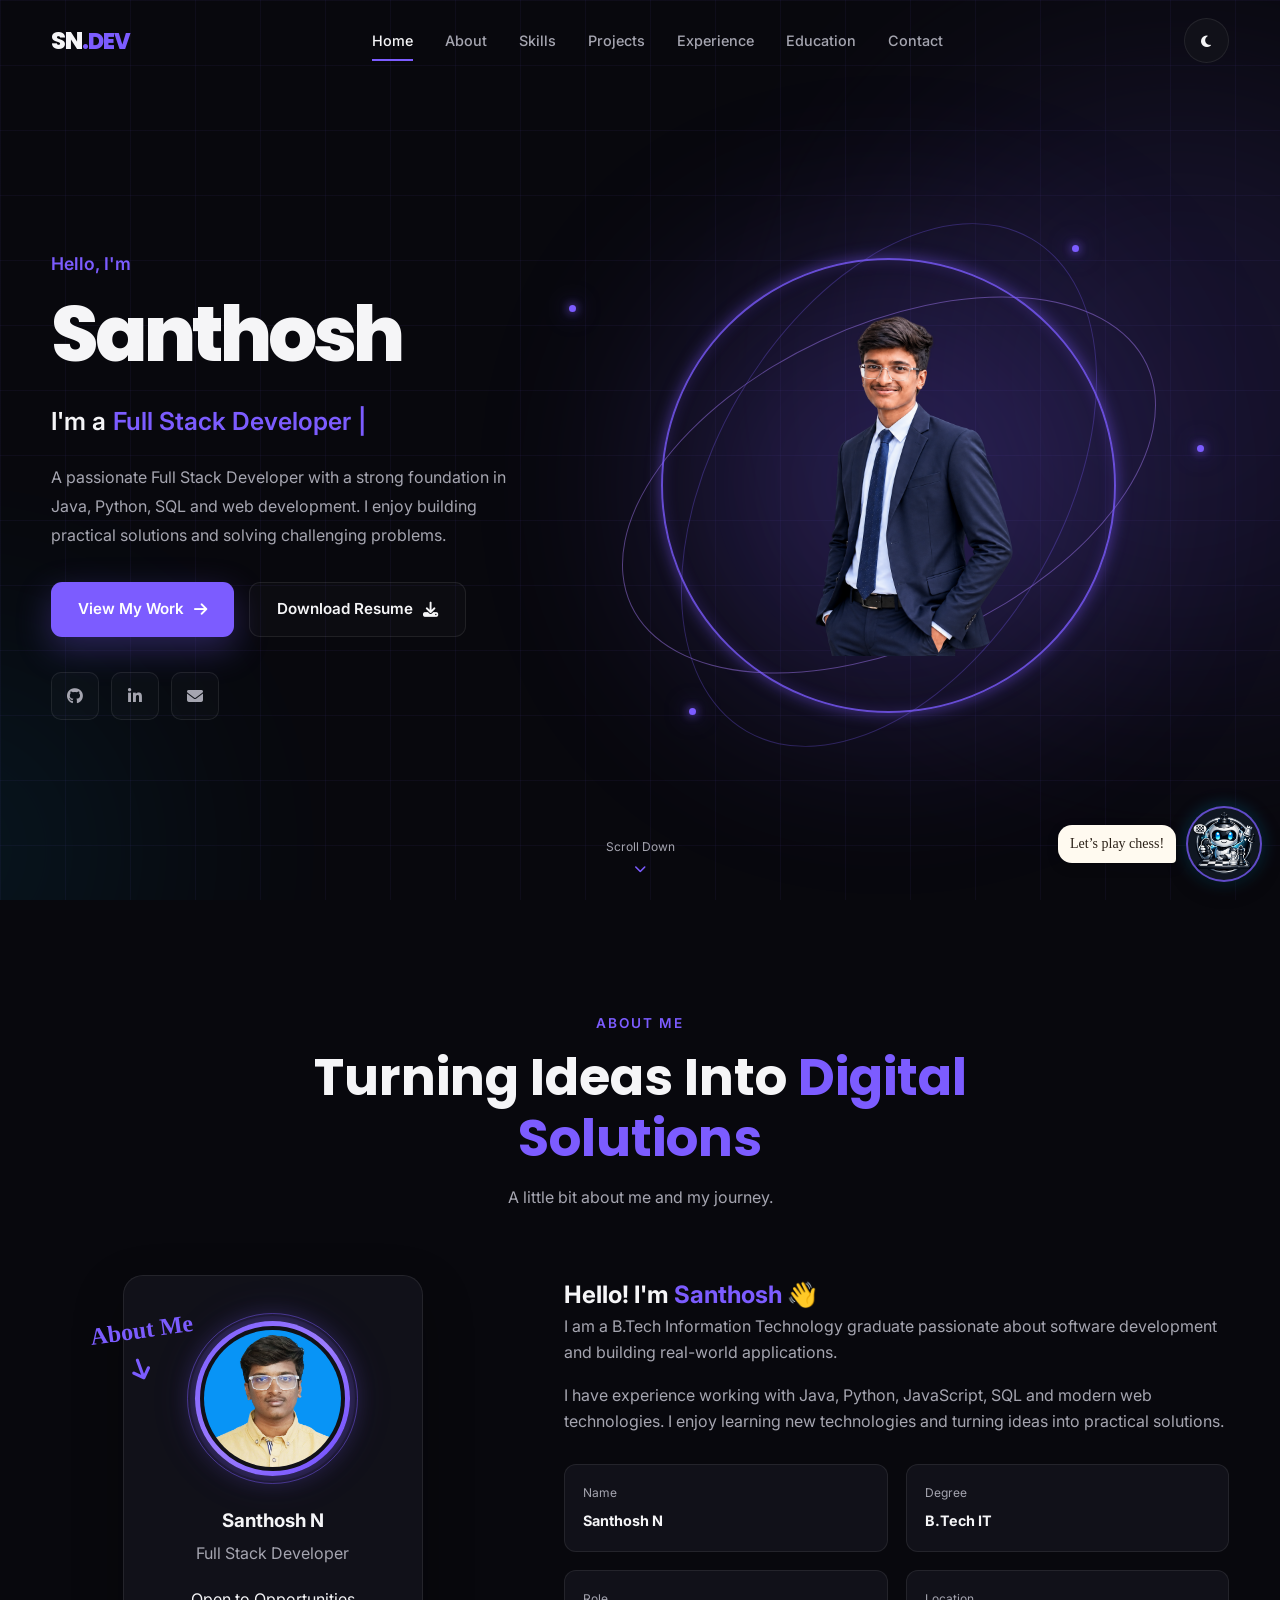
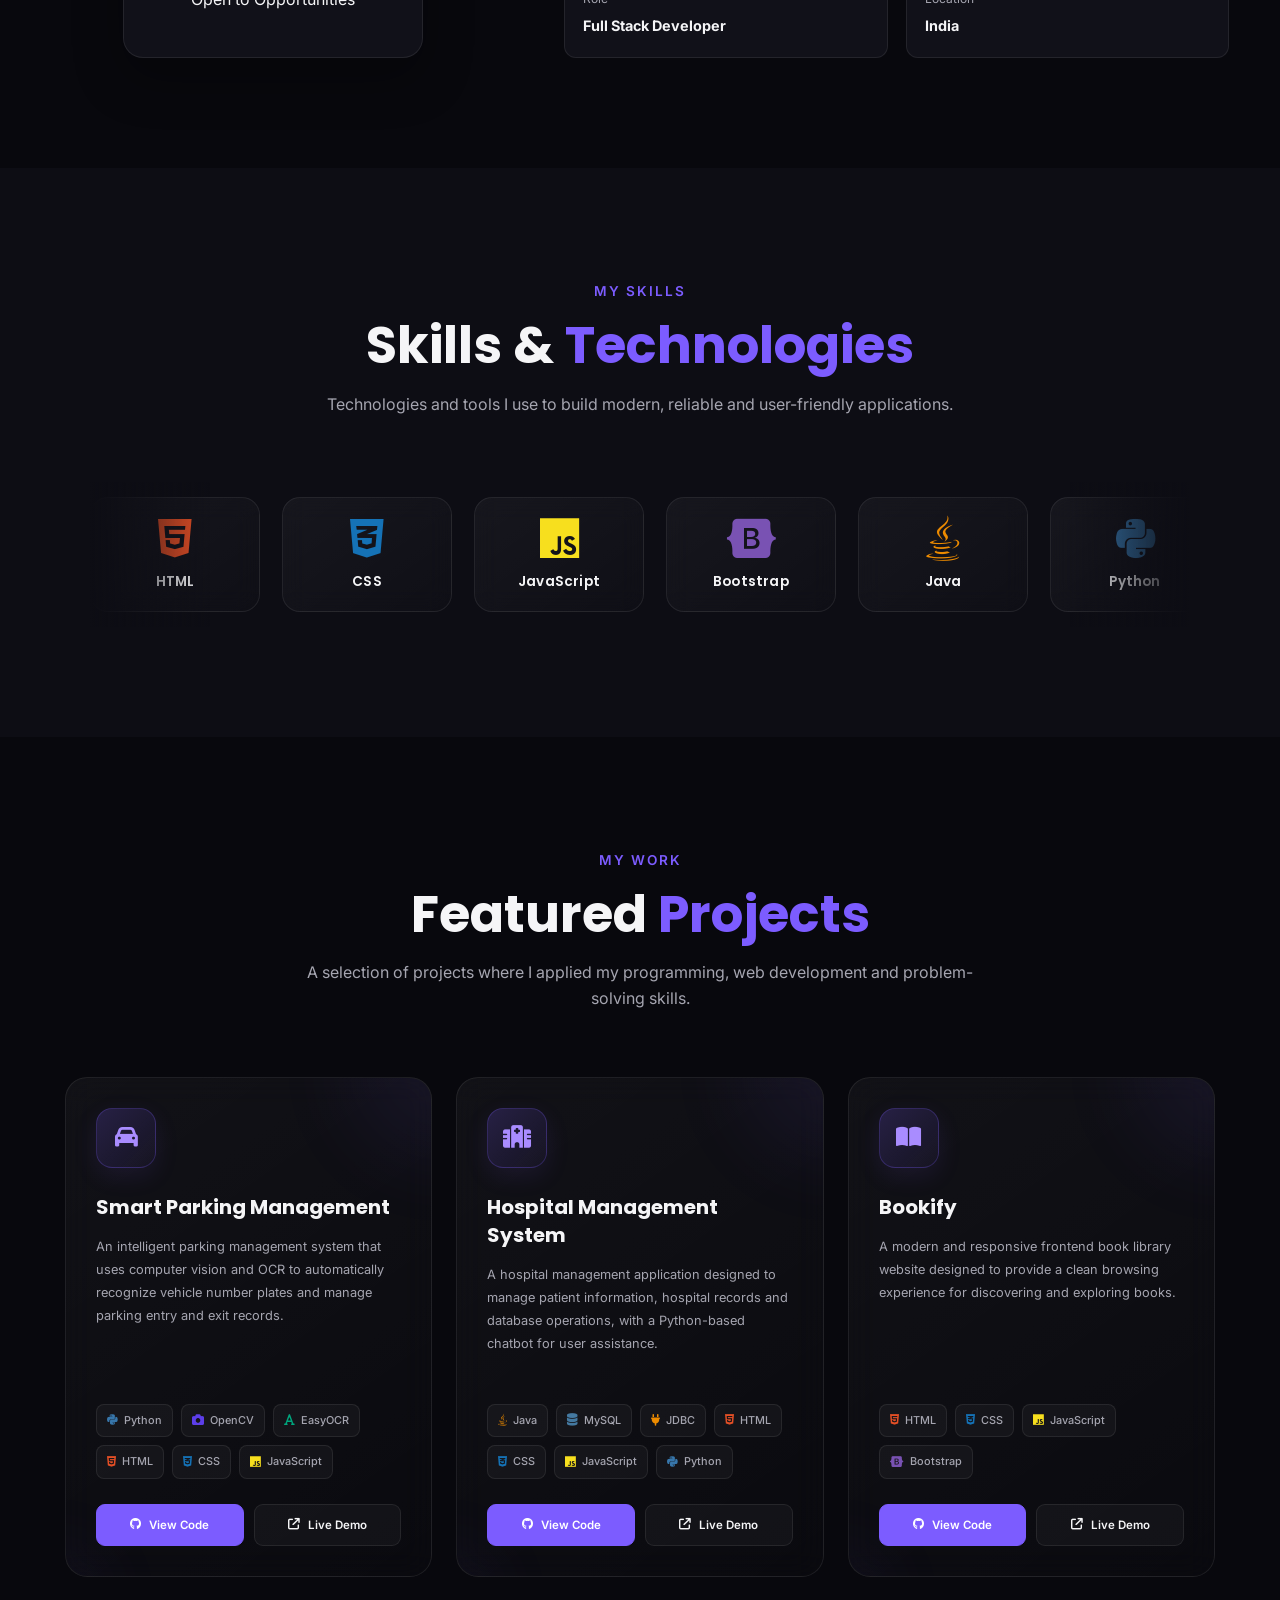
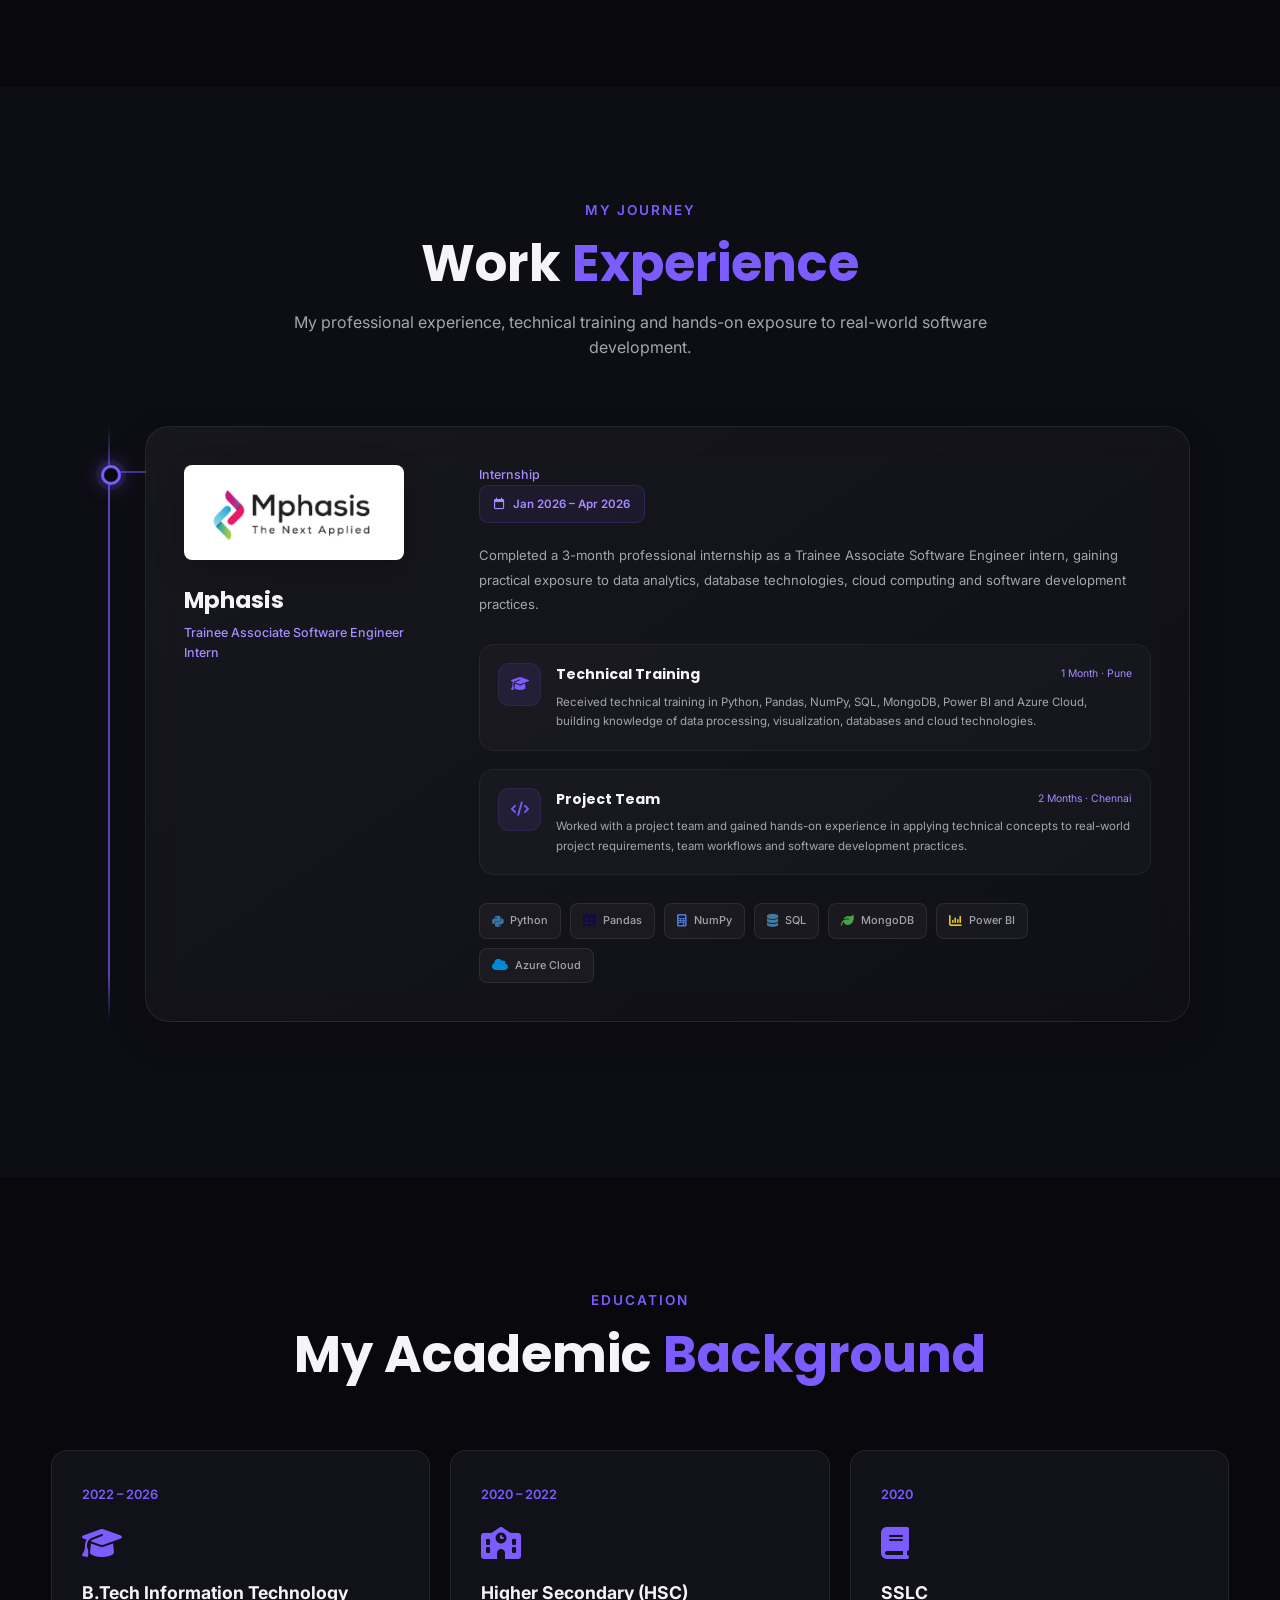
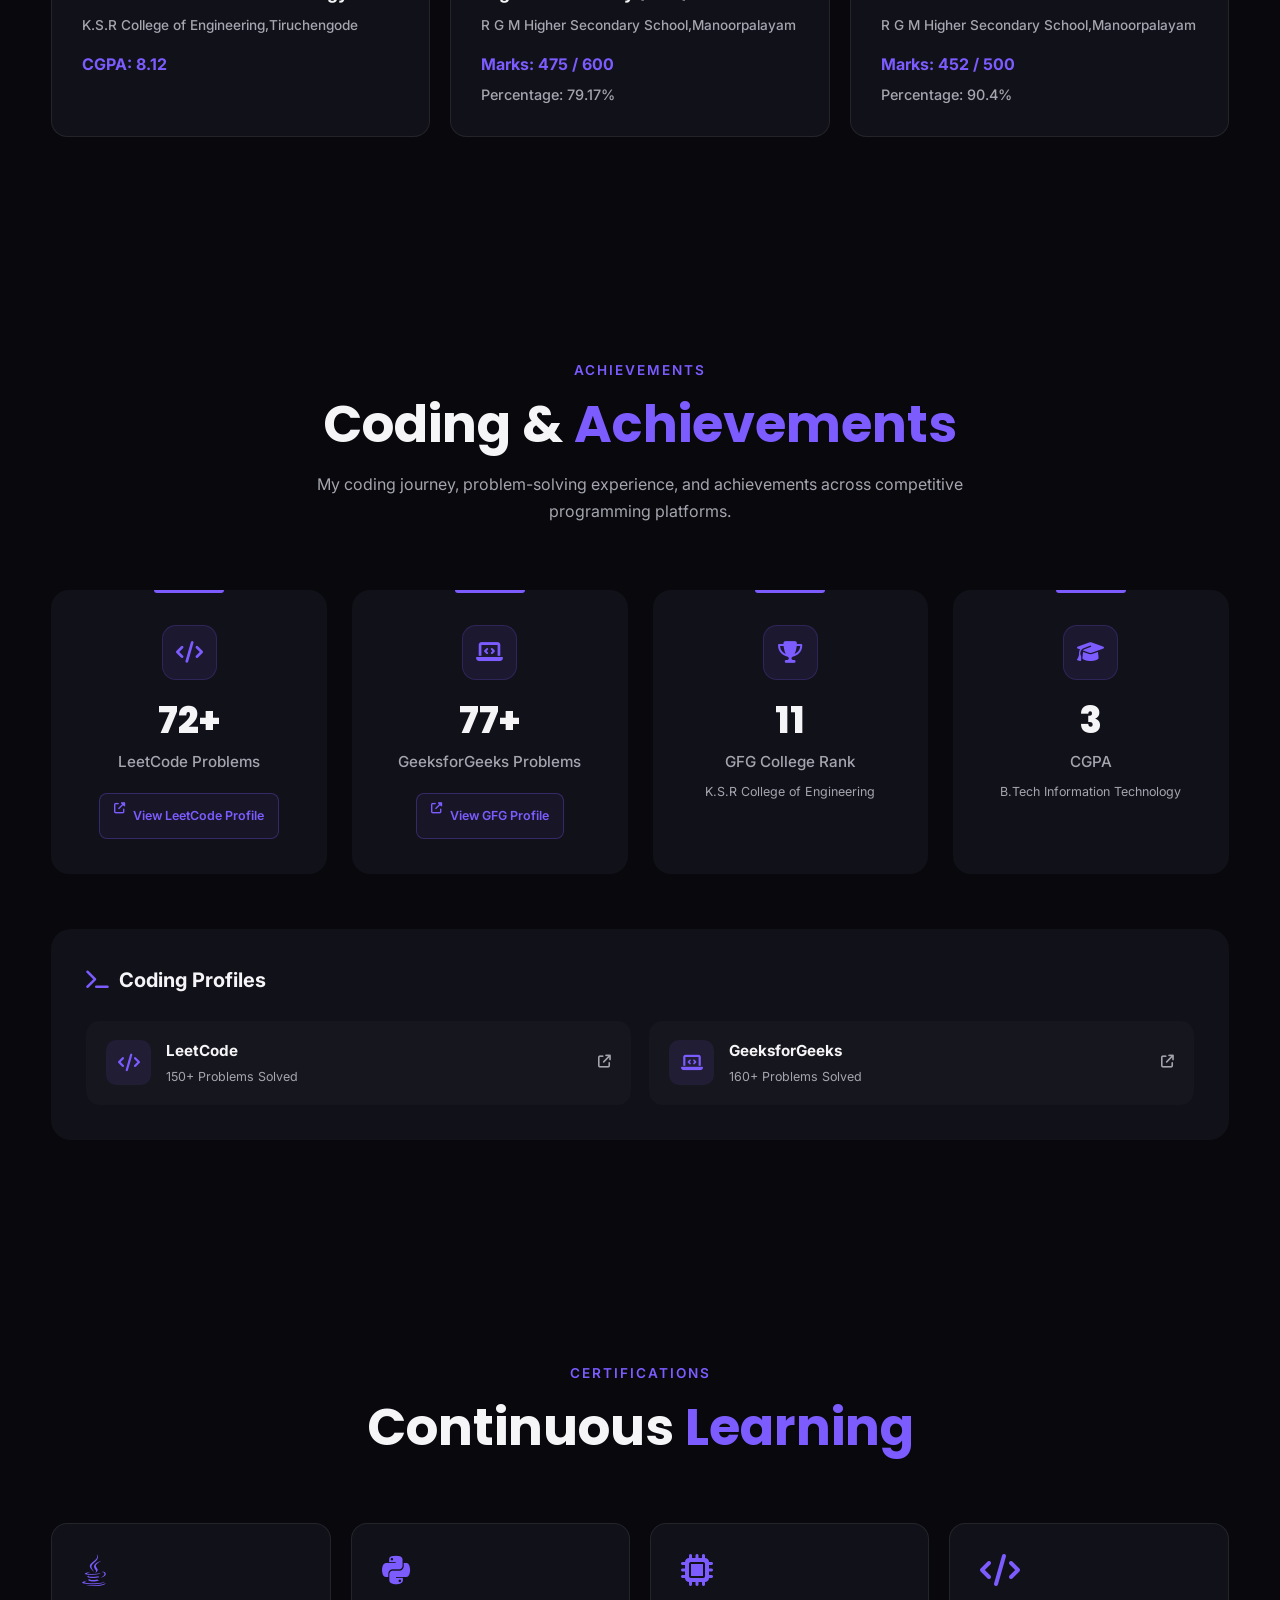
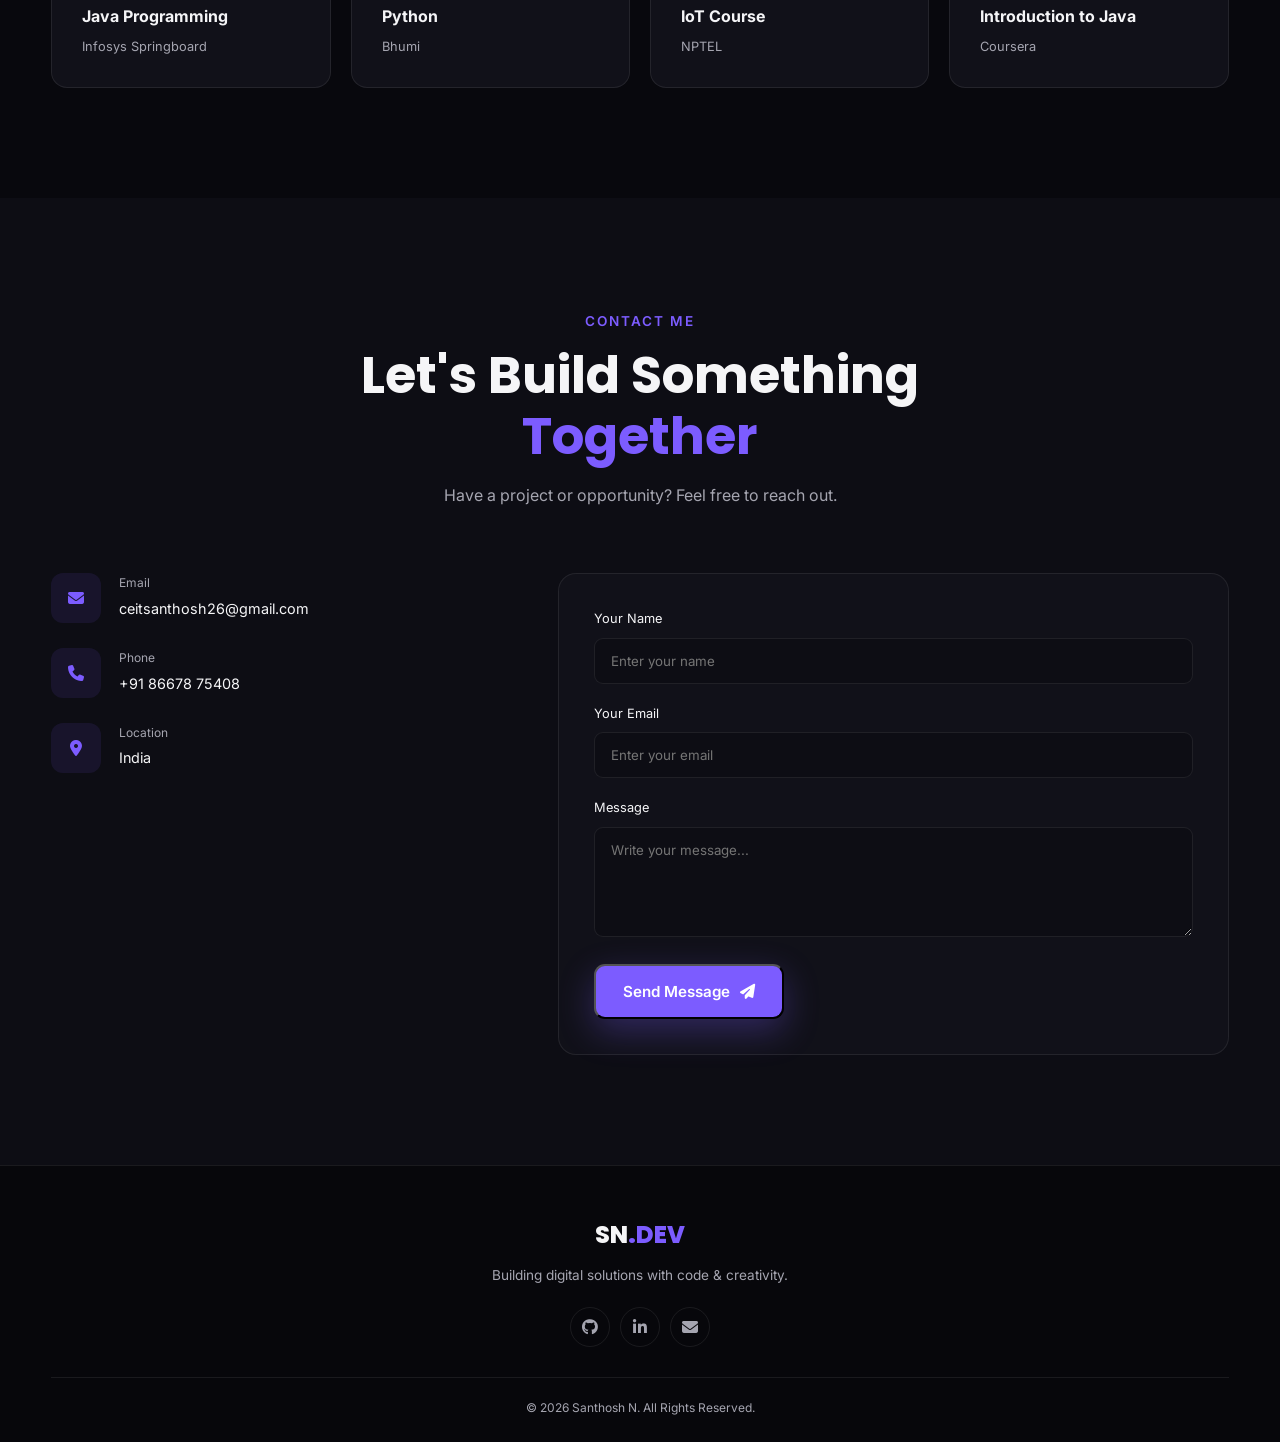
<file: index.html>
<!DOCTYPE html>
<html lang="en">

<head>
    <meta charset="UTF-8">
    
    <meta name="viewport"
          content="width=device-width, initial-scale=1.0">

    <!-- ================= SEO ================= -->

<title>Santhosh Dev | Full Stack Developer | Portfolio</title>

<meta name="description"
      content="Santhosh Dev (Santhosh N) is a Full Stack Developer from India specializing in Java, Python, JavaScript, SQL and modern web development. Explore his portfolio, projects, skills and experience.">

<meta name="keywords"
      content="Santhosh Dev, Santhosh N, Santhosh N developer, Santhosh Dev portfolio, Santhosh Full Stack Developer, Santhosh software developer, Full Stack Developer, Java Developer, Python Developer, Web Developer">

<meta name="author"
      content="Santhosh Dev">

<meta name="robots"
      content="index, follow">

<link rel="canonical"
      href="https://sn.is-a.dev/">

<!-- ================= OPEN GRAPH ================= -->

<meta property="og:type"
      content="website">

<meta property="og:title"
      content="Santhosh Dev | Full Stack Developer">

<meta property="og:description"
      content="Official portfolio of Santhosh Dev (Santhosh N), Full Stack Developer specializing in Java, Python, JavaScript, SQL and web development.">

<meta property="og:url"
      content="https://sn.is-a.dev/">

<meta property="og:site_name"
      content="Santhosh Dev Portfolio">

<!-- ================= TWITTER ================= -->

<meta name="twitter:card"
      content="summary_large_image">

<meta name="twitter:title"
      content="Santhosh Dev | Full Stack Developer">

<meta name="twitter:description"
      content="Official portfolio of Santhosh Dev (Santhosh N), Full Stack Developer from India.">

<!-- ================= END SEO ================= -->
 <!-- ================= PERSON STRUCTURED DATA ================= -->

<script type="application/ld+json">
{
  "@context": "https://schema.org",
  "@type": "Person",
  "name": "Santhosh Dev",
  "alternateName": "Santhosh N",
  "url": "https://sn.is-a.dev/",
  "jobTitle": "Full Stack Developer",
  "description": "Full Stack Developer specializing in Java, Python, JavaScript, SQL and modern web development.",
  "sameAs": [
    "https://github.com/N-SANTHOSH-Dev",
    "https://www.linkedin.com/in/santhosh-n-474422269/",
    "https://leetcode.com/u/santhosh_192004/",
    "https://www.geeksforgeeks.org/profile/ceitsanti77c"
  ],
  "knowsAbout": [
    "Full Stack Development",
    "Java",
    "Python",
    "JavaScript",
    "SQL",
    "Web Development",
    "Database Development",
    "Power BI",
    "Azure"
  ]
}
</script>

<!-- ================= END STRUCTURED DATA ================= -->
 <meta name="google-site-verification" content="x_hC-AsUGVdplAzcW-EBVG7EeS2JRo3RvLSJDAO2GO0" />

    <!-- Google Fonts -->
    <link rel="preconnect" href="https://fonts.googleapis.com">

    <link rel="preconnect"
          href="https://fonts.gstatic.com"
          crossorigin>

    <link href="https://fonts.googleapis.com/css2?family=Inter:wght@400;500;600;700;800&family=Poppins:wght@400;500;600;700;800&display=swap"
          rel="stylesheet">

    <!-- Font Awesome -->
    <link rel="stylesheet"
          href="https://cdnjs.cloudflare.com/ajax/libs/font-awesome/6.5.2/css/all.min.css">

    <!-- CSS -->
    <link rel="stylesheet" href="style.css">
</head>


<body>

    <!-- ================= PRELOADER ================= -->

    <div class="preloader" id="preloader">
        <div class="loader-logo">SN<span>.DEV</span></div>
        <div class="loader-line"></div>
    </div>


    <!-- ================= NAVBAR ================= -->
     <a href="chess.html" id="sandy-bot" aria-label="Play chess with Sandy">
  <span class="sb-bubble">Let’s play chess!</span>
  <span class="sb-icon"><img src="assets/chess bot icon.png" alt="Chess-playing bot mascot"></span>
</a>

    <header class="header" id="header">

        <div class="container nav-container">

            <!-- Logo -->
            <a href="#home" class="logo">
                <span>SN</span><em>.DEV</em>
            </a>


            <!-- Navigation -->
            <nav class="navbar" id="navbar">

                <a href="#home" class="nav-link active">
                    Home
                </a>

                <a href="#about" class="nav-link">
                    About
                </a>

                <a href="#skills" class="nav-link">
                    Skills
                </a>

                <a href="#projects" class="nav-link">
                    Projects
                </a>

                <a href="#experience" class="nav-link">
                    Experience
                </a>

                <a href="#education" class="nav-link">
                    Education
                </a>

                <a href="#contact" class="nav-link">
                    Contact
                </a>

            </nav>


            <!-- Theme Toggle -->
            <button class="theme-toggle"
                    id="theme-toggle"
                    aria-label="Toggle theme">

                <i class="fas fa-moon"></i>

            </button>


            <!-- Mobile Menu -->
            <button class="menu-toggle"
                    id="menu-toggle"
                    aria-label="Open menu">

                <span></span>
                <span></span>
                <span></span>

            </button>

        </div>

    </header>



    <!-- ================= HERO ================= -->

    <section id="home" class="hero">

        <div class="hero-bg">

            <div class="hero-grid"></div>

            <div class="hero-glow hero-glow-left"></div>

            <div class="hero-glow hero-glow-right"></div>

        </div>


        <div class="container hero-container">


            <!-- LEFT SIDE -->

            <div class="hero-content reveal">

                <div class="hero-greeting">
                    Hello, I'm
                </div>


                <h1>
                    Santhosh
                    <span></span>
                </h1>


                <div class="hero-role">

                    <span>I'm a</span>

                    <span id="typing-text">
                        Full Stack Developer
                    </span>

                    <span class="typing-cursor">|</span>

                </div>


                <p class="hero-description">

                    A passionate Full Stack Developer with a strong
                    foundation in Java, Python, SQL and web development.
                    I enjoy building practical solutions and solving
                    challenging problems.

                </p>


                <div class="hero-buttons">

                    <a href="#projects"
                       class="btn btn-primary">

                        View My Work

                        <i class="fas fa-arrow-right"></i>

                    </a>


                    <a href="assets/resume.pdf"
                       class="btn btn-outline"
                       download>

                        Download Resume

                        <i class="fas fa-download"></i>

                    </a>

                </div>


                <!-- Social -->

                <div class="hero-social">

                    <a href="https://github.com/N-SANTHOSN-Dev"
                       target="_blank"
                       rel="noopener noreferrer"
                       aria-label="GitHub">

                        <i class="fab fa-github"></i>

                    </a>


                    <a href="https://www.linkedin.com/in/santhosh-n-474422269/"
                       target="_blank"
                       rel="noopener noreferrer"
                       aria-label="LinkedIn">

                        <i class="fab fa-linkedin-in"></i>

                    </a>


                    <a href="mailto:ceitsanthosh26@gmail.com"
                       aria-label="Email">

                        <i class="fas fa-envelope"></i>

                    </a>

                </div>

            </div>



           <!-- ================= RIGHT SIDE PHOTO ================= -->

<div class="hero-visual reveal">

    <div class="photo-wrapper">

        <!-- Background Glow -->
        <div class="photo-glow"></div>


        <!-- Animated Purple Rings -->
        <div class="photo-orbit orbit-one"></div>
        <div class="photo-orbit orbit-two"></div>
        <div class="photo-orbit orbit-three"></div>


        <!-- Profile Photo -->
        <div class="profile-image-container">

            <img
                src="assets/photo.png"
                alt="Santhosh N - Full Stack Developer"
                class="profile-image"
            >

        </div>


        <!-- Floating Particles -->
        <span class="particle particle-one"></span>
        <span class="particle particle-two"></span>
        <span class="particle particle-three"></span>
        <span class="particle particle-four"></span>

    </div>

</div>

        </div>


        <!-- Scroll -->

        <a href="#about" class="scroll-down">

            <span>Scroll Down</span>

            <i class="fas fa-chevron-down"></i>

        </a>

    </section>



    <!-- ================= ABOUT ================= -->

    <section id="about" class="section">

        <div class="container">

            <div class="section-heading reveal">

                <span class="section-tag">
                    About Me
                </span>

                <h2>
                    Turning Ideas Into
                    <span>Digital Solutions</span>
                </h2>

                <p>
                    A little bit about me and my journey.
                </p>

            </div>


            <div class="about-grid">


                <div class="about-image reveal">

                    <div class="about-card">

    <div class="about-avatar">
        <img src="assets/image.jpeg" alt="Santhosh N">

        <div class="about-me-label">
            <span>About Me</span>
            <i class="fas fa-arrow-down"></i>
        </div>
    </div>

    <h3>Santhosh N</h3>

    <p>Full Stack Developer</p>

    <div class="availability">
        <span></span>
        Open to Opportunities
    </div>

</div>

                </div>



                <div class="about-content reveal">

                    <h2 class="hello-animation">
    Hello! I'm <span>Santhosh</span> <span class="wave">👋</span>
</h2>

                    <p>
                        I am a B.Tech Information Technology graduate
                        passionate about software development and
                        building real-world applications.
                    </p>

                    <p>
                        I have experience working with Java, Python,
                        JavaScript, SQL and modern web technologies.
                        I enjoy learning new technologies and turning
                        ideas into practical solutions.
                    </p>


                    <div class="about-info">

                        <div>
                            <span>Name</span>
                            <strong>Santhosh N</strong>
                        </div>

                        <div>
                            <span>Degree</span>
                            <strong>B.Tech IT</strong>
                        </div>

                        <div>
                            <span>Role</span>
                            <strong>Full Stack Developer</strong>
                        </div>

                        <div>
                            <span>Location</span>
                            <strong>India</strong>
                        </div>

                    </div>

                </div>

            </div>

        </div>

    </section>



    <!-- =========================
     SKILLS SECTION
========================= -->
<section class="section section-alt" id="skills">

    <div class="container">

        <div class="section-heading reveal">
            <span class="section-tag">My Skills</span>

            <h2>
                Skills & <span>Technologies</span>
            </h2>

            <p>
                Technologies and tools I use to build modern,
                reliable and user-friendly applications.
            </p>
        </div>


        <div class="skills-slider reveal">

            <div class="skills-track">

                <!-- HTML -->
                <div class="skill-slide">
                    <i class="fab fa-html5 html-icon"></i>
                    <span>HTML</span>
                </div>

                <!-- CSS -->
                <div class="skill-slide">
                    <i class="fab fa-css3-alt css-icon"></i>
                    <span>CSS</span>
                </div>

                <!-- JAVASCRIPT -->
                <div class="skill-slide">
                    <i class="fab fa-js js-icon"></i>
                    <span>JavaScript</span>
                </div>

                <!-- BOOTSTRAP -->
                <div class="skill-slide">
                    <i class="fab fa-bootstrap bootstrap-icon"></i>
                    <span>Bootstrap</span>
                </div>

                <!-- JAVA -->
                <div class="skill-slide">
                    <i class="fab fa-java java-icon"></i>
                    <span>Java</span>
                </div>

                <!-- PYTHON -->
                <div class="skill-slide">
                    <i class="fab fa-python python-icon"></i>
                    <span>Python</span>
                </div>

                <!-- SQL -->
                <div class="skill-slide">
                    <i class="fas fa-database sql-icon"></i>
                    <span>SQL</span>
                </div>

                <!-- POWER BI -->
                <div class="skill-slide">
                    <i class="fas fa-chart-column powerbi-icon"></i>
                    <span>Power BI</span>
                </div>

                <!-- POSTMAN -->
                <div class="skill-slide">
                    <i class="fas fa-paper-plane postman-icon"></i>
                    <span>Postman</span>
                </div>

                <!-- GIT -->
                <div class="skill-slide">
                    <i class="fab fa-git-alt git-icon"></i>
                    <span>Git</span>
                </div>

                <!-- GITHUB -->
                <div class="skill-slide">
                    <i class="fab fa-github github-icon"></i>
                    <span>GitHub</span>
                </div>

                <!-- VS CODE -->
                <div class="skill-slide">
                    <i class="fas fa-code vscode-icon"></i>
                    <span>VS Code</span>
                </div>


                <!-- DUPLICATE SET FOR SEAMLESS LOOP -->

                <div class="skill-slide">
                    <i class="fab fa-html5 html-icon"></i>
                    <span>HTML</span>
                </div>

                <div class="skill-slide">
                    <i class="fab fa-css3-alt css-icon"></i>
                    <span>CSS</span>
                </div>

                <div class="skill-slide">
                    <i class="fab fa-js js-icon"></i>
                    <span>JavaScript</span>
                </div>

                <div class="skill-slide">
                    <i class="fab fa-bootstrap bootstrap-icon"></i>
                    <span>Bootstrap</span>
                </div>

                <div class="skill-slide">
                    <i class="fab fa-java java-icon"></i>
                    <span>Java</span>
                </div>

                <div class="skill-slide">
                    <i class="fab fa-python python-icon"></i>
                    <span>Python</span>
                </div>

                <div class="skill-slide">
                    <i class="fas fa-database sql-icon"></i>
                    <span>SQL</span>
                </div>

                <div class="skill-slide">
                    <i class="fas fa-chart-column powerbi-icon"></i>
                    <span>Power BI</span>
                </div>

                <div class="skill-slide">
                    <i class="fas fa-paper-plane postman-icon"></i>
                    <span>Postman</span>
                </div>

                <div class="skill-slide">
                    <i class="fab fa-git-alt git-icon"></i>
                    <span>Git</span>
                </div>

                <div class="skill-slide">
                    <i class="fab fa-github github-icon"></i>
                    <span>GitHub</span>
                </div>

                <div class="skill-slide">
                    <i class="fas fa-code vscode-icon"></i>
                    <span>VS Code</span>
                </div>

            </div>

        </div>

    </div>

</section> 

<!-- =========================
     PROJECTS SECTION
========================= -->

<section class="section" id="projects">

    <div class="container">

        <!-- SECTION HEADING -->
        <div class="section-heading reveal">

            <span class="section-tag">
                My Work
            </span>

            <h2>
                Featured <span>Projects</span>
            </h2>

            <p>
                A selection of projects where I applied my
                programming, web development and problem-solving skills.
            </p>

        </div>


        <!-- =========================
             PROJECTS GRID
        ========================= -->

        <div class="projects-grid">


            <!-- =================================================
                 PROJECT 01
            ================================================== -->

            <article class="project-card reveal">

                <div class="project-icon">
                    <i class="fas fa-car"></i>
                </div>


                <div class="project-content">

                    <h3>
                        Smart Parking Management
                    </h3>


                    <p>
                        An intelligent parking management system that
                        uses computer vision and OCR to automatically
                        recognize vehicle number plates and manage
                        parking entry and exit records.
                    </p>


                    <!-- TECH STACK -->

                    <div class="project-tech">

                        <span class="tech-btn python">
                            <i class="fab fa-python"></i>
                            Python
                        </span>

                        <span class="tech-btn opencv">
                            <i class="fas fa-camera"></i>
                            OpenCV
                        </span>

                        <span class="tech-btn easyocr">
                            <i class="fas fa-font"></i>
                            EasyOCR
                        </span>

                        <span class="tech-btn html">
                            <i class="fab fa-html5"></i>
                            HTML
                        </span>

                        <span class="tech-btn css">
                            <i class="fab fa-css3-alt"></i>
                            CSS
                        </span>

                        <span class="tech-btn javascript">
                            <i class="fab fa-js"></i>
                            JavaScript
                        </span>

                    </div>


                    <!-- PROJECT ACTIONS -->

                    <div class="project-actions">

                        <!-- View Code -->

                        <button
                            type="button"
                            class="project-btn primary"
                            onclick="showProjectMessage('Smart Parking Management', 'code')">

                            <i class="fab fa-github"></i>

                            View Code

                        </button>


                        <!-- Live Demo -->

                        <button
                            type="button"
                            class="project-btn secondary"
                            onclick="showProjectMessage('Smart Parking Management', 'demo')">

                            <i class="fas fa-arrow-up-right-from-square"></i>

                            Live Demo

                        </button>

                    </div>

                </div>

            </article>



            <!-- =================================================
                 PROJECT 02
            ================================================== -->

            <article class="project-card reveal">

                <div class="project-icon">
                    <i class="fas fa-hospital"></i>
                </div>


                <div class="project-content">

                    <h3>
                        Hospital Management System
                    </h3>


                    <p>
                        A hospital management application designed
                        to manage patient information, hospital records
                        and database operations, with a Python-based
                        chatbot for user assistance.
                    </p>


                    <!-- TECH STACK -->

                    <div class="project-tech">

                        <span class="tech-btn java">
                            <i class="fab fa-java"></i>
                            Java
                        </span>

                        <span class="tech-btn mysql">
                            <i class="fas fa-database"></i>
                            MySQL
                        </span>

                        <span class="tech-btn jdbc">
                            <i class="fas fa-plug"></i>
                            JDBC
                        </span>

                        <span class="tech-btn html">
                            <i class="fab fa-html5"></i>
                            HTML
                        </span>

                        <span class="tech-btn css">
                            <i class="fab fa-css3-alt"></i>
                            CSS
                        </span>

                        <span class="tech-btn javascript">
                            <i class="fab fa-js"></i>
                            JavaScript
                        </span>

                        <span class="tech-btn python">
                            <i class="fab fa-python"></i>
                            Python
                        </span>

                    </div>


                    <!-- PROJECT ACTIONS -->

                    <div class="project-actions">

                        <!-- View Code -->

                        <button
                            type="button"
                            class="project-btn primary"
                            onclick="showProjectMessage('Hospital Management System', 'code')">

                            <i class="fab fa-github"></i>

                            View Code

                        </button>


                        <!-- Live Demo -->

                        <button
                            type="button"
                            class="project-btn secondary"
                            onclick="showProjectMessage('Hospital Management System', 'demo')">

                            <i class="fas fa-arrow-up-right-from-square"></i>

                            Live Demo

                        </button>

                    </div>

                </div>

            </article>



            <!-- =================================================
                 PROJECT 03
            ================================================== -->

            <article class="project-card reveal">

                <div class="project-icon">
                    <i class="fas fa-book-open"></i>
                </div>


                <div class="project-content">

                    <h3>
                        Bookify
                    </h3>


                    <p>
                        A modern and responsive frontend book library
                        website designed to provide a clean browsing
                        experience for discovering and exploring books.
                    </p>


                    <!-- TECH STACK -->

                    <div class="project-tech">

                        <span class="tech-btn html">
                            <i class="fab fa-html5"></i>
                            HTML
                        </span>

                        <span class="tech-btn css">
                            <i class="fab fa-css3-alt"></i>
                            CSS
                        </span>

                        <span class="tech-btn javascript">
                            <i class="fab fa-js"></i>
                            JavaScript
                        </span>

                        <span class="tech-btn bootstrap">
                            <i class="fab fa-bootstrap"></i>
                            Bootstrap
                        </span>

                    </div>


                    <!-- PROJECT ACTIONS -->

                    <div class="project-actions">

                        <!-- View Code -->

                        <button
                            type="button"
                            class="project-btn primary"
                            onclick="showProjectMessage('Bookify', 'code')">

                            <i class="fab fa-github"></i>

                            View Code

                        </button>


                        <!-- Live Demo -->

                        <button
                            type="button"
                            class="project-btn secondary"
                            onclick="showProjectMessage('Bookify', 'demo')">

                            <i class="fas fa-arrow-up-right-from-square"></i>

                            Live Demo

                        </button>

                    </div>

                </div>

            </article>


        </div>

    </div>


    <!-- =====================================================
         UNDER DEVELOPMENT MODAL
    ====================================================== -->

    <div
        class="project-modal"
        id="project-modal"
        aria-hidden="true">

        <div class="project-modal-overlay"
             onclick="closeProjectMessage()">
        </div>


        <div class="project-modal-box">

            <!-- Close -->

            <button
                type="button"
                class="project-modal-close"
                onclick="closeProjectMessage()"
                aria-label="Close">

                <i class="fas fa-xmark"></i>

            </button>


            <!-- Icon -->

            <div class="project-modal-icon">

                <i class="fas fa-code"></i>

            </div>


            <!-- Title -->

            <h3 id="project-modal-title">
                Project Under Development
            </h3>


            <!-- Message -->

            <p id="project-modal-message">

                This project is currently under development.
                Please try again later.

            </p>


            <!-- Button -->

            <button
                type="button"
                class="project-modal-button"
                onclick="closeProjectMessage()">

                <i class="fas fa-check"></i>

                Okay

            </button>

        </div>

    </div>

</section>

    <!-- =========================
     EXPERIENCE SECTION
========================= -->
<section class="section section-alt" id="experience">

    <div class="container">

        <!-- SECTION HEADING -->
        <div class="section-heading reveal">

            <span class="section-tag">My Journey</span>

            <h2>
                Work <span>Experience</span>
            </h2>

            <p>
                My professional experience, technical training and
                hands-on exposure to real-world software development.
            </p>

        </div>


        <!-- EXPERIENCE -->
        <div class="experience-wrapper reveal">

            <div class="experience-card">

                <!-- =========================================
                     LEFT SIDE
                ========================================== -->
                <div class="experience-left">

                    <div class="company-logo">
    <img src="assets/Screenshot 2026-09-04 214704.png" alt="Mphasis Logo">
</div>

                    <div class="experience-company">

                        <h3>Mphasis</h3>

                        <span>
                            Trainee Associate Software Engineer Intern
                        </span>

                    </div>

                </div>


                <!-- =========================================
                     RIGHT SIDE
                ========================================== -->
                <div class="experience-right">
                    <div class="experience-company">


                        <span>
                            Internship
                        </span>

                    </div>
                    <!-- DATE -->
                    <div class="experience-date">

                        <i class="far fa-calendar"></i>

                        Jan 2026 – Apr 2026

                    </div>


                    <!-- DESCRIPTION -->
                    <p class="experience-description">

                        Completed a 3-month professional internship as
                        a Trainee Associate Software Engineer intern, gaining
                        practical exposure to data analytics, database
                        technologies, cloud computing and software
                        development practices.

                    </p>


                    <!-- =====================================
                         EXPERIENCE PHASES
                    ====================================== -->
                    <div class="experience-phases">


                        <!-- TRAINING -->
                        <div class="experience-phase">

                            <div class="phase-icon">

                                <i class="fas fa-graduation-cap"></i>

                            </div>


                            <div class="phase-content">

                                <div class="phase-heading">

                                    <h4>
                                        Technical Training
                                    </h4>

                                    <span>
                                        1 Month · Pune
                                    </span>

                                </div>


                                <p>

                                    Received technical training in
                                    Python, Pandas, NumPy, SQL, MongoDB,
                                    Power BI and Azure Cloud, building
                                    knowledge of data processing,
                                    visualization, databases and cloud
                                    technologies.

                                </p>

                            </div>

                        </div>


                        <!-- PROJECT TEAM -->
                        <div class="experience-phase">

                            <div class="phase-icon">

                                <i class="fas fa-code"></i>

                            </div>


                            <div class="phase-content">

                                <div class="phase-heading">

                                    <h4>
                                        Project Team
                                    </h4>

                                    <span>
                                        2 Months · Chennai
                                    </span>

                                </div>


                                <p>

                                    Worked with a project team and
                                    gained hands-on experience in
                                    applying technical concepts to
                                    real-world project requirements,
                                    team workflows and software
                                    development practices.

                                </p>

                            </div>

                        </div>

                    </div>


                    <!-- =====================================
                         TECHNOLOGIES
                    ====================================== -->
                    <div class="experience-tech">

                        <!-- Python -->
                        <span>
                            <i class="fab fa-python"></i>
                            Python
                        </span>


                        <!-- Pandas -->
                        <span>
                            <i class="fas fa-table"></i>
                            Pandas
                        </span>


                        <!-- NumPy -->
                        <span>
                            <i class="fas fa-calculator"></i>
                            NumPy
                        </span>


                        <!-- SQL -->
                        <span>
                            <i class="fas fa-database"></i>
                            SQL
                        </span>


                        <!-- MongoDB -->
                        <span>
                            <i class="fas fa-leaf"></i>
                            MongoDB
                        </span>


                        <!-- Power BI -->
                        <span>
                            <i class="fas fa-chart-column"></i>
                            Power BI
                        </span>


                        <!-- Azure -->
                        <span>
                            <i class="fas fa-cloud"></i>
                            Azure Cloud
                        </span>

                    </div>

                </div>

            </div>

        </div>

    </div>

</section>


   <!-- ================= EDUCATION ================= -->

<section id="education" class="section">

    <div class="container">

        <!-- Section Heading -->
        <div class="section-heading reveal">

            <span class="section-tag">
                Education
            </span>

            <h2>
                My Academic
                <span>Background</span>
            </h2>

        </div>


        <!-- Education Cards -->
        <div class="education-grid">


            <!-- B.Tech -->
            <div class="education-card reveal">

                <span class="education-year">
                    2022 – 2026
                </span>

                <i class="fas fa-graduation-cap"></i>

                <h3>
                    B.Tech Information Technology
                </h3>

                <h4>
                    K.S.R College of Engineering,Tiruchengode
                </h4>

                <strong>
                    CGPA: 8.12
                </strong>

            </div>


            <!-- HSC -->
            <div class="education-card reveal">

                <span class="education-year">
                    2020 – 2022
                </span>

                <i class="fas fa-school"></i>

                <h3>
                    Higher Secondary (HSC)
                </h3>

                <h4>
                    R G M Higher Secondary School,Manoorpalayam
                </h4>

                <strong>
                    Marks: 475 / 600
                </strong>

                <p class="education-percentage">
                    Percentage: 79.17%
                </p>

            </div>


            <!-- SSLC -->
            <div class="education-card reveal">

                <span class="education-year">
                    2020
                </span>

                <i class="fas fa-book"></i>

                <h3>
                    SSLC
                </h3>

                <h4>
                    R G M Higher Secondary School,Manoorpalayam
                </h4>

                <strong>
                    Marks: 452 / 500
                </strong>

                <p class="education-percentage">
                    Percentage: 90.4%
                </p>

            </div>


        </div>

    </div>

</section>


<!-- ================= ACHIEVEMENTS ================= -->

<section id="achievements" class="section">

    <div class="container">

        <!-- Section Heading -->
        <div class="section-heading reveal">

            <span class="section-tag">
                Achievements
            </span>

            <h2>
                Coding & <span>Achievements</span>
            </h2>

            <p>
                My coding journey, problem-solving experience,
                and achievements across competitive programming platforms.
            </p>

        </div>


        <!-- Achievement Stats -->
        <div class="stats-grid">


            <!-- ================= LEETCODE ================= -->

            <div class="stat-card reveal">

                <i class="fas fa-code"></i>

                <h3>
                    <span class="counter"
                          data-target="150">
                        0
                    </span>+
                </h3>

                <p>
                    LeetCode Problems
                </p>

                <a href="https://leetcode.com/u/santhosh_192004/"
                   target="_blank"
                   rel="noopener noreferrer"
                   class="achievement-link">

                    <i class="fas fa-external-link-alt"></i>

                    View LeetCode Profile

                </a>

            </div>


            <!-- ================= GEEKSFORGEEKS ================= -->

            <div class="stat-card reveal">

                <i class="fas fa-laptop-code"></i>

                <h3>
                    <span class="counter"
                          data-target="160">
                        0
                    </span>+
                </h3>

                <p>
                    GeeksforGeeks Problems
                </p>

                <a href="https://www.geeksforgeeks.org/profile/ceitsanti77c"
                   target="_blank"
                   rel="noopener noreferrer"
                   class="achievement-link">

                    <i class="fas fa-external-link-alt"></i>

                    View GFG Profile

                </a>

            </div>


            <!-- ================= GFG COLLEGE RANK ================= -->

            <div class="stat-card reveal">

                <i class="fas fa-trophy"></i>

                <h3>
                    <span class="counter"
                          data-target="23">
                        0
                    </span>
                </h3>

                <p>
                    GFG College Rank
                </p>

                <span class="achievement-subtext">
                    K.S.R College of Engineering
                </span>

            </div>


            <!-- ================= CGPA ================= -->

            <div class="stat-card reveal">

                <i class="fas fa-graduation-cap"></i>

                <h3>
                    <span class="counter"
                          data-target="8.12">
                        0
                    </span>
                </h3>

                <p>
                    CGPA
                </p>

                <span class="achievement-subtext">
                    B.Tech Information Technology
                </span>

            </div>


        </div>


        <!-- ================= CODING PROFILES ================= -->

        <div class="coding-profiles reveal">

            <h3>
                <i class="fas fa-terminal"></i>
                Coding Profiles
            </h3>

            <div class="profile-links">


                <!-- LeetCode -->
                <a href="https://leetcode.com/u/santhosh_192004/"
                   target="_blank"
                   rel="noopener noreferrer"
                   class="coding-profile">

                    <i class="fas fa-code"></i>

                    <span>
                        <strong>LeetCode</strong>
                        <small>150+ Problems Solved</small>
                    </span>

                    <i class="fas fa-arrow-up-right-from-square profile-arrow"></i>

                </a>


                <!-- GeeksforGeeks -->
                <a href="https://www.geeksforgeeks.org/profile/ceitsanti77c"
                   target="_blank"
                   rel="noopener noreferrer"
                   class="coding-profile">

                    <i class="fas fa-laptop-code"></i>

                    <span>
                        <strong>GeeksforGeeks</strong>
                        <small>160+ Problems Solved</small>
                    </span>

                    <i class="fas fa-arrow-up-right-from-square profile-arrow"></i>

                </a>


            </div>

        </div>

    </div>

</section>



    <!-- ================= CERTIFICATIONS ================= -->

    <section id="certifications" class="section">

        <div class="container">

            <div class="section-heading reveal">

                <span class="section-tag">
                    Certifications
                </span>

                <h2>
                    Continuous
                    <span>Learning</span>
                </h2>

            </div>


            <div class="certifications-grid">


                <div class="cert-card reveal">

                    <i class="fab fa-java"></i>

                    <h3>
                        Java Programming
                    </h3>

                    <p>
                        Infosys Springboard
                    </p>

                </div>


                <div class="cert-card reveal">

                    <i class="fab fa-python"></i>

                    <h3>
                        Python
                    </h3>

                    <p>
                        Bhumi
                    </p>

                </div>


                <div class="cert-card reveal">

                    <i class="fas fa-microchip"></i>

                    <h3>
                        IoT Course
                    </h3>

                    <p>
                        NPTEL
                    </p>

                </div>


                <div class="cert-card reveal">

                    <i class="fas fa-code"></i>

                    <h3>
                        Introduction to Java
                    </h3>

                    <p>
                        Coursera
                    </p>

                </div>

            </div>

        </div>

    </section>



    <!-- ================= CONTACT ================= -->

    <section id="contact" class="section section-alt">

        <div class="container">

            <div class="section-heading reveal">

                <span class="section-tag">
                    Contact Me
                </span>

                <h2>
                    Let's Build Something
                    <span>Together</span>
                </h2>

                <p>
                    Have a project or opportunity?
                    Feel free to reach out.
                </p>

            </div>


            <div class="contact-grid">


                <div class="contact-info reveal">

                    <div class="contact-item">

                        <div class="contact-icon">
                            <i class="fas fa-envelope"></i>
                        </div>

                        <div>
                            <span>Email</span>

                            <a href="mailto:ceitsanthosh26@gmail.com">
                                ceitsanthosh26@gmail.com
                            </a>
                        </div>

                    </div>


                    <div class="contact-item">

                        <div class="contact-icon">
                            <i class="fas fa-phone"></i>
                        </div>

                        <div>
                            <span>Phone</span>

                            <a href="tel:+918667875408">
                                +91 86678 75408
                            </a>
                        </div>

                    </div>


                    <div class="contact-item">

                        <div class="contact-icon">
                            <i class="fas fa-location-dot"></i>
                        </div>

                        <div>
                            <span>Location</span>

                            <p>India</p>
                        </div>

                    </div>

                </div>



                <!-- Contact Form -->
<form class="contact-form reveal"
      id="contact-form">

    <!-- Web3Forms Access Key -->
    <input type="hidden"
           name="access_key"
           value="0b2ddd9b-011a-4832-90ac-89ed7f7a860b">

    <!-- Subject of email you receive -->
    <input type="hidden"
           name="subject"
           value="New Portfolio Contact Message">

    <!-- From name -->
    <input type="hidden"
           name="from_name"
           value="Santhosh N Portfolio">


    <!-- Name -->
    <div class="form-group">

        <label for="name">
            Your Name
        </label>

        <input
            type="text"
            id="name"
            name="name"
            placeholder="Enter your name"
            required
        >

    </div>


    <!-- Email -->
    <div class="form-group">

        <label for="email">
            Your Email
        </label>

        <input
            type="email"
            id="email"
            name="email"
            placeholder="Enter your email"
            required
        >

    </div>


    <!-- Message -->
    <div class="form-group">

        <label for="message">
            Message
        </label>

        <textarea
            id="message"
            name="message"
            rows="5"
            placeholder="Write your message..."
            required
        ></textarea>

    </div>


    <!-- Success/Error Message -->
    <div id="form-status"
         class="form-status"
         aria-live="polite">
    </div>


    <!-- Submit -->
    <button type="submit"
            class="btn btn-primary"
            id="submit-btn">

        <span id="submit-text">
            Send Message
        </span>

        <i class="fas fa-paper-plane"
           id="submit-icon"></i>

    </button>

</form>

            </div>

        </div>

    </section>



    <!-- ================= FOOTER ================= -->

    <footer class="footer">

        <div class="container footer-container">

            <div class="footer-logo">
                SN<span>.DEV</span>
            </div>

            <p>
                Building digital solutions with code & creativity.
            </p>

            <div class="footer-social">

                <a href="https://github.com/N-SANTHOSH-Dev"
                   target="_blank"
                   rel="noopener noreferrer">

                    <i class="fab fa-github"></i>

                </a>

                <a href="https://www.linkedin.com/in/santhosh-n-474422269/"
                   target="_blank"
                   rel="noopener noreferrer">

                    <i class="fab fa-linkedin-in"></i>

                </a>

                <a href="mailto:ceitsanthosh26@gmail.com">

                    <i class="fas fa-envelope"></i>

                </a>

            </div>

            <div class="footer-bottom">

                <p>
                    © <span id="current-year"></span>
                    Santhosh N. All Rights Reserved.
                </p>

            </div>

        </div>

    </footer>



    <!-- Scroll To Top -->

    <button class="scroll-top"
            id="scroll-top"
            aria-label="Scroll to top">

        <i class="fas fa-arrow-up"></i>

    </button>


    <!-- JavaScript -->
    <script src="script.js"></script>

</body>

</html>
</file>
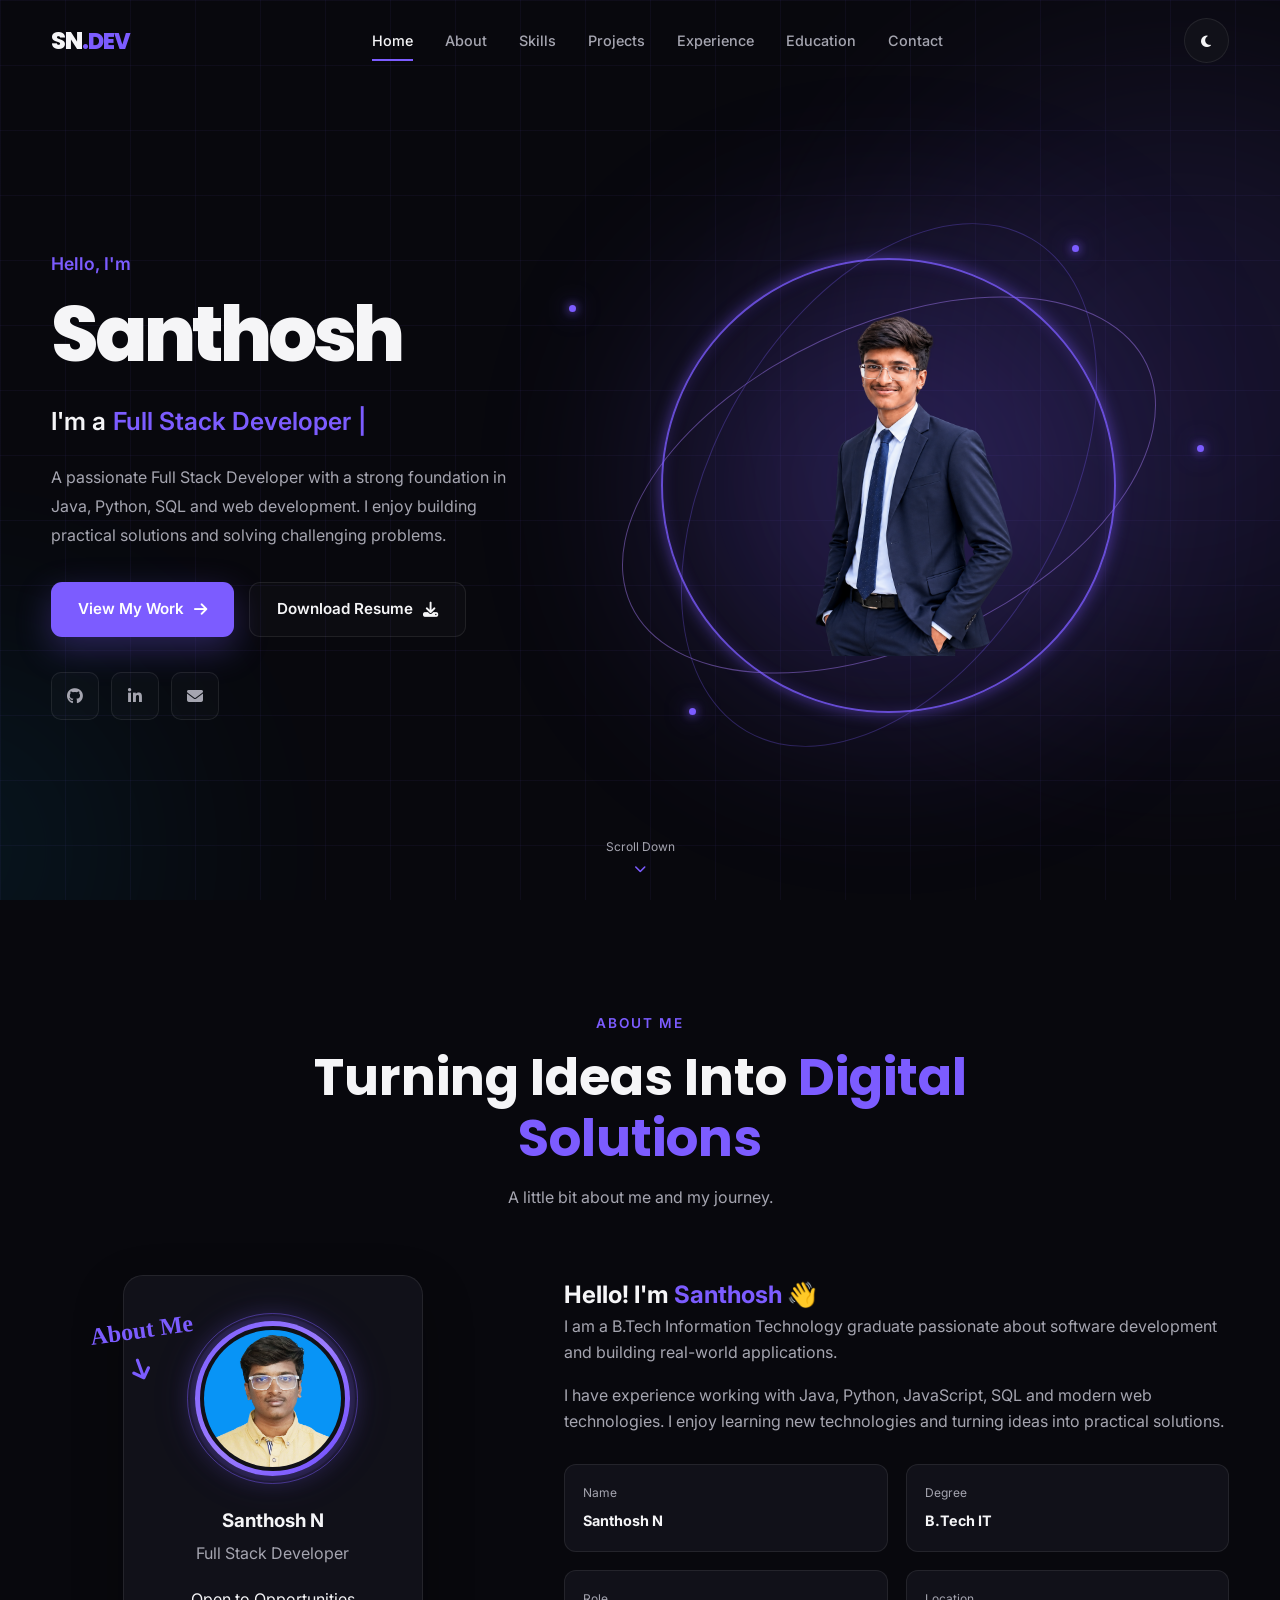
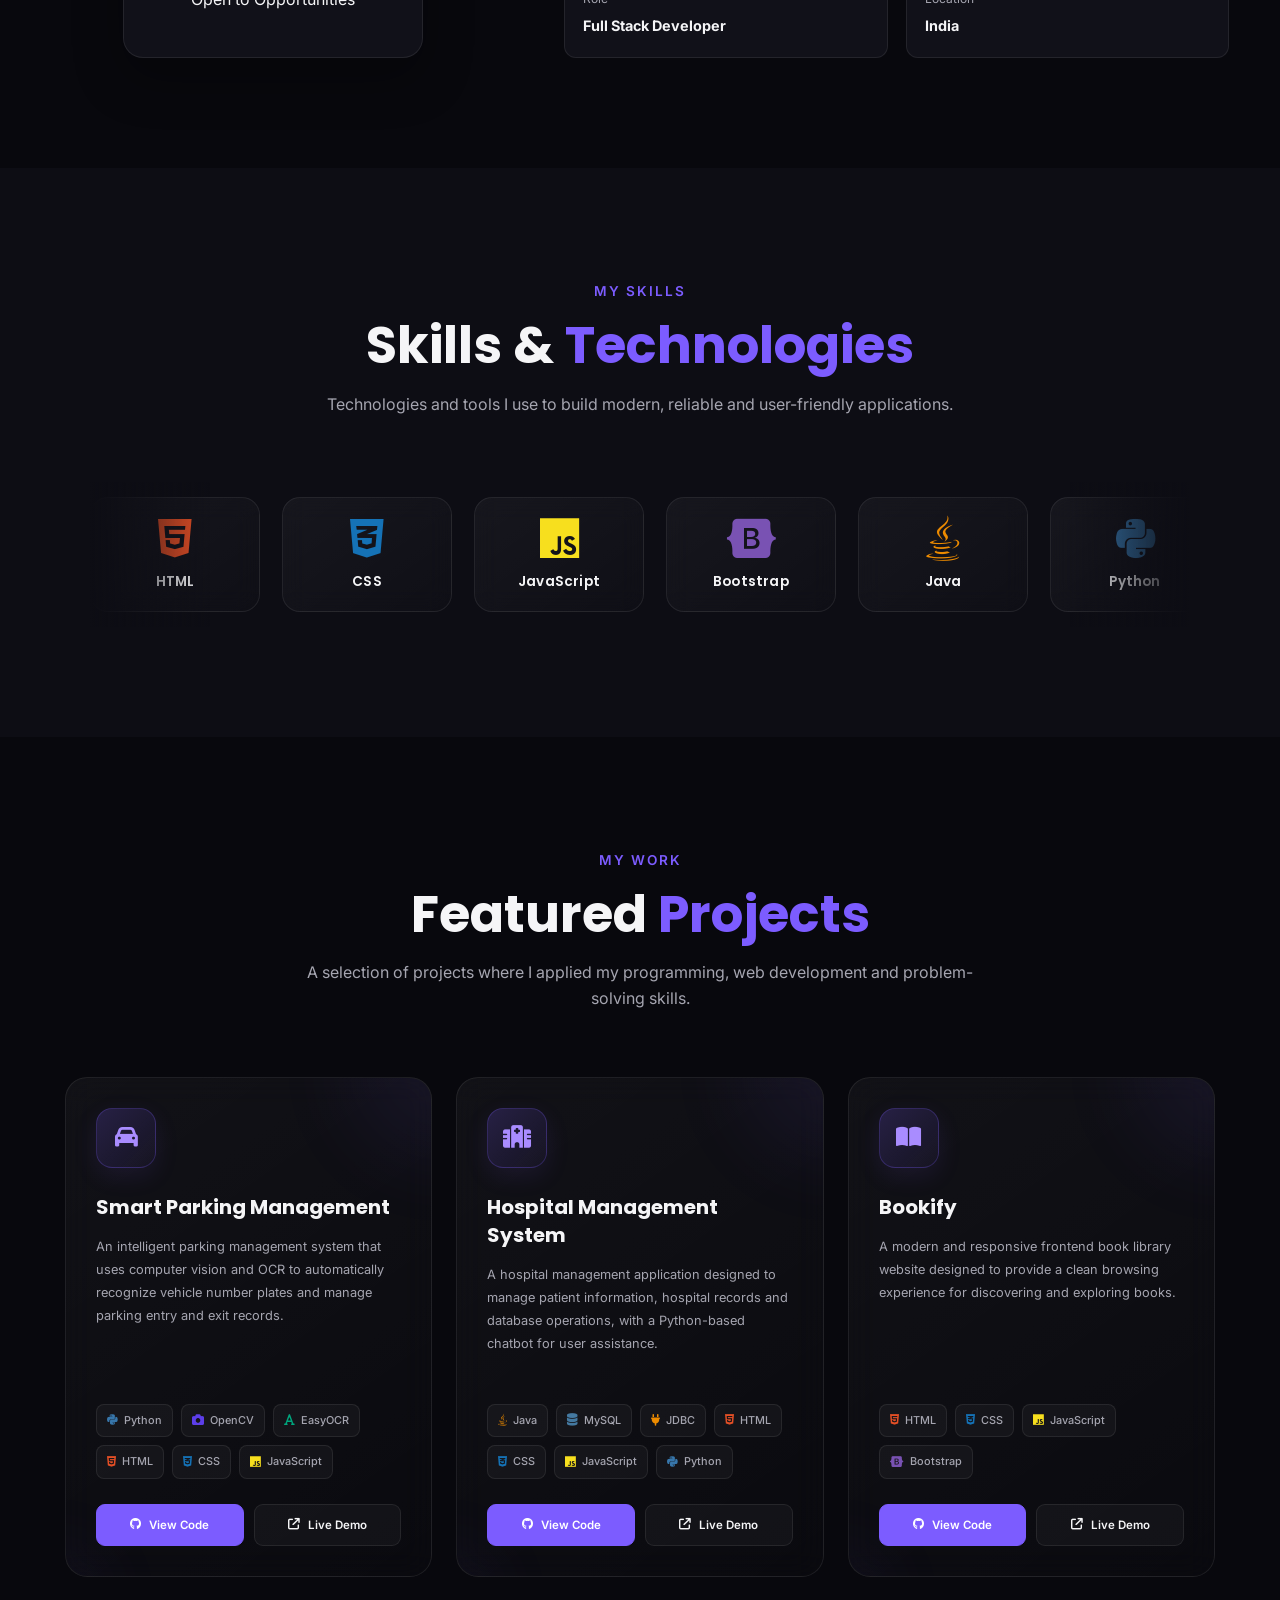
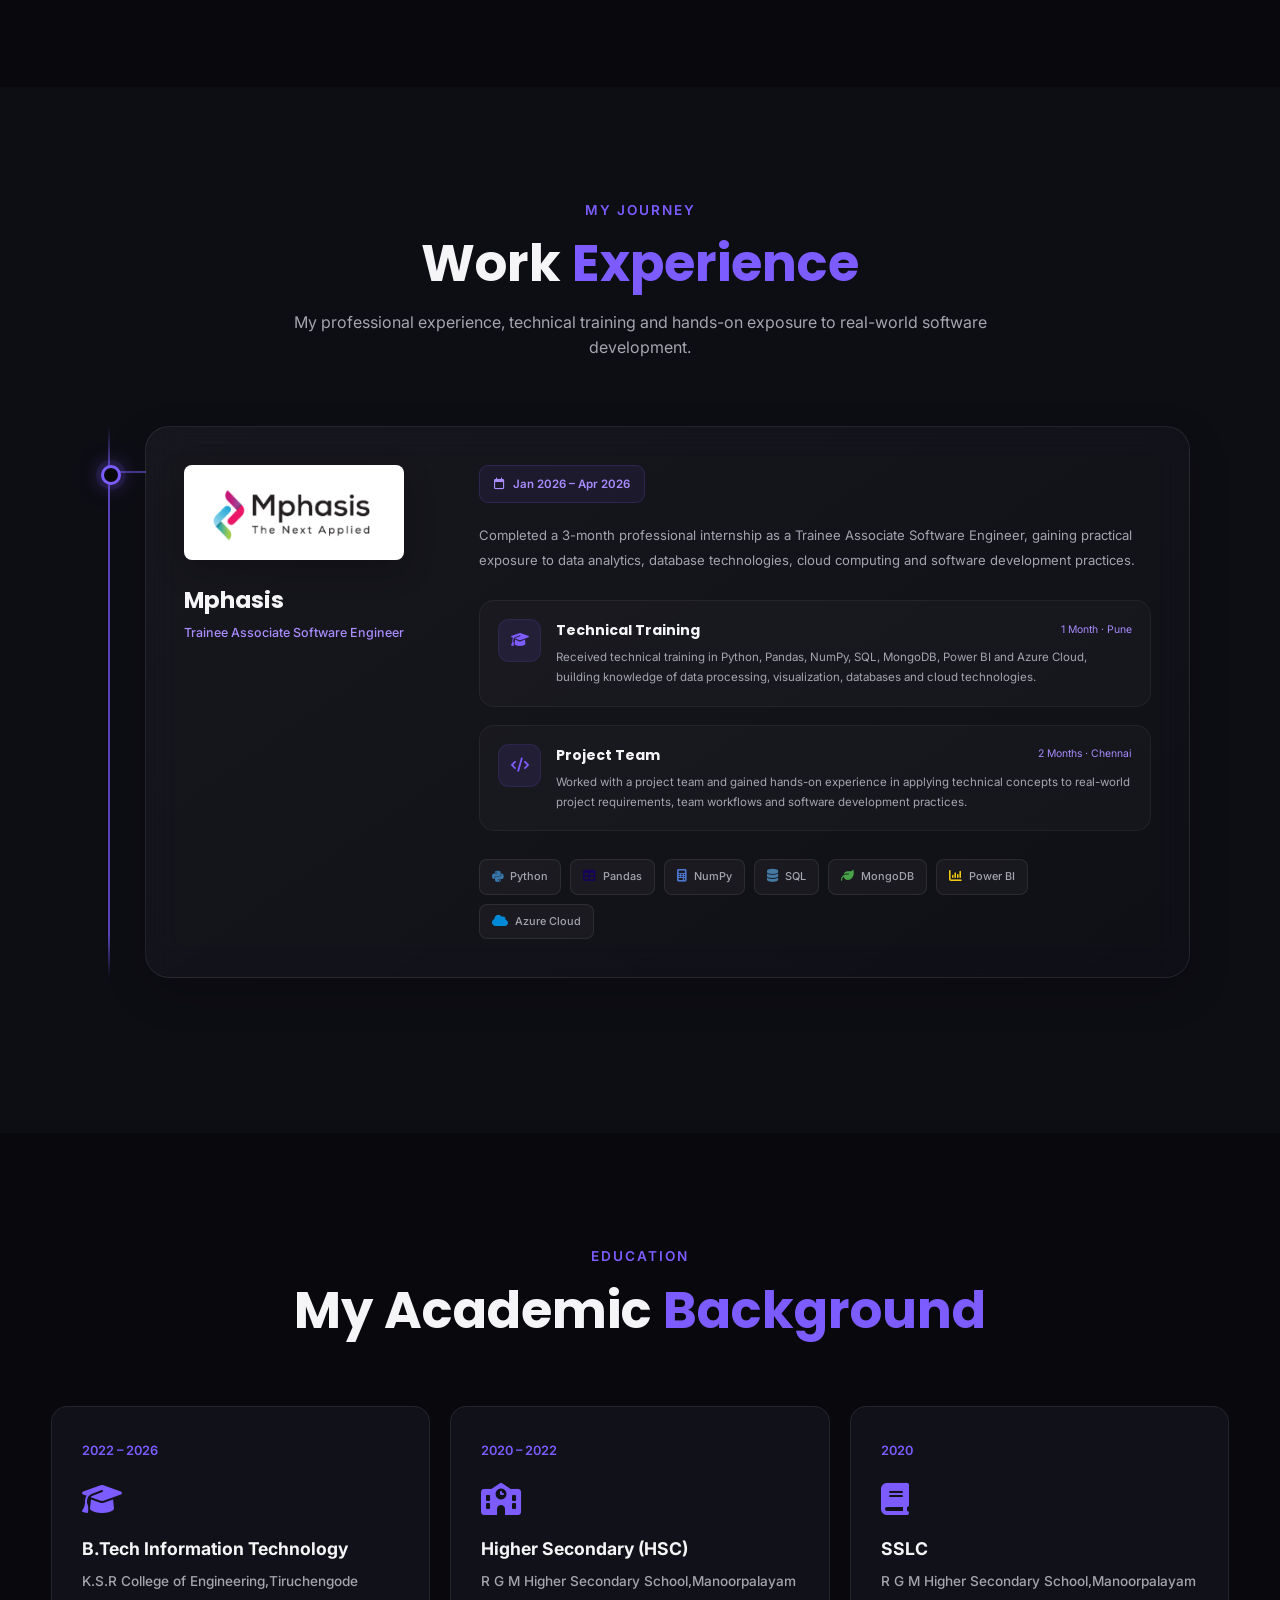
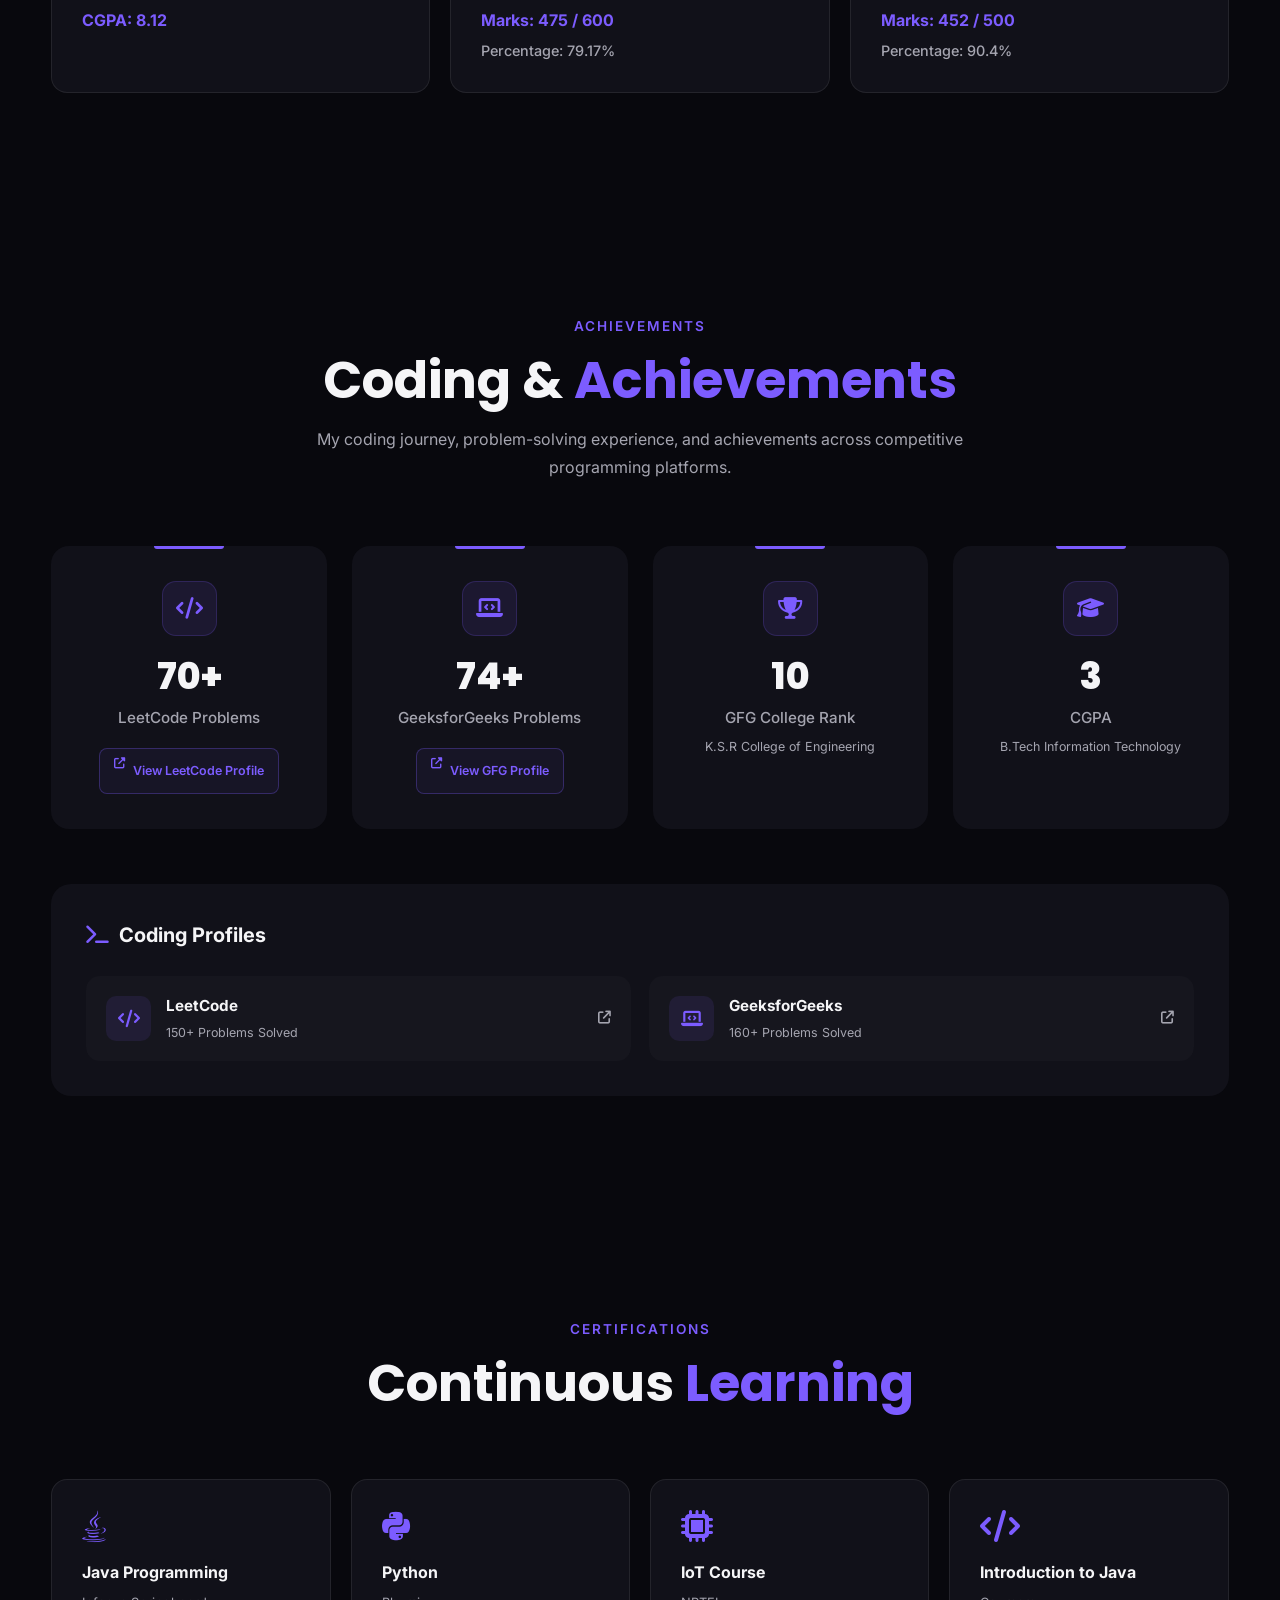
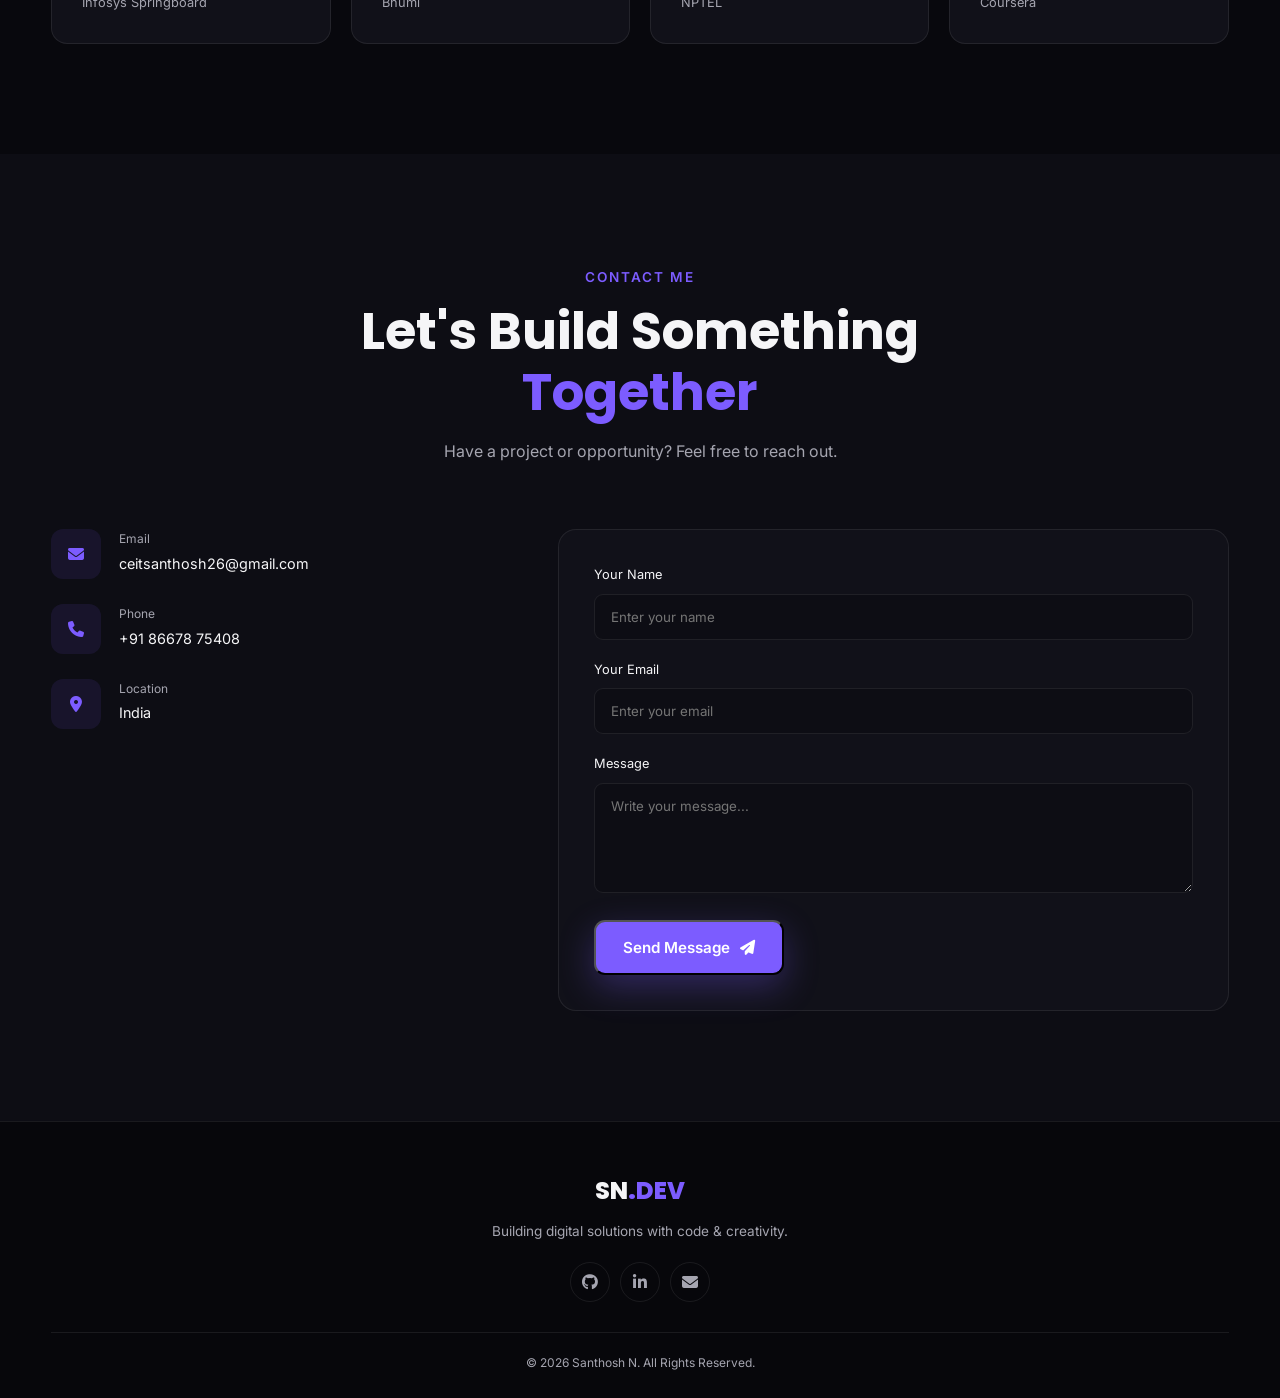
<file: portfolio/index.html>
<!DOCTYPE html>
<html lang="en">

<head>
    <meta charset="UTF-8">
    
    <meta name="viewport"
          content="width=device-width, initial-scale=1.0">

    <meta name="description"
          content="Santhosh N - Full Stack Developer Portfolio">

    <meta name="keywords"
          content="Santhosh N, Full Stack Developer, Web Developer, Java Developer, Software Developer">

    <meta name="author"
          content="Santhosh N">

    <title>Santhosh N | Portfolio</title>

    <!-- Google Fonts -->
    <link rel="preconnect" href="https://fonts.googleapis.com">

    <link rel="preconnect"
          href="https://fonts.gstatic.com"
          crossorigin>

    <link href="https://fonts.googleapis.com/css2?family=Inter:wght@400;500;600;700;800&family=Poppins:wght@400;500;600;700;800&display=swap"
          rel="stylesheet">

    <!-- Font Awesome -->
    <link rel="stylesheet"
          href="https://cdnjs.cloudflare.com/ajax/libs/font-awesome/6.5.2/css/all.min.css">

    <!-- CSS -->
    <link rel="stylesheet" href="style.css">
</head>


<body>

    <!-- ================= PRELOADER ================= -->

    <div class="preloader" id="preloader">
        <div class="loader-logo">SN<span>.DEV</span></div>
        <div class="loader-line"></div>
    </div>


    <!-- ================= NAVBAR ================= -->

    <header class="header" id="header">

        <div class="container nav-container">

            <!-- Logo -->
            <a href="#home" class="logo">
                <span>SN</span><em>.DEV</em>
            </a>


            <!-- Navigation -->
            <nav class="navbar" id="navbar">

                <a href="#home" class="nav-link active">
                    Home
                </a>

                <a href="#about" class="nav-link">
                    About
                </a>

                <a href="#skills" class="nav-link">
                    Skills
                </a>

                <a href="#projects" class="nav-link">
                    Projects
                </a>

                <a href="#experience" class="nav-link">
                    Experience
                </a>

                <a href="#education" class="nav-link">
                    Education
                </a>

                <a href="#contact" class="nav-link">
                    Contact
                </a>

            </nav>


            <!-- Theme Toggle -->
            <button class="theme-toggle"
                    id="theme-toggle"
                    aria-label="Toggle theme">

                <i class="fas fa-moon"></i>

            </button>


            <!-- Mobile Menu -->
            <button class="menu-toggle"
                    id="menu-toggle"
                    aria-label="Open menu">

                <span></span>
                <span></span>
                <span></span>

            </button>

        </div>

    </header>



    <!-- ================= HERO ================= -->

    <section id="home" class="hero">

        <div class="hero-bg">

            <div class="hero-grid"></div>

            <div class="hero-glow hero-glow-left"></div>

            <div class="hero-glow hero-glow-right"></div>

        </div>


        <div class="container hero-container">


            <!-- LEFT SIDE -->

            <div class="hero-content reveal">

                <div class="hero-greeting">
                    Hello, I'm
                </div>


                <h1>
                    Santhosh
                    <span></span>
                </h1>


                <div class="hero-role">

                    <span>I'm a</span>

                    <span id="typing-text">
                        Full Stack Developer
                    </span>

                    <span class="typing-cursor">|</span>

                </div>


                <p class="hero-description">

                    A passionate Full Stack Developer with a strong
                    foundation in Java, Python, SQL and web development.
                    I enjoy building practical solutions and solving
                    challenging problems.

                </p>


                <div class="hero-buttons">

                    <a href="#projects"
                       class="btn btn-primary">

                        View My Work

                        <i class="fas fa-arrow-right"></i>

                    </a>


                    <a href="assets/resume.pdf"
                       class="btn btn-outline"
                       download>

                        Download Resume

                        <i class="fas fa-download"></i>

                    </a>

                </div>


                <!-- Social -->

                <div class="hero-social">

                    <a href="https://github.com/N-SANTHOSN-Dev"
                       target="_blank"
                       rel="noopener noreferrer"
                       aria-label="GitHub">

                        <i class="fab fa-github"></i>

                    </a>


                    <a href="https://www.linkedin.com/in/santhosh-n-474422269/"
                       target="_blank"
                       rel="noopener noreferrer"
                       aria-label="LinkedIn">

                        <i class="fab fa-linkedin-in"></i>

                    </a>


                    <a href="mailto:ceitsanthosh26@gmail.com"
                       aria-label="Email">

                        <i class="fas fa-envelope"></i>

                    </a>

                </div>

            </div>



           <!-- ================= RIGHT SIDE PHOTO ================= -->

<div class="hero-visual reveal">

    <div class="photo-wrapper">

        <!-- Background Glow -->
        <div class="photo-glow"></div>


        <!-- Animated Purple Rings -->
        <div class="photo-orbit orbit-one"></div>
        <div class="photo-orbit orbit-two"></div>
        <div class="photo-orbit orbit-three"></div>


        <!-- Profile Photo -->
        <div class="profile-image-container">

            <img
                src="assets/photo.png"
                alt="Santhosh N - Full Stack Developer"
                class="profile-image"
            >

        </div>


        <!-- Floating Particles -->
        <span class="particle particle-one"></span>
        <span class="particle particle-two"></span>
        <span class="particle particle-three"></span>
        <span class="particle particle-four"></span>

    </div>

</div>

        </div>


        <!-- Scroll -->

        <a href="#about" class="scroll-down">

            <span>Scroll Down</span>

            <i class="fas fa-chevron-down"></i>

        </a>

    </section>



    <!-- ================= ABOUT ================= -->

    <section id="about" class="section">

        <div class="container">

            <div class="section-heading reveal">

                <span class="section-tag">
                    About Me
                </span>

                <h2>
                    Turning Ideas Into
                    <span>Digital Solutions</span>
                </h2>

                <p>
                    A little bit about me and my journey.
                </p>

            </div>


            <div class="about-grid">


                <div class="about-image reveal">

                    <div class="about-card">

    <div class="about-avatar">
        <img src="assets/image.jpeg" alt="Santhosh N">

        <div class="about-me-label">
            <span>About Me</span>
            <i class="fas fa-arrow-down"></i>
        </div>
    </div>

    <h3>Santhosh N</h3>

    <p>Full Stack Developer</p>

    <div class="availability">
        <span></span>
        Open to Opportunities
    </div>

</div>

                </div>



                <div class="about-content reveal">

                    <h2 class="hello-animation">
    Hello! I'm <span>Santhosh</span> <span class="wave">👋</span>
</h2>

                    <p>
                        I am a B.Tech Information Technology graduate
                        passionate about software development and
                        building real-world applications.
                    </p>

                    <p>
                        I have experience working with Java, Python,
                        JavaScript, SQL and modern web technologies.
                        I enjoy learning new technologies and turning
                        ideas into practical solutions.
                    </p>


                    <div class="about-info">

                        <div>
                            <span>Name</span>
                            <strong>Santhosh N</strong>
                        </div>

                        <div>
                            <span>Degree</span>
                            <strong>B.Tech IT</strong>
                        </div>

                        <div>
                            <span>Role</span>
                            <strong>Full Stack Developer</strong>
                        </div>

                        <div>
                            <span>Location</span>
                            <strong>India</strong>
                        </div>

                    </div>

                </div>

            </div>

        </div>

    </section>



    <!-- =========================
     SKILLS SECTION
========================= -->
<section class="section section-alt" id="skills">

    <div class="container">

        <div class="section-heading reveal">
            <span class="section-tag">My Skills</span>

            <h2>
                Skills & <span>Technologies</span>
            </h2>

            <p>
                Technologies and tools I use to build modern,
                reliable and user-friendly applications.
            </p>
        </div>


        <div class="skills-slider reveal">

            <div class="skills-track">

                <!-- HTML -->
                <div class="skill-slide">
                    <i class="fab fa-html5 html-icon"></i>
                    <span>HTML</span>
                </div>

                <!-- CSS -->
                <div class="skill-slide">
                    <i class="fab fa-css3-alt css-icon"></i>
                    <span>CSS</span>
                </div>

                <!-- JAVASCRIPT -->
                <div class="skill-slide">
                    <i class="fab fa-js js-icon"></i>
                    <span>JavaScript</span>
                </div>

                <!-- BOOTSTRAP -->
                <div class="skill-slide">
                    <i class="fab fa-bootstrap bootstrap-icon"></i>
                    <span>Bootstrap</span>
                </div>

                <!-- JAVA -->
                <div class="skill-slide">
                    <i class="fab fa-java java-icon"></i>
                    <span>Java</span>
                </div>

                <!-- PYTHON -->
                <div class="skill-slide">
                    <i class="fab fa-python python-icon"></i>
                    <span>Python</span>
                </div>

                <!-- SQL -->
                <div class="skill-slide">
                    <i class="fas fa-database sql-icon"></i>
                    <span>SQL</span>
                </div>

                <!-- POWER BI -->
                <div class="skill-slide">
                    <i class="fas fa-chart-column powerbi-icon"></i>
                    <span>Power BI</span>
                </div>

                <!-- POSTMAN -->
                <div class="skill-slide">
                    <i class="fas fa-paper-plane postman-icon"></i>
                    <span>Postman</span>
                </div>

                <!-- GIT -->
                <div class="skill-slide">
                    <i class="fab fa-git-alt git-icon"></i>
                    <span>Git</span>
                </div>

                <!-- GITHUB -->
                <div class="skill-slide">
                    <i class="fab fa-github github-icon"></i>
                    <span>GitHub</span>
                </div>

                <!-- VS CODE -->
                <div class="skill-slide">
                    <i class="fas fa-code vscode-icon"></i>
                    <span>VS Code</span>
                </div>


                <!-- DUPLICATE SET FOR SEAMLESS LOOP -->

                <div class="skill-slide">
                    <i class="fab fa-html5 html-icon"></i>
                    <span>HTML</span>
                </div>

                <div class="skill-slide">
                    <i class="fab fa-css3-alt css-icon"></i>
                    <span>CSS</span>
                </div>

                <div class="skill-slide">
                    <i class="fab fa-js js-icon"></i>
                    <span>JavaScript</span>
                </div>

                <div class="skill-slide">
                    <i class="fab fa-bootstrap bootstrap-icon"></i>
                    <span>Bootstrap</span>
                </div>

                <div class="skill-slide">
                    <i class="fab fa-java java-icon"></i>
                    <span>Java</span>
                </div>

                <div class="skill-slide">
                    <i class="fab fa-python python-icon"></i>
                    <span>Python</span>
                </div>

                <div class="skill-slide">
                    <i class="fas fa-database sql-icon"></i>
                    <span>SQL</span>
                </div>

                <div class="skill-slide">
                    <i class="fas fa-chart-column powerbi-icon"></i>
                    <span>Power BI</span>
                </div>

                <div class="skill-slide">
                    <i class="fas fa-paper-plane postman-icon"></i>
                    <span>Postman</span>
                </div>

                <div class="skill-slide">
                    <i class="fab fa-git-alt git-icon"></i>
                    <span>Git</span>
                </div>

                <div class="skill-slide">
                    <i class="fab fa-github github-icon"></i>
                    <span>GitHub</span>
                </div>

                <div class="skill-slide">
                    <i class="fas fa-code vscode-icon"></i>
                    <span>VS Code</span>
                </div>

            </div>

        </div>

    </div>

</section> 

<!-- =========================
     PROJECTS SECTION
========================= -->

<section class="section" id="projects">

    <div class="container">

        <!-- SECTION HEADING -->
        <div class="section-heading reveal">

            <span class="section-tag">
                My Work
            </span>

            <h2>
                Featured <span>Projects</span>
            </h2>

            <p>
                A selection of projects where I applied my
                programming, web development and problem-solving skills.
            </p>

        </div>


        <!-- =========================
             PROJECTS GRID
        ========================= -->

        <div class="projects-grid">


            <!-- =================================================
                 PROJECT 01
            ================================================== -->

            <article class="project-card reveal">

                <div class="project-icon">
                    <i class="fas fa-car"></i>
                </div>


                <div class="project-content">

                    <h3>
                        Smart Parking Management
                    </h3>


                    <p>
                        An intelligent parking management system that
                        uses computer vision and OCR to automatically
                        recognize vehicle number plates and manage
                        parking entry and exit records.
                    </p>


                    <!-- TECH STACK -->

                    <div class="project-tech">

                        <span class="tech-btn python">
                            <i class="fab fa-python"></i>
                            Python
                        </span>

                        <span class="tech-btn opencv">
                            <i class="fas fa-camera"></i>
                            OpenCV
                        </span>

                        <span class="tech-btn easyocr">
                            <i class="fas fa-font"></i>
                            EasyOCR
                        </span>

                        <span class="tech-btn html">
                            <i class="fab fa-html5"></i>
                            HTML
                        </span>

                        <span class="tech-btn css">
                            <i class="fab fa-css3-alt"></i>
                            CSS
                        </span>

                        <span class="tech-btn javascript">
                            <i class="fab fa-js"></i>
                            JavaScript
                        </span>

                    </div>


                    <!-- PROJECT ACTIONS -->

                    <div class="project-actions">

                        <!-- View Code -->

                        <button
                            type="button"
                            class="project-btn primary"
                            onclick="showProjectMessage('Smart Parking Management', 'code')">

                            <i class="fab fa-github"></i>

                            View Code

                        </button>


                        <!-- Live Demo -->

                        <button
                            type="button"
                            class="project-btn secondary"
                            onclick="showProjectMessage('Smart Parking Management', 'demo')">

                            <i class="fas fa-arrow-up-right-from-square"></i>

                            Live Demo

                        </button>

                    </div>

                </div>

            </article>



            <!-- =================================================
                 PROJECT 02
            ================================================== -->

            <article class="project-card reveal">

                <div class="project-icon">
                    <i class="fas fa-hospital"></i>
                </div>


                <div class="project-content">

                    <h3>
                        Hospital Management System
                    </h3>


                    <p>
                        A hospital management application designed
                        to manage patient information, hospital records
                        and database operations, with a Python-based
                        chatbot for user assistance.
                    </p>


                    <!-- TECH STACK -->

                    <div class="project-tech">

                        <span class="tech-btn java">
                            <i class="fab fa-java"></i>
                            Java
                        </span>

                        <span class="tech-btn mysql">
                            <i class="fas fa-database"></i>
                            MySQL
                        </span>

                        <span class="tech-btn jdbc">
                            <i class="fas fa-plug"></i>
                            JDBC
                        </span>

                        <span class="tech-btn html">
                            <i class="fab fa-html5"></i>
                            HTML
                        </span>

                        <span class="tech-btn css">
                            <i class="fab fa-css3-alt"></i>
                            CSS
                        </span>

                        <span class="tech-btn javascript">
                            <i class="fab fa-js"></i>
                            JavaScript
                        </span>

                        <span class="tech-btn python">
                            <i class="fab fa-python"></i>
                            Python
                        </span>

                    </div>


                    <!-- PROJECT ACTIONS -->

                    <div class="project-actions">

                        <!-- View Code -->

                        <button
                            type="button"
                            class="project-btn primary"
                            onclick="showProjectMessage('Hospital Management System', 'code')">

                            <i class="fab fa-github"></i>

                            View Code

                        </button>


                        <!-- Live Demo -->

                        <button
                            type="button"
                            class="project-btn secondary"
                            onclick="showProjectMessage('Hospital Management System', 'demo')">

                            <i class="fas fa-arrow-up-right-from-square"></i>

                            Live Demo

                        </button>

                    </div>

                </div>

            </article>



            <!-- =================================================
                 PROJECT 03
            ================================================== -->

            <article class="project-card reveal">

                <div class="project-icon">
                    <i class="fas fa-book-open"></i>
                </div>


                <div class="project-content">

                    <h3>
                        Bookify
                    </h3>


                    <p>
                        A modern and responsive frontend book library
                        website designed to provide a clean browsing
                        experience for discovering and exploring books.
                    </p>


                    <!-- TECH STACK -->

                    <div class="project-tech">

                        <span class="tech-btn html">
                            <i class="fab fa-html5"></i>
                            HTML
                        </span>

                        <span class="tech-btn css">
                            <i class="fab fa-css3-alt"></i>
                            CSS
                        </span>

                        <span class="tech-btn javascript">
                            <i class="fab fa-js"></i>
                            JavaScript
                        </span>

                        <span class="tech-btn bootstrap">
                            <i class="fab fa-bootstrap"></i>
                            Bootstrap
                        </span>

                    </div>


                    <!-- PROJECT ACTIONS -->

                    <div class="project-actions">

                        <!-- View Code -->

                        <button
                            type="button"
                            class="project-btn primary"
                            onclick="showProjectMessage('Bookify', 'code')">

                            <i class="fab fa-github"></i>

                            View Code

                        </button>


                        <!-- Live Demo -->

                        <button
                            type="button"
                            class="project-btn secondary"
                            onclick="showProjectMessage('Bookify', 'demo')">

                            <i class="fas fa-arrow-up-right-from-square"></i>

                            Live Demo

                        </button>

                    </div>

                </div>

            </article>


        </div>

    </div>


    <!-- =====================================================
         UNDER DEVELOPMENT MODAL
    ====================================================== -->

    <div
        class="project-modal"
        id="project-modal"
        aria-hidden="true">

        <div class="project-modal-overlay"
             onclick="closeProjectMessage()">
        </div>


        <div class="project-modal-box">

            <!-- Close -->

            <button
                type="button"
                class="project-modal-close"
                onclick="closeProjectMessage()"
                aria-label="Close">

                <i class="fas fa-xmark"></i>

            </button>


            <!-- Icon -->

            <div class="project-modal-icon">

                <i class="fas fa-code"></i>

            </div>


            <!-- Title -->

            <h3 id="project-modal-title">
                Project Under Development
            </h3>


            <!-- Message -->

            <p id="project-modal-message">

                This project is currently under development.
                Please try again later.

            </p>


            <!-- Button -->

            <button
                type="button"
                class="project-modal-button"
                onclick="closeProjectMessage()">

                <i class="fas fa-check"></i>

                Okay

            </button>

        </div>

    </div>

</section>

    <!-- =========================
     EXPERIENCE SECTION
========================= -->
<section class="section section-alt" id="experience">

    <div class="container">

        <!-- SECTION HEADING -->
        <div class="section-heading reveal">

            <span class="section-tag">My Journey</span>

            <h2>
                Work <span>Experience</span>
            </h2>

            <p>
                My professional experience, technical training and
                hands-on exposure to real-world software development.
            </p>

        </div>


        <!-- EXPERIENCE -->
        <div class="experience-wrapper reveal">

            <div class="experience-card">

                <!-- =========================================
                     LEFT SIDE
                ========================================== -->
                <div class="experience-left">

                    <div class="company-logo">
    <img src="assets/Screenshot 2026-09-04 214704.png" alt="Mphasis Logo">
</div>

                    <div class="experience-company">

                        <h3>Mphasis</h3>

                        <span>
                            Trainee Associate Software Engineer
                        </span>

                    </div>

                </div>


                <!-- =========================================
                     RIGHT SIDE
                ========================================== -->
                <div class="experience-right">

                    <!-- DATE -->
                    <div class="experience-date">

                        <i class="far fa-calendar"></i>

                        Jan 2026 – Apr 2026

                    </div>


                    <!-- DESCRIPTION -->
                    <p class="experience-description">

                        Completed a 3-month professional internship as
                        a Trainee Associate Software Engineer, gaining
                        practical exposure to data analytics, database
                        technologies, cloud computing and software
                        development practices.

                    </p>


                    <!-- =====================================
                         EXPERIENCE PHASES
                    ====================================== -->
                    <div class="experience-phases">


                        <!-- TRAINING -->
                        <div class="experience-phase">

                            <div class="phase-icon">

                                <i class="fas fa-graduation-cap"></i>

                            </div>


                            <div class="phase-content">

                                <div class="phase-heading">

                                    <h4>
                                        Technical Training
                                    </h4>

                                    <span>
                                        1 Month · Pune
                                    </span>

                                </div>


                                <p>

                                    Received technical training in
                                    Python, Pandas, NumPy, SQL, MongoDB,
                                    Power BI and Azure Cloud, building
                                    knowledge of data processing,
                                    visualization, databases and cloud
                                    technologies.

                                </p>

                            </div>

                        </div>


                        <!-- PROJECT TEAM -->
                        <div class="experience-phase">

                            <div class="phase-icon">

                                <i class="fas fa-code"></i>

                            </div>


                            <div class="phase-content">

                                <div class="phase-heading">

                                    <h4>
                                        Project Team
                                    </h4>

                                    <span>
                                        2 Months · Chennai
                                    </span>

                                </div>


                                <p>

                                    Worked with a project team and
                                    gained hands-on experience in
                                    applying technical concepts to
                                    real-world project requirements,
                                    team workflows and software
                                    development practices.

                                </p>

                            </div>

                        </div>

                    </div>


                    <!-- =====================================
                         TECHNOLOGIES
                    ====================================== -->
                    <div class="experience-tech">

                        <!-- Python -->
                        <span>
                            <i class="fab fa-python"></i>
                            Python
                        </span>


                        <!-- Pandas -->
                        <span>
                            <i class="fas fa-table"></i>
                            Pandas
                        </span>


                        <!-- NumPy -->
                        <span>
                            <i class="fas fa-calculator"></i>
                            NumPy
                        </span>


                        <!-- SQL -->
                        <span>
                            <i class="fas fa-database"></i>
                            SQL
                        </span>


                        <!-- MongoDB -->
                        <span>
                            <i class="fas fa-leaf"></i>
                            MongoDB
                        </span>


                        <!-- Power BI -->
                        <span>
                            <i class="fas fa-chart-column"></i>
                            Power BI
                        </span>


                        <!-- Azure -->
                        <span>
                            <i class="fas fa-cloud"></i>
                            Azure Cloud
                        </span>

                    </div>

                </div>

            </div>

        </div>

    </div>

</section>


   <!-- ================= EDUCATION ================= -->

<section id="education" class="section">

    <div class="container">

        <!-- Section Heading -->
        <div class="section-heading reveal">

            <span class="section-tag">
                Education
            </span>

            <h2>
                My Academic
                <span>Background</span>
            </h2>

        </div>


        <!-- Education Cards -->
        <div class="education-grid">


            <!-- B.Tech -->
            <div class="education-card reveal">

                <span class="education-year">
                    2022 – 2026
                </span>

                <i class="fas fa-graduation-cap"></i>

                <h3>
                    B.Tech Information Technology
                </h3>

                <h4>
                    K.S.R College of Engineering,Tiruchengode
                </h4>

                <strong>
                    CGPA: 8.12
                </strong>

            </div>


            <!-- HSC -->
            <div class="education-card reveal">

                <span class="education-year">
                    2020 – 2022
                </span>

                <i class="fas fa-school"></i>

                <h3>
                    Higher Secondary (HSC)
                </h3>

                <h4>
                    R G M Higher Secondary School,Manoorpalayam
                </h4>

                <strong>
                    Marks: 475 / 600
                </strong>

                <p class="education-percentage">
                    Percentage: 79.17%
                </p>

            </div>


            <!-- SSLC -->
            <div class="education-card reveal">

                <span class="education-year">
                    2020
                </span>

                <i class="fas fa-book"></i>

                <h3>
                    SSLC
                </h3>

                <h4>
                    R G M Higher Secondary School,Manoorpalayam
                </h4>

                <strong>
                    Marks: 452 / 500
                </strong>

                <p class="education-percentage">
                    Percentage: 90.4%
                </p>

            </div>


        </div>

    </div>

</section>


<!-- ================= ACHIEVEMENTS ================= -->

<section id="achievements" class="section">

    <div class="container">

        <!-- Section Heading -->
        <div class="section-heading reveal">

            <span class="section-tag">
                Achievements
            </span>

            <h2>
                Coding & <span>Achievements</span>
            </h2>

            <p>
                My coding journey, problem-solving experience,
                and achievements across competitive programming platforms.
            </p>

        </div>


        <!-- Achievement Stats -->
        <div class="stats-grid">


            <!-- ================= LEETCODE ================= -->

            <div class="stat-card reveal">

                <i class="fas fa-code"></i>

                <h3>
                    <span class="counter"
                          data-target="150">
                        0
                    </span>+
                </h3>

                <p>
                    LeetCode Problems
                </p>

                <a href="https://leetcode.com/u/santhosh_192004/"
                   target="_blank"
                   rel="noopener noreferrer"
                   class="achievement-link">

                    <i class="fas fa-external-link-alt"></i>

                    View LeetCode Profile

                </a>

            </div>


            <!-- ================= GEEKSFORGEEKS ================= -->

            <div class="stat-card reveal">

                <i class="fas fa-laptop-code"></i>

                <h3>
                    <span class="counter"
                          data-target="160">
                        0
                    </span>+
                </h3>

                <p>
                    GeeksforGeeks Problems
                </p>

                <a href="https://www.geeksforgeeks.org/profile/ceitsanti77c"
                   target="_blank"
                   rel="noopener noreferrer"
                   class="achievement-link">

                    <i class="fas fa-external-link-alt"></i>

                    View GFG Profile

                </a>

            </div>


            <!-- ================= GFG COLLEGE RANK ================= -->

            <div class="stat-card reveal">

                <i class="fas fa-trophy"></i>

                <h3>
                    <span class="counter"
                          data-target="23">
                        0
                    </span>
                </h3>

                <p>
                    GFG College Rank
                </p>

                <span class="achievement-subtext">
                    K.S.R College of Engineering
                </span>

            </div>


            <!-- ================= CGPA ================= -->

            <div class="stat-card reveal">

                <i class="fas fa-graduation-cap"></i>

                <h3>
                    <span class="counter"
                          data-target="8.12">
                        0
                    </span>
                </h3>

                <p>
                    CGPA
                </p>

                <span class="achievement-subtext">
                    B.Tech Information Technology
                </span>

            </div>


        </div>


        <!-- ================= CODING PROFILES ================= -->

        <div class="coding-profiles reveal">

            <h3>
                <i class="fas fa-terminal"></i>
                Coding Profiles
            </h3>

            <div class="profile-links">


                <!-- LeetCode -->
                <a href="https://leetcode.com/u/santhosh_192004/"
                   target="_blank"
                   rel="noopener noreferrer"
                   class="coding-profile">

                    <i class="fas fa-code"></i>

                    <span>
                        <strong>LeetCode</strong>
                        <small>150+ Problems Solved</small>
                    </span>

                    <i class="fas fa-arrow-up-right-from-square profile-arrow"></i>

                </a>


                <!-- GeeksforGeeks -->
                <a href="https://www.geeksforgeeks.org/profile/ceitsanti77c"
                   target="_blank"
                   rel="noopener noreferrer"
                   class="coding-profile">

                    <i class="fas fa-laptop-code"></i>

                    <span>
                        <strong>GeeksforGeeks</strong>
                        <small>160+ Problems Solved</small>
                    </span>

                    <i class="fas fa-arrow-up-right-from-square profile-arrow"></i>

                </a>


            </div>

        </div>

    </div>

</section>



    <!-- ================= CERTIFICATIONS ================= -->

    <section id="certifications" class="section">

        <div class="container">

            <div class="section-heading reveal">

                <span class="section-tag">
                    Certifications
                </span>

                <h2>
                    Continuous
                    <span>Learning</span>
                </h2>

            </div>


            <div class="certifications-grid">


                <div class="cert-card reveal">

                    <i class="fab fa-java"></i>

                    <h3>
                        Java Programming
                    </h3>

                    <p>
                        Infosys Springboard
                    </p>

                </div>


                <div class="cert-card reveal">

                    <i class="fab fa-python"></i>

                    <h3>
                        Python
                    </h3>

                    <p>
                        Bhumi
                    </p>

                </div>


                <div class="cert-card reveal">

                    <i class="fas fa-microchip"></i>

                    <h3>
                        IoT Course
                    </h3>

                    <p>
                        NPTEL
                    </p>

                </div>


                <div class="cert-card reveal">

                    <i class="fas fa-code"></i>

                    <h3>
                        Introduction to Java
                    </h3>

                    <p>
                        Coursera
                    </p>

                </div>

            </div>

        </div>

    </section>



    <!-- ================= CONTACT ================= -->

    <section id="contact" class="section section-alt">

        <div class="container">

            <div class="section-heading reveal">

                <span class="section-tag">
                    Contact Me
                </span>

                <h2>
                    Let's Build Something
                    <span>Together</span>
                </h2>

                <p>
                    Have a project or opportunity?
                    Feel free to reach out.
                </p>

            </div>


            <div class="contact-grid">


                <div class="contact-info reveal">

                    <div class="contact-item">

                        <div class="contact-icon">
                            <i class="fas fa-envelope"></i>
                        </div>

                        <div>
                            <span>Email</span>

                            <a href="mailto:ceitsanthosh26@gmail.com">
                                ceitsanthosh26@gmail.com
                            </a>
                        </div>

                    </div>


                    <div class="contact-item">

                        <div class="contact-icon">
                            <i class="fas fa-phone"></i>
                        </div>

                        <div>
                            <span>Phone</span>

                            <a href="tel:+918667875408">
                                +91 86678 75408
                            </a>
                        </div>

                    </div>


                    <div class="contact-item">

                        <div class="contact-icon">
                            <i class="fas fa-location-dot"></i>
                        </div>

                        <div>
                            <span>Location</span>

                            <p>India</p>
                        </div>

                    </div>

                </div>



                <!-- Contact Form -->
<form class="contact-form reveal"
      id="contact-form">

    <!-- Web3Forms Access Key -->
    <input type="hidden"
           name="access_key"
           value="0b2ddd9b-011a-4832-90ac-89ed7f7a860b">

    <!-- Subject of email you receive -->
    <input type="hidden"
           name="subject"
           value="New Portfolio Contact Message">

    <!-- From name -->
    <input type="hidden"
           name="from_name"
           value="Santhosh N Portfolio">


    <!-- Name -->
    <div class="form-group">

        <label for="name">
            Your Name
        </label>

        <input
            type="text"
            id="name"
            name="name"
            placeholder="Enter your name"
            required
        >

    </div>


    <!-- Email -->
    <div class="form-group">

        <label for="email">
            Your Email
        </label>

        <input
            type="email"
            id="email"
            name="email"
            placeholder="Enter your email"
            required
        >

    </div>


    <!-- Message -->
    <div class="form-group">

        <label for="message">
            Message
        </label>

        <textarea
            id="message"
            name="message"
            rows="5"
            placeholder="Write your message..."
            required
        ></textarea>

    </div>


    <!-- Success/Error Message -->
    <div id="form-status"
         class="form-status"
         aria-live="polite">
    </div>


    <!-- Submit -->
    <button type="submit"
            class="btn btn-primary"
            id="submit-btn">

        <span id="submit-text">
            Send Message
        </span>

        <i class="fas fa-paper-plane"
           id="submit-icon"></i>

    </button>

</form>

            </div>

        </div>

    </section>



    <!-- ================= FOOTER ================= -->

    <footer class="footer">

        <div class="container footer-container">

            <div class="footer-logo">
                SN<span>.DEV</span>
            </div>

            <p>
                Building digital solutions with code & creativity.
            </p>

            <div class="footer-social">

                <a href="https://github.com/N-SANTHOSH-Dev"
                   target="_blank"
                   rel="noopener noreferrer">

                    <i class="fab fa-github"></i>

                </a>

                <a href="https://www.linkedin.com/in/santhosh-n-474422269/"
                   target="_blank"
                   rel="noopener noreferrer">

                    <i class="fab fa-linkedin-in"></i>

                </a>

                <a href="mailto:ceitsanthosh26@gmail.com">

                    <i class="fas fa-envelope"></i>

                </a>

            </div>

            <div class="footer-bottom">

                <p>
                    © <span id="current-year"></span>
                    Santhosh N. All Rights Reserved.
                </p>

            </div>

        </div>

    </footer>



    <!-- Scroll To Top -->

    <button class="scroll-top"
            id="scroll-top"
            aria-label="Scroll to top">

        <i class="fas fa-arrow-up"></i>

    </button>


    <!-- JavaScript -->
    <script src="script.js"></script>

</body>

</html>
</file>
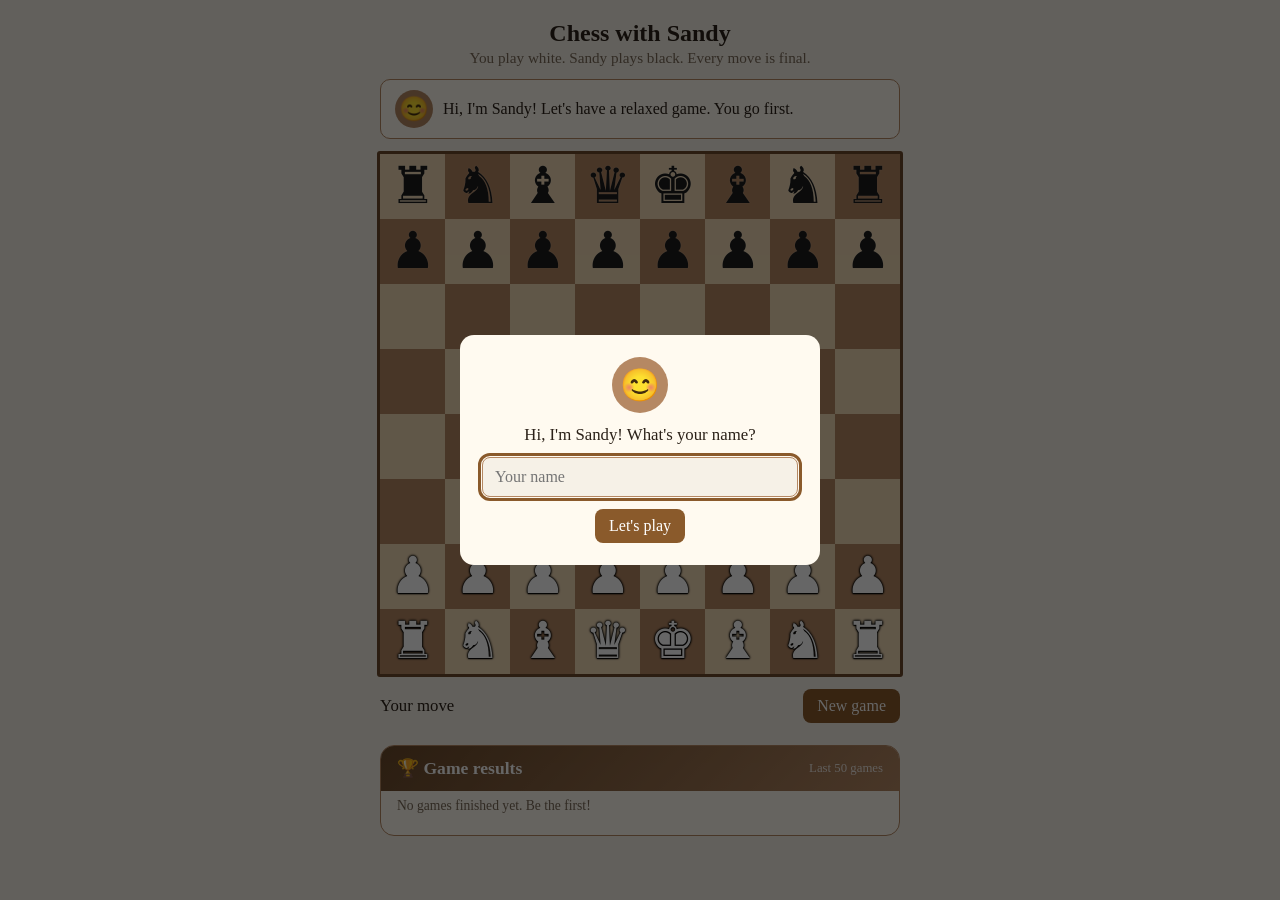
<file: chess.html>
<!DOCTYPE html>
<html lang="en">
<head>
<meta charset="utf-8">
<meta name="viewport" content="width=device-width, initial-scale=1, viewport-fit=cover">
<title>Chess with Sandy</title>
<style>
:root{
    --bg:#f6f1e7;
    --fg:#2b2118;
    --card:#fffaf0;
    --muted:#7a6a58;
    --accent:#8a5a2b;
    --light:#f0d9b5;--dark:#b58863;
box-sizing:border-box;padding-top:env(safe-area-inset-top,0px);padding-bottom:env(safe-area-inset-bottom,0px)}
@media (prefers-color-scheme:dark){:root:not([data-theme="light"]){--bg:#1e1a16;--fg:#f1e8da;--card:#2a241e;--muted:#b3a38f;--accent:#e0b072}}
:root[data-theme="dark"]{--bg:#1e1a16;--fg:#f1e8da;--card:#2a241e;--muted:#b3a38f;--accent:#e0b072}
html{scroll-padding-top:env(safe-area-inset-top,0px)}
*{box-sizing:border-box}
body{margin:0;background:var(--bg);color:var(--fg);font-family:Georgia,"Times New Roman",serif;display:flex;flex-direction:column;align-items:center;padding:16px 8px 28px}
h1{font-size:1.5rem;margin:4px 0 2px}
.sub{color:var(--muted);margin:0 0 12px;font-size:.95rem;text-align:center}
.chat{width:min(92vw,520px);background:var(--card);border-radius:10px;padding:10px 14px;margin-bottom:12px;display:flex;gap:10px;align-items:center;border:1px solid var(--dark)}
.av{flex:none;width:38px;height:38px;border-radius:50%;background:var(--dark);color:#fff;display:grid;place-items:center;font-size:1.2rem}
#say{font-size:1rem;line-height:1.35}
.wrap{--sq:calc(min(92vw,520px)/8);display:flex}
.files{display:flex;width:calc(var(--sq)*8);margin-left:0}
#board{display:grid;grid-template-columns:repeat(8,var(--sq));grid-template-rows:repeat(8,var(--sq));border:3px solid #6b4a2b;border-radius:3px;touch-action:manipulation}
.s{width:var(--sq);height:var(--sq);display:grid;place-items:center;position:relative;font-size:calc(var(--sq)*.78);line-height:1;cursor:pointer;user-select:none}
.s.l{background:var(--light)}.s.d{background:var(--dark)}
.s.last{box-shadow:inset 0 0 0 100px rgba(255,215,0,.35)}
.s.sel{box-shadow:inset 0 0 0 100px rgba(80,170,90,.5)}
.s.chk{box-shadow:inset 0 0 0 100px rgba(220,50,50,.55)}
.s.mv::after{content:"";width:28%;height:28%;border-radius:50%;background:rgba(40,100,50,.55);position:absolute}
.s.cap::after{content:"";position:absolute;inset:6%;border-radius:50%;border:4px solid rgba(40,100,50,.6)}
.s:focus-visible{outline:3px solid var(--accent);outline-offset:-3px}
.w{color:#fff;text-shadow:0 0 2px #000,0 0 2px #000,0 0 3px #000,0 1px 1px #000}
.k{color:#1c1c1c;text-shadow:0 0 1px rgba(255,255,255,.4)}
.bar{width:min(92vw,520px);display:flex;justify-content:space-between;align-items:center;margin-top:12px;gap:10px}
#status{font-size:1.05rem}
button{font:inherit;background:var(--accent);color:#fff;border:0;border-radius:8px;padding:8px 14px;cursor:pointer}
:root[data-theme="dark"] button{color:#1e1a16}
button:focus-visible{outline:3px solid var(--fg);outline-offset:2px}

.wrap{position:relative}
#fx{position:absolute;inset:0;pointer-events:none;z-index:5}
.s span{display:inline-block}
.gh{position:absolute;width:var(--sq);height:var(--sq);display:grid;place-items:center;font-size:calc(var(--sq)*.78);animation:fly .9s ease-in forwards}
@keyframes fly{0%{transform:none;opacity:1}30%{transform:translateY(-30px) rotate(20deg) scale(1.3)}100%{transform:translate(var(--dx),var(--dy)) rotate(var(--rot)) scale(.3);opacity:0}}
.pop{position:absolute;width:var(--sq);text-align:center;font-size:calc(var(--sq)*.7);animation:pop 1s ease-out forwards}
@keyframes pop{0%{transform:scale(0);opacity:0}25%{transform:scale(1.5) translateY(-10px);opacity:1}100%{transform:scale(1) translateY(-55px);opacity:0}}
.land{animation:land .5s}
@keyframes land{0%{transform:translateY(-16px) scale(1.25)}50%{transform:scale(.85,1.15)}75%{transform:scale(1.08,.94)}100%{transform:none}}
.shake{animation:shake .7s 2}
@keyframes shake{0%,100%{transform:none}15%{transform:translateX(-6px) rotate(-10deg)}30%{transform:translateX(6px) rotate(10deg)}45%{transform:translateX(-5px) rotate(-7deg)}60%{transform:translateX(5px) rotate(7deg)}}
.fall{animation:fall 1.1s forwards}
@keyframes fall{0%{transform:none}30%{transform:rotate(-25deg) scale(1.25)}100%{transform:rotate(90deg) translateY(14%);opacity:.8}}
#board.quake{animation:quake .4s}
@keyframes quake{25%{transform:translate(-5px,3px)}50%{transform:translate(5px,-3px)}75%{transform:translate(-3px,2px)}}
.s.chk{animation:pulse .7s 3}
@keyframes pulse{50%{filter:brightness(1.35)}}
.banner{position:absolute;left:50%;top:50%;font-weight:bold;font-size:calc(var(--sq)*1);white-space:nowrap;text-shadow:3px 3px 0 #000,-2px -2px 0 #000,2px -2px 0 #000,-2px 2px 0 #000;animation:ban 1.5s forwards}
@keyframes ban{0%{transform:translate(-50%,-50%) scale(0) rotate(-15deg);opacity:0}18%{transform:translate(-50%,-50%) scale(1.3) rotate(6deg);opacity:1}32%{transform:translate(-50%,-50%) scale(1) rotate(-3deg)}85%{transform:translate(-50%,-50%) scale(1) rotate(0);opacity:1}100%{transform:translate(-50%,-50%) scale(1.1);opacity:0}}
.cf{position:fixed;top:-40px;font-size:28px;pointer-events:none;z-index:9;animation:cf linear forwards}
@keyframes cf{to{transform:translateY(115vh) rotate(720deg)}}
.av{font-size:1.5rem}
.av.talk{animation:wig .6s}
@keyframes wig{25%{transform:rotate(-14deg) scale(1.2)}50%{transform:rotate(14deg) scale(1.2)}75%{transform:rotate(-6deg)}}
@media (prefers-reduced-motion:reduce){*{animation-duration:.01ms!important;animation-iteration-count:1!important}}

.ask{position:fixed;inset:0;background:rgba(0,0,0,.6);display:grid;place-items:center;z-index:20;padding:16px}
.box{background:var(--card);border-radius:14px;padding:22px;width:min(92vw,360px);display:flex;flex-direction:column;gap:12px;text-align:center;align-items:center}
.box .av{width:56px;height:56px;font-size:2rem}
.box p{margin:0;font-size:1.05rem}
input{font:inherit;padding:10px 12px;border-radius:8px;border:1px solid var(--dark);background:var(--bg);color:var(--fg);width:100%}
input:focus-visible{outline:3px solid var(--accent);outline-offset:1px}
:root{--win:#2e7d32;--loss:#b83a2a;--draw:#7a6a58;--winbg:#e4f1e2;--lossbg:#f8e3df;--drawbg:#efe6d6}
@media (prefers-color-scheme:dark){:root:not([data-theme="light"]){--win:#8fe0a0;--loss:#ff9a8a;--draw:#c9b9a3;--winbg:#23402a;--lossbg:#4a2823;--drawbg:#3a3228}}
:root[data-theme="dark"]{--win:#8fe0a0;--loss:#ff9a8a;--draw:#c9b9a3;--winbg:#23402a;--lossbg:#4a2823;--drawbg:#3a3228}
.log{width:min(92vw,520px);margin-top:22px;background:var(--card);border:1px solid var(--dark);border-radius:14px;overflow:hidden}
.log header{display:flex;justify-content:space-between;align-items:center;padding:12px 16px;background:linear-gradient(135deg,#6b4a2b,#b58863);color:#fff}
.log h2{font-size:1.1rem;margin:0}
.log header span{font-size:.8rem;opacity:.85}
#logNote{color:var(--muted);font-size:.85rem;margin:6px 16px 8px;line-height:1.35}
#log{list-style:none;margin:0;padding:0 12px 12px;max-height:340px;overflow-y:auto;display:flex;flex-direction:column;gap:8px}
#log li{display:flex;align-items:center;gap:12px;padding:10px 12px;border-radius:10px;background:var(--bg);border-left:5px solid var(--draw)}
#log li.win{border-left-color:var(--win)}#log li.loss{border-left-color:var(--loss)}
#log .ic{flex:none;width:38px;height:38px;border-radius:50%;display:grid;place-items:center;font-size:1.2rem;background:var(--drawbg)}
#log .win .ic{background:var(--winbg)}#log .loss .ic{background:var(--lossbg)}
#log .who{flex:1;min-width:0}
#log .who b{display:block;overflow:hidden;text-overflow:ellipsis;white-space:nowrap}
#log .who small{font-size:.85rem;color:var(--draw)}
#log .win small{color:var(--win)}#log .loss small{color:var(--loss)}
#log .t{flex:none;color:var(--muted);font-size:.78rem;text-align:right;line-height:1.35}
</style>
</head>
<body>
<div class="ask" id="ask"><div class="box"><div class="av" aria-hidden="true">😊</div><p>Hi, I'm Sandy! What's your name?</p><input id="nm" maxlength="20" autocomplete="name" aria-label="Your name" placeholder="Your name"><button id="go">Let's play</button></div></div>
<h1>Chess with Sandy</h1>
<p class="sub">You play white. Sandy plays black. Every move is final.</p>
<div class="chat"><div class="av" id="av" aria-hidden="true">😊</div><div id="say" aria-live="polite">Hi, I'm Sandy! Let's have a relaxed game. You go first.</div></div>
<div class="wrap"><div id="board" role="grid" aria-label="Chess board"></div><div id="fx"></div></div>
<div class="bar"><div id="status">Your move</div><button id="new">New game</button></div>
<section class="log"><header><h2>🏆 Game results</h2><span>Last 50 games</span></header><p id="logNote"></p><ol id="log"></ol></section>

<script>
const GL={k:'♚',q:'♛',r:'♜',b:'♝',n:'♞',p:'♟\uFE0E'},VAL={p:100,n:320,b:330,r:500,q:900,k:0};
const isW=p=>p===p.toUpperCase();
const KN=[[1,2],[2,1],[-1,2],[-2,1],[1,-2],[2,-1],[-1,-2],[-2,-1]];
const KG=[[1,0],[-1,0],[0,1],[0,-1],[1,1],[1,-1],[-1,1],[-1,-1]];
const RD=KG.slice(0,4),BD=KG.slice(4);
const ok=(r,c)=>r>=0&&r<8&&c>=0&&c<8;

function newState(){
  const a=[];'rnbqkbnr'.split('').forEach(x=>a.push(x));for(let i=0;i<8;i++)a.push('p');
  for(let i=0;i<32;i++)a.push('');for(let i=0;i<8;i++)a.push('P');'RNBQKBNR'.split('').forEach(x=>a.push(x));
  return{b:a,turn:'w',cr:{K:1,Q:1,k:1,q:1},ep:-1};
}
function attacked(b,s,byW){
  const r=s>>3,c=s&7,at=(rr,cc)=>ok(rr,cc)?b[rr*8+cc]:'';
  const pr=byW?r+1:r-1,P=byW?'P':'p';
  if(at(pr,c-1)===P||at(pr,c+1)===P)return true;
  for(const[d,e]of KN)if(at(r+d,c+e)===(byW?'N':'n'))return true;
  for(const[d,e]of KG)if(at(r+d,c+e)===(byW?'K':'k'))return true;
  const sl=(dirs,x,y)=>{for(const[d,e]of dirs){let rr=r+d,cc=c+e;while(ok(rr,cc)){const p=b[rr*8+cc];if(p){if(p===x||p===y)return true;break}rr+=d;cc+=e}}return false};
  return sl(RD,byW?'R':'r',byW?'Q':'q')||sl(BD,byW?'B':'b',byW?'Q':'q');
}
function gen(st){
  const{b,turn,cr,ep}=st,w=turn==='w',ms=[];
  for(let s=0;s<64;s++){
    const p=b[s];if(!p||isW(p)!==w)continue;
    const t=p.toLowerCase(),r=s>>3,c=s&7;
    if(t==='p'){
      const d=w?-1:1,st0=w?6:1,pr=w?0:7;
      const add=(to,x={})=>ms.push({from:s,to,promo:(to>>3)===pr,...x});
      if(ok(r+d,c)&&!b[(r+d)*8+c]){add((r+d)*8+c);if(r===st0&&!b[(r+2*d)*8+c])ms.push({from:s,to:(r+2*d)*8+c,dbl:1})}
      for(const e of[-1,1])if(ok(r+d,c+e)){const to=(r+d)*8+c+e,q=b[to];
        if(q&&isW(q)!==w)add(to);else if(to===ep)ms.push({from:s,to,ep:1})}
    }else if(t==='n'||t==='k'){
      for(const[d,e]of(t==='n'?KN:KG))if(ok(r+d,c+e)){const to=(r+d)*8+c+e,q=b[to];if(!q||isW(q)!==w)ms.push({from:s,to})}
      if(t==='k'){
        const row=w?56:0,K=w?'K':'k',Q=w?'Q':'q';
        if(s===row+4&&!attacked(b,s,!w)){
          if(cr[K]&&!b[row+5]&&!b[row+6]&&!attacked(b,row+5,!w))ms.push({from:s,to:row+6,castle:1});
          if(cr[Q]&&!b[row+3]&&!b[row+2]&&!b[row+1]&&!attacked(b,row+3,!w))ms.push({from:s,to:row+2,castle:1});
        }
      }
    }else{
      for(const[d,e]of(t==='r'?RD:t==='b'?BD:KG)){let rr=r+d,cc=c+e;
        while(ok(rr,cc)){const to=rr*8+cc,q=b[to];if(!q)ms.push({from:s,to});else{if(isW(q)!==w)ms.push({from:s,to});break}rr+=d;cc+=e}}
    }
  }
  return ms;
}
function apply(st,m){
  const b=st.b.slice(),p=b[m.from],w=isW(p),cr={...st.cr};
  b[m.to]=m.promo?(w?'Q':'q'):p;b[m.from]='';
  if(m.ep)b[m.to+(w?8:-8)]='';
  if(m.castle){const row=w?56:0;if(m.to===row+6){b[row+5]=b[row+7];b[row+7]=''}else{b[row+3]=b[row];b[row]=''}}
  if(p==='K'){cr.K=cr.Q=0}if(p==='k'){cr.k=cr.q=0}
  for(const x of[m.from,m.to]){if(x===63)cr.K=0;if(x===56)cr.Q=0;if(x===7)cr.k=0;if(x===0)cr.q=0}
  return{b,turn:w?'b':'w',cr,ep:m.dbl?(m.from+m.to)/2:-1};
}
const kingAt=(b,w)=>b.indexOf(w?'K':'k');
function legal(st){const w=st.turn==='w';return gen(st).filter(m=>{const n=apply(st,m);return!attacked(n.b,kingAt(n.b,w),!w)})}
const inCheck=st=>{const w=st.turn==='w';return attacked(st.b,kingAt(st.b,w),!w)};

function ev(b){let v=0;for(let s=0;s<64;s++){const p=b[s];if(!p)continue;const t=p.toLowerCase(),r=s>>3,c=s&7;
  let x=VAL[t];if(t==='n'||t==='b'||t==='p')x+=(3.5-Math.abs(c-3.5)+3.5-Math.abs(r-3.5))*5;
  if(t==='p')x+=(isW(p)?6-r:r-1)*6;v+=isW(p)?x:-x}return v}
function search(st,d,a,b){
  let ms=legal(st);
  if(!ms.length)return inCheck(st)?(st.turn==='w'?-1e5-d:1e5+d):0;
  if(!d)return ev(st.b);
  ms.sort((x,y)=>(st.b[y.to]?1:0)-(st.b[x.to]?1:0));
  const w=st.turn==='w';let best=w?-Infinity:Infinity;
  for(const m of ms){const v=search(apply(st,m),d-1,a,b);
    if(w){best=Math.max(best,v);a=Math.max(a,v)}else{best=Math.min(best,v);b=Math.min(b,v)}
    if(a>=b)break}
  return best;
}
function sandyMove(st){
  const ms=legal(st);let best=null,bv=Infinity;
  for(const m of ms){const v=search(apply(st,m),2,-Infinity,Infinity)+Math.random()*12;if(v<bv){bv=v;best=m}}
  return best;
}

/* UI */
let st,sel=-1,last=null,over=false,busy=false;
const $=id=>document.getElementById(id),board=$('board');
const pick=a=>a[Math.floor(Math.random()*a.length)];
const say=(t,e)=>{$('say').textContent=t;const a=$('av');if(e)a.textContent=e;a.classList.remove('talk');void a.offsetWidth;a.classList.add('talk')};
const add=(el,ms)=>{$('fx').appendChild(el);setTimeout(()=>el.remove(),ms)};
const pos=i=>{const w=board.parentElement.getBoundingClientRect(),r=board.children[i].getBoundingClientRect();return{x:r.left-w.left,y:r.top-w.top}};
function pop(sq,t){const{x,y}=pos(sq),e=document.createElement('div');e.className='pop';e.textContent=t;e.style.left=x+'px';e.style.top=y+'px';add(e,1000)}
function banner(t,ms,col){const e=document.createElement('div');e.className='banner';e.textContent=t;e.style.color=col;e.style.animationDuration=ms+'ms';add(e,ms)}
function quake(){board.classList.remove('quake');void board.offsetWidth;board.classList.add('quake')}
function confetti(list){for(let i=0;i<40;i++){const e=document.createElement('span');e.className='cf';e.textContent=pick(list);e.style.left=Math.random()*96+'vw';e.style.animationDuration=(2+Math.random()*2)+'s';e.style.animationDelay=Math.random()+'s';document.body.appendChild(e);setTimeout(()=>e.remove(),5200)}}
function fxMove(prev,m){
  const w=isW(prev.b[m.from]),cs=m.ep?m.to+(w?8:-8):m.to,cp=prev.b[cs];
  const sp=board.children[m.to].firstChild;if(sp)sp.classList.add('land');
  if(cp){const{x,y}=pos(cs),g=document.createElement('div');g.className='gh '+(isW(cp)?'w':'k');g.textContent=GL[cp.toLowerCase()];
    g.style.cssText=`left:${x}px;top:${y}px;--dx:${(Math.random()*2-1)*180}px;--dy:${-120-Math.random()*120}px;--rot:${(Math.random()*2-1)*720}deg`;
    add(g,900);pop(cs,pick(['💥','🤕','😵‍💫','💫','🙈','🫠','🥴','🍌']));quake()}
  if(inCheck(st)){const k=kingAt(st.b,st.turn==='w'),ks=board.children[k].firstChild;
    if(legal(st).length){ks&&ks.classList.add('shake');banner('CHECK!',1300,'#ffb300')}}
}
const L={
 start:["Nice to meet you, NAME! Let's have a relaxed game. You go first.","Hello NAME! Ready when you are. Take your time."],
 move:["Nice move. Let me think...","Interesting! I like where you're going.","Good one. My turn.","You play thoughtfully."],
 cap:["Oh, you got one of mine. Well played!","Ouch! Nice capture.","I did not see that coming."],
 mycap:["Sorry, I had to take that one.","Got it! Don't worry, the game is long.","Thanks for the piece!"],
 chk:["Check! Keep your king safe.","Watch out, that's check."],
 ychk:["You've put me in check. Clever!","Check! Let me find a way out."],
 win:["Checkmate, I win this time. Great game, want a rematch?","That's checkmate. You played well. Shall we go again?"],
 lose:["Checkmate! You beat me. Congratulations!","You got me. Well played, rematch?"],
 draw:["A draw. Neither of us gave in. Good game!"]
};
function build(){
  board.innerHTML='';
  for(let i=0;i<64;i++){const d=document.createElement('div');d.className='s '+(((i>>3)+(i&7))%2?'d':'l');d.dataset.i=i;d.tabIndex=0;d.setAttribute('role','gridcell');
    d.onclick=()=>click(i);d.onkeydown=e=>{if(e.key==='Enter'||e.key===' '){e.preventDefault();click(i)}};board.appendChild(d)}
}
function render(){
  const lm=sel>=0?legal(st).filter(m=>m.from===sel):[];
  const ck=inCheck(st)?kingAt(st.b,st.turn==='w'):-1;
  [...board.children].forEach((d,i)=>{
    const p=st.b[i];d.textContent=p?GL[p.toLowerCase()]:'';
    let c='s '+(((i>>3)+(i&7))%2?'d':'l');
    if(p)d.innerHTML='<span class="'+(isW(p)?'w':'k')+'">'+GL[p.toLowerCase()]+'</span>';
    if(last&&(i===last.from||i===last.to))c+=' last';
    if(i===sel)c+=' sel';if(i===ck)c+=' chk';
    if(lm.some(m=>m.to===i))c+=p||lm.some(m=>m.to===i&&m.ep)?' cap':' mv';
    d.className=c;
  });
}
function finish(){
  const ms=legal(st);
  if(ms.length)return false;
  over=true;
  if(inCheck(st)){const youWin=st.turn==='b',k=kingAt(st.b,st.turn==='w'),ks=board.children[k].firstChild;
    $('status').textContent=youWin?'Checkmate. You win!':'Checkmate. Sandy wins.';
    say(pick(youWin?L.lose:L.win),youWin?'🥲':'😎');saveResult(youWin?'win':'loss');
    if(ks)ks.classList.add('fall');pop(k,'😵');quake();banner('CHECKMATE!',3200,'#ff3d3d');
    confetti(youWin?['🎉','🎊','⭐','🥳','👑']:['😎','🍰','🤪','🤡','🍌'])}
  else{$('status').textContent='Stalemate. Draw.';say(pick(L.draw),'🤝');saveResult('draw');banner('STALEMATE!',2000,'#90a4ae');confetti(['🤝','🥪','🫠'])}
  return true;
}
function click(i){
  if(!player||over||busy||st.turn!=='w')return;
  const mv=sel>=0&&legal(st).find(m=>m.from===sel&&m.to===i);
  if(mv){play(mv);return}
  const p=st.b[i];sel=(p&&isW(p)&&i!==sel)?i:-1;render();
}
function play(m){
  const cap=st.b[m.to]||m.ep,prev=st;
  st=apply(st,m);last=m;sel=-1;render();fxMove(prev,m);
  if(finish())return;
  if(st.turn==='b'){
    $('status').textContent='Sandy is thinking...';busy=true;
    say(inCheck(st)?pick(L.ychk):cap?pick(L.cap):pick(L.move),inCheck(st)?'😱':cap?'😮':'🤔');
    setTimeout(()=>{
      const sm=sandyMove(st),sc=st.b[sm.to]||sm.ep,pv=st;
      st=apply(st,sm);last=sm;busy=false;render();fxMove(pv,sm);
      if(finish())return;
      $('status').textContent='Your move';
      if(inCheck(st))say(pick(L.chk),'😏');else if(sc)say(pick(L.mycap),'😜');else say(pick(['Your turn!','Over to you.','Hmm, what will you do next?','Go on, surprise me.']),'😊');
    },500);
  }
}
function start(){st=newState();sel=-1;last=null;over=false;busy=false;$('status').textContent='Your move';say(pick(L.start).replace('NAME',player),'😊');render()}
$('new').onclick=()=>{if(busy)return;start()};

let player='',dbh=null;
const note=t=>$('logNote').textContent=t;
const TXT={win:n=>n+' won against Sandy',loss:n=>n+' lost to Sandy',draw:n=>n+' drew with Sandy'};
function renderLog(rows){
  const ol=$('log');ol.innerHTML='';
  if(!rows.length){note('No games finished yet. Be the first!');return}
  note(dbh?'Saved for everyone and cannot be changed.':'Saved on this device only.');
  const IC={win:'🏆',loss:'💔',draw:'🤝'},LB={win:'Won against Sandy',loss:'Lost to Sandy',draw:'Drew with Sandy'};
  rows.forEach(r=>{
    const k=TXT[r.result]?r.result:'draw',d=new Date(r.ts),nm=String(r.name||'Someone').slice(0,20);
    const li=document.createElement('li');li.className=k;
    const ic=document.createElement('div');ic.className='ic';ic.textContent=IC[k];
    const who=document.createElement('div');who.className='who';
    const b=document.createElement('b');b.textContent=nm;
    const sm=document.createElement('small');sm.textContent=LB[k];
    who.append(b,sm);
    const t=document.createElement('div');t.className='t';
    t.append(d.toLocaleDateString([],{day:'numeric',month:'short',year:'numeric'}),document.createElement('br'),d.toLocaleTimeString([],{hour:'numeric',minute:'2-digit'}));
    li.append(ic,who,t);ol.appendChild(li);
  });
}
const LK='sandyResults';
const localRows=()=>{try{return JSON.parse(localStorage.getItem(LK)||'[]')}catch(e){return[]}};
function saveResult(res){
  if(dbh){dbh.collection('results').add({name:player,result:res,ts:Date.now()}).catch(()=>note("Your result couldn't be saved."));return}
  const rows=localRows();rows.unshift({name:player,result:res,ts:Date.now()});
  try{localStorage.setItem(LK,JSON.stringify(rows.slice(0,50)))}catch(e){}
  renderLog(rows.slice(0,50));
}
async function initDb(){
  try{dbh=window.claude?await window.claude.use('db'):null}catch(e){dbh=null}
  if(dbh){dbh.collection('results').orderBy('ts','desc').limit(50).onSnapshot(sn=>renderLog(sn.docs.map(d=>d.data())),()=>note("Results couldn't be loaded."));return}
  renderLog(localRows());
}
function begin(){
  const v=$('nm').value.trim().slice(0,20);
  if(!v){$('nm').focus();return}
  player=v;try{localStorage.setItem('sandyName',v)}catch(e){}
  $('ask').style.display='none';start();
}
$('go').onclick=begin;
$('nm').onkeydown=e=>{if(e.key==='Enter')begin()};
try{$('nm').value=localStorage.getItem('sandyName')||''}catch(e){}
build();st=newState();render();$('nm').focus();
initDb();
</script>
</body>
</html>
</file>
<file: style.css>
/* =========================================================
   GLOBAL
========================================================= */

:root {
    --bg-primary: #08080d;
    --bg-secondary: #0d0d14;
    --bg-card: #111119;

    --text-primary: #f5f5f7;
    --text-secondary: #a5a5b0;

    --accent: #7c5cff;
    --accent-light: #a98cff;

    --border-color: rgba(255, 255, 255, 0.08);

    --shadow: 0 20px 50px rgba(0, 0, 0, 0.3);

    --container: 1200px;

    --transition: 0.3s ease;
}

* {
    margin: 0;
    padding: 0;
    box-sizing: border-box;
}

html {
    scroll-behavior: smooth;
}

body {
    font-family: "Inter", sans-serif;
    background: var(--bg-primary);
    color: var(--text-primary);
    line-height: 1.6;
    overflow-x: hidden;
}

a {
    text-decoration: none;
    color: inherit;
}

button,
input,
textarea {
    font-family: inherit;
}

.container {
    width: min(92%, var(--container));
    margin: auto;
}

.section {
    padding: 110px 0;
}

.section-alt {
    background: var(--bg-secondary);
}


/* =========================================================
   PRELOADER
========================================================= */

.preloader {
    position: fixed;
    inset: 0;

    background: #08080d;

    display: flex;
    flex-direction: column;

    align-items: center;
    justify-content: center;

    z-index: 9999;

    transition:
        opacity 0.5s ease,
        visibility 0.5s ease;
}

.preloader.hide {
    opacity: 0;
    visibility: hidden;
}

.loader-logo {
    font-family: "Poppins", sans-serif;

    font-size: 2rem;
    font-weight: 800;
}

.loader-logo span {
    color: var(--accent);
}

.loader-line {
    width: 100px;
    height: 3px;

    margin-top: 15px;

    background: var(--accent);

    animation: loader 1.2s infinite;
}

@keyframes loader {
    0% {
        transform: scaleX(0);
        transform-origin: left;
    }

    50% {
        transform: scaleX(1);
    }

    100% {
        transform: scaleX(0);
        transform-origin: right;
    }
}


/* =========================================================
   HEADER
========================================================= */

.header {
    position: fixed;

    top: 0;
    left: 0;

    width: 100%;

    z-index: 1000;

    padding: 18px 0;

    transition: var(--transition);
}

.header.scrolled {
    background: rgba(8, 8, 13, 0.9);

    backdrop-filter: blur(15px);

    border-bottom: 1px solid var(--border-color);
}


/* Logo */

.logo {
    font-family: "Poppins", sans-serif;

    font-size: 1.55rem;

    font-weight: 800;

    letter-spacing: -1px;
}

.logo span {
    color: var(--text-primary);
}

.logo em {
    color: var(--accent);

    font-style: normal;

    font-size: 0.9em;
}

.nav-container {
    display: flex;

    align-items: center;

    justify-content: space-between;
}

.navbar {
    display: flex;

    align-items: center;

    gap: 32px;
}

.nav-link {
    position: relative;

    color: var(--text-secondary);

    font-size: 0.9rem;

    font-weight: 500;

    transition: var(--transition);
}

.nav-link:hover,
.nav-link.active {
    color: var(--text-primary);
}

.nav-link::after {
    content: "";

    position: absolute;

    left: 0;
    bottom: -9px;

    width: 0;
    height: 2px;

    background: var(--accent);

    transition: var(--transition);
}

.nav-link:hover::after,
.nav-link.active::after {
    width: 100%;
}


/* Theme */

.theme-toggle {
    width: 45px;
    height: 45px;

    border-radius: 50%;

    border: 1px solid var(--border-color);

    background: var(--bg-card);

    color: var(--text-primary);

    cursor: pointer;

    transition: var(--transition);
}

.theme-toggle:hover {
    color: var(--accent);

    border-color: var(--accent);

    transform: rotate(15deg);
}


/* Mobile */

.menu-toggle {
    display: none;

    width: 42px;
    height: 42px;

    border: none;

    background: transparent;

    cursor: pointer;
}

.menu-toggle span {
    display: block;

    width: 25px;
    height: 2px;

    background: var(--text-primary);

    margin: 5px auto;

    transition: var(--transition);
}


/* =========================================================
   HERO
========================================================= */

.hero {
    position: relative;

    min-height: 100vh;

    display: flex;

    align-items: center;

    overflow: hidden;
}


/* Background */

.hero-bg {
    position: absolute;

    inset: 0;

    pointer-events: none;
}

.hero-grid {
    position: absolute;

    inset: 0;

    background-image:
        linear-gradient(
            rgba(124, 92, 255, 0.055) 1px,
            transparent 1px
        ),
        linear-gradient(
            90deg,
            rgba(124, 92, 255, 0.055) 1px,
            transparent 1px
        );

    background-size: 65px 65px;
}

.hero-glow {
    position: absolute;

    border-radius: 50%;

    filter: blur(120px);
}

.hero-glow-left {
    width: 400px;
    height: 400px;

    left: -250px;
    bottom: -150px;

    background: #00bfff;

    opacity: 0.08;
}

.hero-glow-right {
    width: 600px;
    height: 600px;

    right: -200px;
    top: 80px;

    background: var(--accent);

    opacity: 0.13;
}


/* =========================================================
   HERO LAYOUT
========================================================= */

.hero-container {
    position: relative;

    z-index: 2;

    min-height: 100vh;

    display: grid;

    grid-template-columns: 1fr 1fr;

    align-items: center;

    gap: 30px;

    padding-top: 70px;
}


/* =========================================================
   HERO LEFT
========================================================= */

.hero-content {
    position: relative;

    z-index: 10;
}

.hero-greeting {
    color: var(--accent);

    font-size: 1.1rem;

    font-weight: 600;

    margin-bottom: 20px;
}

.hero-content h1 {
    font-family: "Poppins", sans-serif;

    font-size: clamp(4rem, 6vw, 6.2rem);

    line-height: 0.95;

    letter-spacing: -4px;

    font-weight: 800;

    margin-bottom: 30px;
}

.hero-content h1 span {
    color: var(--accent);
}


/* =========================================================
   HERO ROLE
========================================================= */

.hero-role {
    display: flex;

    align-items: center;

    gap: 7px;

    min-height: 40px;

    font-size: 1.55rem;

    font-weight: 600;

    margin-bottom: 22px;
}

.hero-role #typing-text {
    color: var(--accent);
}

.typing-cursor {
    color: var(--accent);

    animation: cursorBlink 0.8s infinite;
}

@keyframes cursorBlink {
    0%,
    50% {
        opacity: 1;
    }

    51%,
    100% {
        opacity: 0;
    }
}


/* =========================================================
   HERO DESCRIPTION
========================================================= */

.hero-description {
    max-width: 650px;

    color: var(--text-secondary);

    font-size: 1rem;

    line-height: 1.8;

    margin-bottom: 32px;
}


/* =========================================================
   HERO BUTTONS
========================================================= */

.hero-buttons {
    display: flex;

    gap: 15px;

    margin-bottom: 35px;

    flex-wrap: wrap;
}

.btn {
    display: inline-flex;

    align-items: center;

    justify-content: center;

    gap: 10px;

    min-height: 55px;

    padding: 0 27px;

    border-radius: 11px;

    font-size: 0.95rem;

    font-weight: 600;

    transition: var(--transition);

    cursor: pointer;
}

.btn-primary {
    background: var(--accent);

    color: white;

    box-shadow:
        0 12px 35px rgba(124, 92, 255, 0.3);
}

.btn-primary:hover {
    transform: translateY(-4px);

    box-shadow:
        0 18px 45px rgba(124, 92, 255, 0.45);
}

.btn-outline {
    border: 1px solid var(--border-color);

    color: var(--text-primary);

    background: rgba(255, 255, 255, 0.02);
}

.btn-outline:hover {
    border-color: var(--accent);

    color: var(--accent);

    transform: translateY(-4px);
}


/* =========================================================
   HERO SOCIAL
========================================================= */

.hero-social {
    display: flex;

    gap: 12px;
}

.hero-social a {
    width: 48px;
    height: 48px;

    display: flex;

    align-items: center;
    justify-content: center;

    border-radius: 10px;

    border: 1px solid var(--border-color);

    color: var(--text-secondary);

    background: rgba(255, 255, 255, 0.02);

    transition: var(--transition);
}

.hero-social a:hover {
    color: white;

    background: var(--accent);

    border-color: var(--accent);

    transform: translateY(-5px);

    box-shadow:
        0 10px 30px rgba(124, 92, 255, 0.4);
}


/* =========================================================
   HERO PHOTO
   BIGGER VERSION
========================================================= */

.hero-visual {
    min-height: 700px;

    display: flex;

    align-items: center;

    justify-content: center;

    position: relative;
}


/* Main wrapper */

.photo-wrapper {
    position: relative;

    width: 680px;
    height: 680px;

    display: flex;

    align-items: center;

    justify-content: center;
}


/* =========================================================
   PROFILE IMAGE CONTAINER
========================================================= */

.profile-image-container {
    position: relative;

    /*
       Increased image dimensions
    */

    width: clamp(420px, 40vw, 700px);

    height: clamp(600px, 85vh, 850px);

    display: flex;

    align-items: center;

    justify-content: center;

    background: transparent !important;

    border: none !important;

    border-radius: 0;

    overflow: visible;

    z-index: 5;

    animation: profileFloat 5s ease-in-out infinite;
}


/* Actual image */

.profile-image {
    width: 100%;
    height: 100%;

    display: block;

    object-fit: contain;

    object-position: center center;

    background: transparent !important;

    border: none !important;

    border-radius: 0;

    box-shadow: none !important;
}


@keyframes profileFloat {
    0%,
    100% {
        transform: translateY(0);
    }

    50% {
        transform: translateY(-14px);
    }
}


/* =========================================================
   PHOTO GLOW
========================================================= */

.photo-glow {
    position: absolute;

    width: 430px;
    height: 430px;

    border-radius: 50%;

    background: var(--accent);

    filter: blur(110px);

    opacity: 0.24;

    z-index: 1;

    animation: photoGlow 3s ease-in-out infinite;
}

@keyframes photoGlow {
    0%,
    100% {
        transform: scale(0.9);

        opacity: 0.18;
    }

    50% {
        transform: scale(1.12);

        opacity: 0.32;
    }
}


/* =========================================================
   PHOTO RINGS
========================================================= */

.photo-orbit {
    position: absolute;

    border-radius: 50%;

    pointer-events: none;
}


/* Main ring */

.orbit-one {
    width: 455px;
    height: 455px;

    border: 2px solid rgba(124, 92, 255, 0.8);

    box-shadow:
        0 0 15px rgba(124, 92, 255, 0.5),
        inset 0 0 15px rgba(124, 92, 255, 0.2);

    z-index: 2;

    animation: ringRotate 12s linear infinite;
}


/* Horizontal ring */

.orbit-two {
    width: 570px;
    height: 320px;

    border: 1px solid rgba(176, 132, 255, 0.45);

    transform: rotate(-25deg);

    animation: ringRotateTwo 16s linear infinite;
}


/* Vertical ring */

.orbit-three {
    width: 350px;
    height: 570px;

    border: 1px solid rgba(124, 92, 255, 0.3);

    transform: rotate(30deg);

    animation: ringRotateThree 20s linear infinite;
}


@keyframes ringRotate {
    from {
        transform: rotate(0deg);
    }

    to {
        transform: rotate(360deg);
    }
}

@keyframes ringRotateTwo {
    from {
        transform: rotate(-25deg);
    }

    to {
        transform: rotate(335deg);
    }
}

@keyframes ringRotateThree {
    from {
        transform: rotate(30deg);
    }

    to {
        transform: rotate(390deg);
    }
}


/* =========================================================
   TECH CARDS
========================================================= */

.tech-card {
    position: absolute;

    z-index: 10;

    min-width: 105px;

    padding: 12px 15px;

    display: flex;

    align-items: center;

    justify-content: center;

    gap: 8px;

    border: 1px solid rgba(124, 92, 255, 0.4);

    border-radius: 13px;

    background: rgba(12, 10, 22, 0.85);

    backdrop-filter: blur(15px);

    box-shadow:
        0 15px 35px rgba(0, 0, 0, 0.35);

    color: var(--text-primary);

    font-size: 0.78rem;

    font-weight: 600;

    animation: techFloat 4s ease-in-out infinite;
}

.tech-card i {
    font-size: 1.2rem;

    color: var(--accent);
}


/* Positions */

.tech-java {
    top: 45px;
    left: 55px;

    animation-delay: 0s;
}

.tech-python {
    top: 25px;
    right: 45px;

    animation-delay: 0.8s;
}

.tech-react {
    top: 230px;
    left: -5px;

    animation-delay: 1.5s;
}

.tech-node {
    bottom: 70px;
    left: 30px;

    animation-delay: 2.2s;
}

.tech-mysql {
    bottom: 70px;
    right: 25px;

    animation-delay: 2.8s;
}

.tech-html {
    top: 235px;
    right: -15px;

    animation-delay: 3.5s;
}


@keyframes techFloat {
    0%,
    100% {
        transform: translateY(0);
    }

    50% {
        transform: translateY(-13px);
    }
}


/* =========================================================
   PARTICLES
========================================================= */

.particle {
    position: absolute;

    width: 7px;
    height: 7px;

    border-radius: 50%;

    background: var(--accent);

    box-shadow:
        0 0 10px var(--accent),
        0 0 25px var(--accent);

    z-index: 8;

    animation: particleFloat 3s ease-in-out infinite;
}

.particle-one {
    top: 100px;
    right: 150px;
}

.particle-two {
    bottom: 110px;
    left: 140px;

    animation-delay: 1s;
}

.particle-three {
    top: 300px;
    right: 25px;

    animation-delay: 1.8s;
}

.particle-four {
    top: 160px;
    left: 20px;

    animation-delay: 2.5s;
}

@keyframes particleFloat {
    0%,
    100% {
        transform: translateY(0) scale(1);

        opacity: 0.6;
    }

    50% {
        transform: translateY(-15px) scale(1.4);

        opacity: 1;
    }
}


/* =========================================================
   SCROLL DOWN
========================================================= */

.scroll-down {
    position: absolute;

    bottom: 25px;

    left: 50%;

    transform: translateX(-50%);

    display: flex;

    flex-direction: column;

    align-items: center;

    gap: 7px;

    color: var(--text-secondary);

    font-size: 0.75rem;

    z-index: 20;
}

.scroll-down i {
    color: var(--accent);

    animation: scrollBounce 1.5s infinite;
}

@keyframes scrollBounce {
    0%,
    100% {
        transform: translateY(0);
    }

    50% {
        transform: translateY(7px);
    }
}


/* =========================================================
   SECTION HEADINGS
========================================================= */

.section-heading {
    text-align: center;

    max-width: 700px;

    margin: 0 auto 65px;
}

.section-tag {
    display: inline-block;

    color: var(--accent);

    font-size: 0.85rem;

    font-weight: 600;

    text-transform: uppercase;

    letter-spacing: 2px;

    margin-bottom: 12px;
}

.section-heading h2 {
    font-family: "Poppins", sans-serif;

    font-size: clamp(2rem, 4vw, 3.2rem);

    line-height: 1.2;

    margin-bottom: 15px;
}

.section-heading h2 span {
    color: var(--accent);
}

.section-heading p {
    color: var(--text-secondary);
}


/* =========================================================
   ABOUT
========================================================= */

.about-grid {
    display: grid;

    grid-template-columns: 0.8fr 1.2fr;

    gap: 70px;

    align-items: center;
}

.about-image {
    display: flex;

    justify-content: center;
}

.about-card {
    width: 300px;

    padding: 45px 30px;

    text-align: center;

    border: 1px solid var(--border-color);

    border-radius: 20px;

    background: var(--bg-card);

    box-shadow: var(--shadow);
}


/* =========================================================
   ABOUT AVATAR
========================================================= */

.about-avatar {
    position: relative;

    width: 155px;
    height: 155px;

    margin: 0 auto 30px;

    border-radius: 50%;

    padding: 5px;

    background: linear-gradient(
        135deg,
        #7c5cff,
        #9b7cff,
        #6d4aff
    );

    box-shadow:
        0 0 0 5px rgba(124, 92, 255, 0.08),
        0 0 25px rgba(124, 92, 255, 0.35),
        0 0 50px rgba(124, 92, 255, 0.12);

    overflow: visible;

    animation: avatarFloat 4s ease-in-out infinite;
}


/* About photo */

.about-avatar img {
    width: 100%;
    height: 100%;

    display: block;

    border-radius: 50%;

    object-fit: cover;

    object-position: center 28%;

    border: 4px solid #111118;

    background: #111118;
}


/* Purple outer glow */

.about-avatar::before {
    content: "";

    position: absolute;

    inset: -8px;

    border-radius: 50%;

    border: 1px solid rgba(124, 92, 255, 0.45);

    animation: avatarGlow 2.5s ease-in-out infinite;

    pointer-events: none;
}


/* =========================================================
   ABOUT LABEL
========================================================= */

.about-me-label {
    position: absolute;

    left: -105px;
    top: -10px;

    display: flex;

    flex-direction: column;

    align-items: center;

    color: var(--accent);

    z-index: 10;

    animation: aboutLabelFloat 2.5s ease-in-out infinite;
}

.about-me-label span {
    font-family: "Caveat", cursive;

    font-size: 24px;

    font-weight: 700;

    white-space: nowrap;

    transform: rotate(-8deg);
}

.about-me-label i {
    font-size: 25px;

    margin-top: 7px;

    transform: rotate(-20deg);

    animation: arrowMove 1.5s ease-in-out infinite;
}


/* =========================================================
   HELLO ANIMATION
========================================================= */

.hello-animation {
    opacity: 0;

    animation: helloAppear 1s ease forwards;

    animation-delay: 0.25s;
}

.hello-animation span {
    color: var(--accent);
}

.hello-animation .wave {
    display: inline-block;

    transform-origin: 70% 70%;

    animation: handWave 2s ease-in-out infinite;

    animation-delay: 1.2s;
}


@keyframes helloAppear {
    0% {
        opacity: 0;

        transform: translateY(25px);
    }

    100% {
        opacity: 1;

        transform: translateY(0);
    }
}


@keyframes handWave {
    0% {
        transform: rotate(0deg);
    }

    10% {
        transform: rotate(15deg);
    }

    20% {
        transform: rotate(-10deg);
    }

    30% {
        transform: rotate(15deg);
    }

    40% {
        transform: rotate(-5deg);
    }

    50% {
        transform: rotate(0deg);
    }

    100% {
        transform: rotate(0deg);
    }
}


@keyframes avatarFloat {
    0%,
    100% {
        transform: translateY(0);
    }

    50% {
        transform: translateY(-6px);
    }
}


@keyframes avatarGlow {
    0%,
    100% {
        transform: scale(1);

        opacity: 0.45;
    }

    50% {
        transform: scale(1.06);

        opacity: 0.9;
    }
}


@keyframes aboutLabelFloat {
    0%,
    100% {
        transform: translateY(0) rotate(0deg);
    }

    50% {
        transform: translateY(-7px) rotate(2deg);
    }
}


@keyframes arrowMove {
    0%,
    100% {
        transform: rotate(-20deg) translateY(0);
    }

    50% {
        transform: rotate(-20deg) translateY(8px);
    }
}


/* =========================================================
   ABOUT CARD
========================================================= */

.about-card h3 {
    margin-bottom: 5px;
}

.about-card p {
    color: var(--text-secondary);

    margin-bottom: 20px;
}

.available {
    display: inline-flex;

    align-items: center;

    gap: 8px;

    color: var(--text-secondary);

    font-size: 0.75rem;
}

.available span {
    width: 8px;
    height: 8px;

    background: #4ade80;

    border-radius: 50%;
}

.about-content h3 {
    font-size: 1.7rem;

    margin-bottom: 20px;
}

.about-content > p {
    color: var(--text-secondary);

    margin-bottom: 18px;
}

.about-info {
    display: grid;

    grid-template-columns: 1fr 1fr;

    gap: 18px;

    margin-top: 30px;
}

.about-info div {
    padding: 18px;

    border: 1px solid var(--border-color);

    border-radius: 12px;

    background: var(--bg-card);
}

.about-info span {
    display: block;

    color: var(--text-secondary);

    font-size: 0.75rem;

    margin-bottom: 5px;
}

.about-info strong {
    font-size: 0.9rem;
}


/* =========================================================
   MOVING SKILLS CARDS
========================================================= */

.moving-skills-grid {
    max-width: 1050px;
    margin: 0 auto;

    display: grid;
    grid-template-columns: repeat(2, 1fr);

    gap: 24px;
}


/* CARD */

.moving-skill-card {
    position: relative;

    min-height: 300px;

    padding: 28px;

    border: 1px solid var(--border-color);

    border-radius: 22px;

    background:
        linear-gradient(
            145deg,
            rgba(255,255,255,0.045),
            rgba(255,255,255,0.012)
        );

    backdrop-filter: blur(18px);

    overflow: hidden;

    transition:
        transform 0.4s ease,
        border-color 0.4s ease,
        box-shadow 0.4s ease;
}


/* GLOW */

.moving-skill-card::before {
    content: "";

    position: absolute;

    width: 180px;
    height: 180px;

    top: -100px;
    right: -100px;

    border-radius: 50%;

    background: var(--accent);

    opacity: 0.08;

    filter: blur(45px);

    transition: 0.5s ease;
}


.moving-skill-card:hover {
    transform: translateY(-8px);

    border-color: rgba(124, 92, 255, 0.5);

    box-shadow:
        0 20px 50px rgba(0,0,0,0.35),
        0 0 35px rgba(124,92,255,0.12);
}


.moving-skill-card:hover::before {
    opacity: 0.2;

    transform: scale(1.5);
}


/* HEADER */

.moving-card-header {
    position: relative;
    z-index: 2;

    display: flex;

    align-items: center;

    gap: 15px;

    margin-bottom: 25px;
}


.moving-card-icon {
    width: 55px;
    height: 55px;

    flex-shrink: 0;

    display: flex;

    align-items: center;
    justify-content: center;

    border-radius: 15px;

    background:
        linear-gradient(
            135deg,
            rgba(124,92,255,0.2),
            rgba(124,92,255,0.05)
        );

    border: 1px solid rgba(124,92,255,0.25);

    color: var(--accent);

    font-size: 1.3rem;

    box-shadow:
        0 8px 25px rgba(124,92,255,0.12);
}


.moving-card-header h3 {
    font-family: "Poppins", sans-serif;

    font-size: 1.1rem;

    margin-bottom: 4px;
}


.moving-card-header p {
    color: var(--text-secondary);

    font-size: 0.72rem;
}


/* MOVING SKILL AREA */

.moving-skill-display {
    position: relative;

    height: 145px;

    display: flex;

    align-items: center;

    justify-content: center;

    overflow: hidden;

    border-radius: 16px;

    background:
        radial-gradient(
            circle at center,
            rgba(124,92,255,0.09),
            transparent 65%
        );

    border: 1px solid rgba(255,255,255,0.04);
}


/* SKILL ITEM */

.moving-skill-item {
    position: absolute;

    display: flex;

    flex-direction: column;

    align-items: center;

    justify-content: center;

    gap: 12px;

    opacity: 0;

    transform:
        translateX(80px)
        scale(0.8);

    transition:
        opacity 0.5s ease,
        transform 0.6s ease;
}


.moving-skill-item.active {
    opacity: 1;

    transform:
        translateX(0)
        scale(1);
}


.moving-skill-item i {
    font-size: 3.5rem;

    color: var(--accent-light);

    filter:
        drop-shadow(
            0 0 15px
            rgba(124,92,255,0.45)
        );

    animation:
        skillIconFloat 2.5s ease-in-out infinite;
}


.moving-skill-item span {
    color: var(--text-primary);

    font-size: 1rem;

    font-weight: 600;

    letter-spacing: 0.3px;
}


/* FLOATING ICON */

@keyframes skillIconFloat {

    0%,
    100% {
        transform: translateY(0);
    }

    50% {
        transform: translateY(-7px);
    }
}


/* DOTS */

.skill-dots {
    position: relative;
    z-index: 2;

    display: flex;

    justify-content: center;

    gap: 7px;

    margin-top: 18px;
}


.skill-dots span {
    width: 6px;
    height: 6px;

    border-radius: 50%;

    background: rgba(255,255,255,0.15);

    transition:
        transform 0.3s ease,
        background 0.3s ease,
        box-shadow 0.3s ease;
}


.skill-dots span.active {
    width: 20px;

    border-radius: 10px;

    background: var(--accent);

    box-shadow:
        0 0 10px
        rgba(124,92,255,0.6);
}


/* HOVER PAUSE */

.moving-skill-card:hover
.moving-skill-item i {
    animation-play-state: paused;
}


/* =========================================================
   RESPONSIVE
========================================================= */

@media (max-width: 900px) {

    .moving-skills-grid {
        grid-template-columns: 1fr;

        max-width: 650px;
    }

}


@media (max-width: 600px) {

    .moving-skills-grid {
        gap: 18px;
    }


    .moving-skill-card {
        min-height: 280px;

        padding: 22px;
    }


    .moving-card-icon {
        width: 48px;
        height: 48px;

        font-size: 1.1rem;
    }


    .moving-card-header h3 {
        font-size: 1rem;
    }


    .moving-card-header p {
        font-size: 0.68rem;
    }


    .moving-skill-display {
        height: 135px;
    }


    .moving-skill-item i {
        font-size: 3rem;
    }


    .moving-skill-item span {
        font-size: 0.9rem;
    }

}


@media (max-width: 450px) {

    .moving-skill-card {
        padding: 19px;
    }


    .moving-card-header {
        gap: 11px;
    }


    .moving-card-icon {
        width: 44px;
        height: 44px;
    }


    .moving-skill-display {
        height: 125px;
    }

}
/* =========================================================
   MOVING SKILLS SECTION
========================================================= */

.skills-slider {
    width: 100%;
    max-width: 1100px;

    margin: 45px auto 0;

    position: relative;

    overflow: hidden;

    padding: 15px 0;
}


/* LEFT & RIGHT FADE */

.skills-slider::before,
.skills-slider::after {
    content: "";

    position: absolute;

    top: 0;

    width: 120px;

    height: 100%;

    z-index: 5;

    pointer-events: none;
}

.skills-slider::before {
    left: 0;

    background:
        linear-gradient(
            90deg,
            var(--bg-secondary),
            transparent
        );
}

.skills-slider::after {
    right: 0;

    background:
        linear-gradient(
            270deg,
            var(--bg-secondary),
            transparent
        );
}


/* MOVING TRACK */

.skills-track {
    display: flex;

    width: max-content;

    gap: 22px;

    animation:
        skillsMove 30s linear infinite;
}


/* INDIVIDUAL SKILL */

.skill-slide {
    width: 170px;
    height: 115px;

    flex-shrink: 0;

    display: flex;

    flex-direction: column;

    align-items: center;

    justify-content: center;

    gap: 10px;

    border-radius: 18px;

    border: 1px solid var(--border-color);

    background:
        linear-gradient(
            145deg,
            rgba(255,255,255,0.045),
            rgba(255,255,255,0.01)
        );

    backdrop-filter: blur(12px);

    transition:
        transform 0.35s ease,
        border-color 0.35s ease,
        box-shadow 0.35s ease;

    cursor: default;
}


/* HOVER */

.skill-slide:hover {
    transform: translateY(-8px) scale(1.04);

    border-color:
        rgba(124,92,255,0.45);

    box-shadow:
        0 15px 35px rgba(0,0,0,0.3),
        0 0 25px rgba(124,92,255,0.1);
}


/* ICON */

.skill-slide i {
    font-size: 2.8rem;

    transition:
        transform 0.3s ease,
        filter 0.3s ease;
}


.skill-slide:hover i {
    transform: scale(1.15);

    filter:
        drop-shadow(
            0 0 10px currentColor
        );
}


/* SKILL NAME */

.skill-slide span {
    font-family: "Poppins", sans-serif;

    color: var(--text-primary);

    font-size: 0.85rem;

    font-weight: 600;

    letter-spacing: 0.2px;
}


/* =========================================================
   BRAND COLORS
========================================================= */

.html-icon {
    color: #E34F26;
}

.css-icon {
    color: #1572B6;
}

.js-icon {
    color: #F7DF1E;
}

.bootstrap-icon {
    color: #7952B3;
}

.java-icon {
    color: #ED8B00;
}

.python-icon {
    color: #3776AB;
}

.sql-icon {
    color: #4479A1;
}

.powerbi-icon {
    color: #F2C811;
}

.postman-icon {
    color: #FF6C37;
}

.git-icon {
    color: #F05032;
}

.github-icon {
    color: #ffffff;
}

.vscode-icon {
    color: #007ACC;
}


/* =========================================================
   MOVING ANIMATION
========================================================= */

@keyframes skillsMove {

    0% {
        transform: translateX(0);
    }

    100% {
        transform: translateX(
            calc(-50% - 11px)
        );
    }

}


/* =========================================================
   PAUSE ON HOVER
========================================================= */

.skills-slider:hover .skills-track {
    animation-play-state: paused;
}


/* =========================================================
   RESPONSIVE
========================================================= */

@media (max-width: 900px) {

    .skills-slider {
        margin-top: 35px;
    }

    .skill-slide {
        width: 155px;
        height: 105px;
    }

    .skill-slide i {
        font-size: 2.5rem;
    }

}


@media (max-width: 600px) {

    .skills-slider {
        margin-top: 30px;
    }

    .skills-track {
        gap: 15px;

        animation-duration: 25s;
    }

    .skill-slide {
        width: 140px;
        height: 100px;

        border-radius: 15px;
    }

    .skill-slide i {
        font-size: 2.3rem;
    }

    .skill-slide span {
        font-size: 0.78rem;
    }

    .skills-slider::before,
    .skills-slider::after {
        width: 60px;
    }

}


@media (max-width: 450px) {

    .skill-slide {
        width: 125px;
        height: 95px;
    }

    .skill-slide i {
        font-size: 2.1rem;
    }

    .skill-slide span {
        font-size: 0.72rem;
    }

}

/* =========================================================
   PROJECTS SECTION
========================================================= */

.projects-grid {
    display: grid;

    grid-template-columns: repeat(3, 1fr);

    gap: 24px;

    max-width: 1150px;

    margin: 0 auto;
}


/* =========================================================
   PROJECT CARD
========================================================= */

.project-card {
    position: relative;

    min-height: 500px;

    padding: 30px;

    display: flex;

    flex-direction: column;

    border: 1px solid var(--border-color);

    border-radius: 22px;

    background:
        linear-gradient(
            145deg,
            rgba(255, 255, 255, 0.045),
            rgba(255, 255, 255, 0.012)
        );

    backdrop-filter: blur(15px);

    overflow: hidden;

    transition:
        transform 0.4s ease,
        border-color 0.4s ease,
        box-shadow 0.4s ease;
}


/* TOP GLOW */

.project-card::before {
    content: "";

    position: absolute;

    width: 180px;
    height: 180px;

    top: -100px;
    right: -100px;

    border-radius: 50%;

    background: var(--accent);

    opacity: 0.08;

    filter: blur(45px);

    transition: 0.5s ease;

    pointer-events: none;
}


/* BOTTOM GLOW */

.project-card::after {
    content: "";

    position: absolute;

    width: 120px;
    height: 120px;

    bottom: -80px;
    left: -70px;

    border-radius: 50%;

    background: var(--accent);

    opacity: 0.04;

    filter: blur(35px);

    pointer-events: none;
}


/* HOVER */

.project-card:hover {
    transform: translateY(-10px);

    border-color:
        rgba(124, 92, 255, 0.5);

    box-shadow:
        0 25px 55px rgba(0, 0, 0, 0.35),
        0 0 40px rgba(124, 92, 255, 0.1);
}


.project-card:hover::before {
    opacity: 0.18;

    transform: scale(1.4);
}


/* =========================================================
   PROJECT NUMBER
========================================================= */

.project-number {
    position: absolute;

    top: 22px;
    right: 25px;

    font-family: "Poppins", sans-serif;

    font-size: 0.75rem;

    font-weight: 600;

    letter-spacing: 2px;

    color: rgba(255, 255, 255, 0.2);
}


/* =========================================================
   PROJECT ICON
========================================================= */

.project-icon {
    width: 60px;
    height: 60px;

    display: flex;

    align-items: center;
    justify-content: center;

    margin-bottom: 25px;

    border-radius: 16px;

    background:
        linear-gradient(
            135deg,
            rgba(124, 92, 255, 0.2),
            rgba(124, 92, 255, 0.05)
        );

    border: 1px solid
        rgba(124, 92, 255, 0.25);

    color: var(--accent-light);

    font-size: 1.4rem;

    box-shadow:
        0 8px 25px
        rgba(124, 92, 255, 0.1);

    transition:
        transform 0.4s ease,
        box-shadow 0.4s ease;
}


.project-card:hover .project-icon {
    transform:
        translateY(-5px)
        rotate(-4deg);

    box-shadow:
        0 12px 30px
        rgba(124, 92, 255, 0.2);
}


/* =========================================================
   PROJECT CONTENT
========================================================= */

.project-content {
    position: relative;

    z-index: 2;

    display: flex;

    flex-direction: column;

    flex: 1;
}


.project-content h3 {
    font-family: "Poppins", sans-serif;

    font-size: 1.25rem;

    line-height: 1.4;

    margin-bottom: 14px;

    color: var(--text-primary);
}


.project-content p {
    color: var(--text-secondary);

    font-size: 0.8rem;

    line-height: 1.8;

    margin-bottom: 25px;
}


/* =========================================================
   TECH STACK
========================================================= */

.project-tech {
    display: flex;

    flex-wrap: wrap;

    gap: 8px;

    margin-top: auto;

    margin-bottom: 25px;
}


/* TECH BUTTON */

.tech-btn {
    display: inline-flex;

    align-items: center;

    gap: 6px;

    padding: 7px 10px;

    border-radius: 8px;

    border: 1px solid
        rgba(255,255,255,0.08);

    background:
        rgba(255,255,255,0.035);

    color: var(--text-secondary);

    font-size: 0.68rem;

    font-weight: 500;

    transition:
        transform 0.3s ease,
        background 0.3s ease,
        border-color 0.3s ease,
        color 0.3s ease;
}


.tech-btn i {
    font-size: 0.75rem;
}


/* TECH HOVER */

.tech-btn:hover {
    transform: translateY(-3px);

    background:
        rgba(124, 92, 255, 0.1);

    border-color:
        rgba(124, 92, 255, 0.3);

    color: var(--text-primary);
}


/* =========================================================
   TECHNOLOGY COLORS
========================================================= */

.tech-btn.html i {
    color: #E34F26;
}

.tech-btn.css i {
    color: #1572B6;
}

.tech-btn.javascript i {
    color: #F7DF1E;
}

.tech-btn.bootstrap i {
    color: #7952B3;
}

.tech-btn.java i {
    color: #ED8B00;
}

.tech-btn.python i {
    color: #3776AB;
}

.tech-btn.mysql i {
    color: #4479A1;
}

.tech-btn.opencv i {
    color: #5C3EE8;
}

.tech-btn.easyocr i {
    color: #00A67E;
}

.tech-btn.jdbc i {
    color: #ED8B00;
}


/* =========================================================
   PROJECT ACTIONS
========================================================= */

.project-actions {
    display: flex;

    gap: 10px;
}


/* BUTTON */

.project-btn {
    flex: 1;

    min-height: 42px;

    display: inline-flex;

    align-items: center;

    justify-content: center;

    gap: 8px;

    padding: 9px 12px;

    border-radius: 9px;

    font-size: 0.72rem;

    font-weight: 600;

    text-decoration: none;

    transition:
        transform 0.3s ease,
        background 0.3s ease,
        border-color 0.3s ease;
}


/* PRIMARY */

.project-btn.primary {
    background: var(--accent);

    color: white;

    border: 1px solid var(--accent);
}


.project-btn.primary:hover {
    transform: translateY(-3px);

    background: var(--accent-light);

    border-color: var(--accent-light);

    box-shadow:
        0 8px 20px
        rgba(124, 92, 255, 0.25);
}


/* SECONDARY */

.project-btn.secondary {
    background:
        rgba(255,255,255,0.035);

    color: var(--text-primary);

    border: 1px solid
        var(--border-color);
}


.project-btn.secondary:hover {
    transform: translateY(-3px);

    border-color:
        rgba(124,92,255,0.4);

    background:
        rgba(124,92,255,0.08);
}


/* =========================================================
   RESPONSIVE
========================================================= */

@media (max-width: 1050px) {

    .projects-grid {
        grid-template-columns: repeat(2, 1fr);

        max-width: 760px;
    }

}


@media (max-width: 700px) {

    .projects-grid {
        grid-template-columns: 1fr;

        max-width: 500px;

        gap: 20px;
    }


    .project-card {
        min-height: 470px;

        padding: 25px;
    }

}


@media (max-width: 450px) {

    .project-card {
        min-height: auto;

        padding: 22px;
    }


    .project-icon {
        width: 52px;
        height: 52px;

        font-size: 1.2rem;
    }


    .project-content h3 {
        font-size: 1.1rem;
    }


    .project-content p {
        font-size: 0.76rem;
    }


    .tech-btn {
        padding: 6px 8px;

        font-size: 0.63rem;
    }


    .project-actions {
        flex-direction: column;
    }

}

/* =========================================================
   EXPERIENCE SECTION
========================================================= */

.experience-wrapper {
    position: relative;

    max-width: 1100px;

    margin: 0 auto;

    padding-left: 55px;
}


/* =========================================================
   TIMELINE LINE
========================================================= */

.experience-wrapper::before {
    content: "";

    position: absolute;

    top: 0;
    bottom: 0;

    left: 18px;

    width: 2px;

    background: linear-gradient(
        to bottom,
        transparent,
        var(--accent) 8%,
        var(--accent) 92%,
        transparent
    );

    opacity: 0.7;
}


/* =========================================================
   EXPERIENCE CARD
========================================================= */

.experience-card {
    position: relative;

    display: grid;

    grid-template-columns: 250px minmax(0, 1fr);

    gap: 45px;

    padding: 38px;

    margin-bottom: 45px;

    border: 1px solid var(--border-color);

    border-radius: 24px;

    background:
        linear-gradient(
            145deg,
            rgba(255, 255, 255, 0.045),
            rgba(255, 255, 255, 0.01)
        );

    backdrop-filter: blur(18px);

    overflow: visible;

    transition:
        transform 0.4s ease,
        border-color 0.4s ease,
        box-shadow 0.4s ease;
}


/* =========================================================
   CARD BACKGROUND GLOW
========================================================= */

.experience-card {
    box-shadow:
        0 15px 40px rgba(0, 0, 0, 0.18);
}


/* =========================================================
   CARD HOVER
========================================================= */

.experience-card:hover {
    transform: translateY(-8px);

    border-color:
        rgba(124, 92, 255, 0.45);

    box-shadow:
        0 25px 60px rgba(0, 0, 0, 0.35),
        0 0 40px rgba(124, 92, 255, 0.08);
}


/* =========================================================
   TIMELINE DOT
========================================================= */

.experience-card::before {
    content: "";

    position: absolute;

    left: -45px;

    top: 38px;

    width: 14px;

    height: 14px;

    border-radius: 50%;

    background: var(--bg-primary);

    border: 3px solid var(--accent);

    box-shadow:
        0 0 0 5px rgba(124, 92, 255, 0.10),
        0 0 20px rgba(124, 92, 255, 0.5);

    z-index: 10;

    transition:
        background 0.3s ease,
        box-shadow 0.3s ease;
}


/* =========================================================
   TIMELINE CONNECTOR
========================================================= */

.experience-card::after {
    content: "";

    position: absolute;

    left: -30px;

    top: 44px;

    width: 30px;

    height: 2px;

    background: var(--accent);

    opacity: 0.5;

    z-index: 5;
}


/* =========================================================
   TIMELINE DOT HOVER
========================================================= */

.experience-card:hover::before {
    background: var(--accent);

    box-shadow:
        0 0 0 7px rgba(124, 92, 255, 0.12),
        0 0 25px rgba(124, 92, 255, 0.8);
}


/* =========================================================
   LEFT SIDE
========================================================= */

.experience-left {
    position: relative;

    z-index: 2;

    display: flex;

    flex-direction: column;

    align-items: flex-start;

    justify-content: flex-start;

    min-width: 0;
}


/* =========================================================
   COMPANY LOGO
========================================================= */

.company-logo {
    width: 220px;

    height: 95px;

    display: flex;

    align-items: center;

    justify-content: center;

    margin-bottom: 25px;

    padding: 10px 18px;

    background: #ffffff;

    border: 1px solid rgba(255, 255, 255, 0.15);

    border-radius: 8px;

    overflow: hidden;

    box-sizing: border-box;

    box-shadow:
        0 10px 30px rgba(0, 0, 0, 0.22);

    transition:
        transform 0.4s ease,
        box-shadow 0.4s ease;
}


/* =========================================================
   MPHASIS LOGO IMAGE
========================================================= */

.company-logo img {
    width: 100%;

    height: 100%;

    display: block;

    object-fit: contain;

    object-position: center;

    max-width: 100%;

    max-height: 100%;

    margin: 0;

    padding: 0;

    border: none;

    outline: none;

    transform: none;

    transition:
        transform 0.4s ease;
}


/* =========================================================
   LOGO HOVER
========================================================= */

.experience-card:hover .company-logo {
    transform: translateY(-3px);

    box-shadow:
        0 15px 35px rgba(0, 0, 0, 0.30);
}


.experience-card:hover .company-logo img {
    transform: scale(1.03);
}


/* =========================================================
   COMPANY INFORMATION
========================================================= */

.experience-company {
    width: 100%;
}


.experience-company h3 {
    margin: 0 0 8px;

    font-family: "Poppins", sans-serif;

    color: var(--text-primary);

    font-size: 1.45rem;

    font-weight: 700;

    line-height: 1.3;
}


.experience-company span {
    display: block;

    color: var(--accent-light);

    font-size: 0.78rem;

    font-weight: 500;

    line-height: 1.6;
}


/* =========================================================
   RIGHT SIDE
========================================================= */

.experience-right {
    position: relative;

    z-index: 2;

    min-width: 0;
}


/* =========================================================
   DATE
========================================================= */

.experience-date {
    display: inline-flex;

    align-items: center;

    gap: 8px;

    margin-bottom: 20px;

    padding: 9px 14px;

    border-radius: 9px;

    background:
        rgba(124, 92, 255, 0.08);

    border: 1px solid
        rgba(124, 92, 255, 0.18);

    color: var(--accent-light);

    font-size: 0.72rem;

    font-weight: 600;

    white-space: nowrap;
}


.experience-date i {
    font-size: 0.75rem;
}


/* =========================================================
   DESCRIPTION
========================================================= */

.experience-description {
    max-width: 720px;

    margin: 0 0 28px;

    color: var(--text-secondary);

    font-size: 0.82rem;

    line-height: 1.85;
}


/* =========================================================
   EXPERIENCE PHASES
========================================================= */

.experience-phases {
    display: flex;

    flex-direction: column;

    gap: 18px;

    margin-bottom: 28px;
}


/* =========================================================
   EXPERIENCE PHASE
========================================================= */

.experience-phase {
    display: flex;

    align-items: flex-start;

    gap: 15px;

    padding: 18px;

    border-radius: 15px;

    background:
        rgba(255, 255, 255, 0.025);

    border: 1px solid
        rgba(255, 255, 255, 0.05);

    transition:
        transform 0.3s ease,
        border-color 0.3s ease,
        background 0.3s ease;
}


.experience-phase:hover {
    transform: translateX(6px);

    border-color:
        rgba(124, 92, 255, 0.25);

    background:
        rgba(124, 92, 255, 0.045);
}


/* =========================================================
   PHASE ICON
========================================================= */

.phase-icon {
    width: 43px;

    height: 43px;

    flex-shrink: 0;

    display: flex;

    align-items: center;

    justify-content: center;

    border-radius: 11px;

    background:
        rgba(124, 92, 255, 0.10);

    border: 1px solid
        rgba(124, 92, 255, 0.12);

    color: var(--accent);

    font-size: 0.9rem;
}


/* =========================================================
   PHASE CONTENT
========================================================= */

.phase-content {
    flex: 1;

    min-width: 0;
}


.phase-heading {
    display: flex;

    align-items: center;

    justify-content: space-between;

    gap: 15px;

    margin-bottom: 7px;
}


.phase-heading h4 {
    margin: 0;

    font-family: "Poppins", sans-serif;

    color: var(--text-primary);

    font-size: 0.88rem;

    font-weight: 700;
}


.phase-heading span {
    color: var(--accent-light);

    font-size: 0.65rem;

    white-space: nowrap;
}


.phase-content p {
    margin: 0;

    color: var(--text-secondary);

    font-size: 0.72rem;

    line-height: 1.7;
}


/* =========================================================
   TECHNOLOGIES
========================================================= */

.experience-tech {
    display: flex;

    flex-wrap: wrap;

    gap: 9px;
}


.experience-tech span {
    display: inline-flex;

    align-items: center;

    gap: 7px;

    padding: 8px 12px;

    border-radius: 8px;

    background:
        rgba(255, 255, 255, 0.035);

    border: 1px solid
        var(--border-color);

    color: var(--text-secondary);

    font-size: 0.68rem;

    font-weight: 500;

    transition:
        transform 0.3s ease,
        background 0.3s ease,
        border-color 0.3s ease,
        color 0.3s ease;
}


.experience-tech span i {
    font-size: 0.8rem;
}


.experience-tech span:hover {
    transform: translateY(-3px);

    background:
        rgba(124, 92, 255, 0.08);

    border-color:
        rgba(124, 92, 255, 0.3);

    color: var(--text-primary);
}


/* =========================================================
   TECHNOLOGY ICON COLORS
========================================================= */

/* Python */
.experience-tech span:nth-child(1) i {
    color: #3776AB;
}


/* Pandas */
.experience-tech span:nth-child(2) i {
    color: #150458;
}


/* NumPy */
.experience-tech span:nth-child(3) i {
    color: #4D77CF;
}


/* SQL */
.experience-tech span:nth-child(4) i {
    color: #4479A1;
}


/* MongoDB */
.experience-tech span:nth-child(5) i {
    color: #47A248;
}


/* Power BI */
.experience-tech span:nth-child(6) i {
    color: #F2C811;
}


/* Azure */
.experience-tech span:nth-child(7) i {
    color: #0089D6;
}


/* =========================================================
   TABLET
========================================================= */

@media (max-width: 1000px) {

    .experience-wrapper {
        max-width: 950px;

        padding-left: 50px;
    }


    .experience-card {
        grid-template-columns: 210px minmax(0, 1fr);

        gap: 30px;

        padding: 30px;
    }


    .company-logo {
        width: 190px;

        height: 85px;

        padding: 9px 14px;
    }


    .experience-company h3 {
        font-size: 1.3rem;
    }


    .experience-company span {
        font-size: 0.72rem;
    }

}


/* =========================================================
   MOBILE - 900px
========================================================= */

@media (max-width: 900px) {

    .experience-wrapper {
        padding-left: 45px;
    }


    .experience-card {
        grid-template-columns: 1fr;

        gap: 28px;

        padding: 30px;
    }


    .experience-left {
        flex-direction: row;

        align-items: center;

        gap: 20px;
    }


    .company-logo {
        width: 180px;

        height: 78px;

        flex-shrink: 0;

        margin-bottom: 0;
    }


    .experience-company {
        width: auto;
    }


    .experience-company h3 {
        margin-bottom: 6px;
    }

}


/* =========================================================
   MOBILE - 600px
========================================================= */

@media (max-width: 600px) {

    .experience-wrapper {
        padding-left: 35px;
    }


    .experience-wrapper::before {
        left: 12px;
    }


    .experience-card {
        padding: 23px;

        margin-bottom: 30px;

        border-radius: 20px;
    }


    /* Timeline dot */

    .experience-card::before {
        left: -29px;

        top: 30px;

        width: 12px;

        height: 12px;

        border-width: 2px;
    }


    /* Connector */

    .experience-card::after {
        left: -17px;

        top: 35px;

        width: 17px;
    }


    .experience-left {
        gap: 15px;

        align-items: center;
    }


    .company-logo {
        width: 145px;

        height: 65px;

        padding: 8px 12px;

        border-radius: 7px;
    }


    .experience-company h3 {
        font-size: 1.1rem;
    }


    .experience-company span {
        font-size: 0.68rem;

        line-height: 1.5;
    }


    .experience-date {
        margin-bottom: 17px;

        padding: 8px 11px;

        font-size: 0.65rem;
    }


    .experience-description {
        font-size: 0.76rem;

        line-height: 1.75;

        margin-bottom: 23px;
    }


    .experience-phase {
        padding: 15px;

        gap: 12px;
    }


    .phase-icon {
        width: 40px;

        height: 40px;
    }


    .phase-heading {
        flex-direction: column;

        align-items: flex-start;

        gap: 3px;
    }


    .phase-heading h4 {
        font-size: 0.82rem;
    }


    .phase-heading span {
        font-size: 0.62rem;
    }


    .phase-content p {
        font-size: 0.68rem;

        line-height: 1.65;
    }


    .experience-tech {
        gap: 7px;
    }


    .experience-tech span {
        padding: 7px 9px;

        font-size: 0.63rem;
    }


    .experience-tech span i {
        font-size: 0.72rem;
    }

}


/* =========================================================
   SMALL MOBILE - 450px
========================================================= */

@media (max-width: 450px) {

    .experience-wrapper {
        padding-left: 30px;
    }


    .experience-wrapper::before {
        left: 9px;
    }


    .experience-card {
        padding: 19px;

        border-radius: 18px;
    }


    .experience-card::before {
        left: -25px;

        top: 27px;

        width: 11px;

        height: 11px;
    }


    .experience-card::after {
        left: -14px;

        top: 32px;

        width: 14px;
    }


    .experience-left {
        gap: 12px;

        align-items: flex-start;
    }


    .company-logo {
        width: 125px;

        height: 58px;

        padding: 7px 10px;

        border-radius: 6px;
    }


    .experience-company h3 {
        font-size: 1rem;
    }


    .experience-company span {
        font-size: 0.63rem;
    }


    .experience-date {
        font-size: 0.61rem;

        padding: 7px 9px;
    }


    .experience-description {
        font-size: 0.71rem;

        line-height: 1.7;
    }


    .experience-phase {
        padding: 13px;

        gap: 10px;
    }


    .phase-icon {
        width: 37px;

        height: 37px;

        font-size: 0.8rem;
    }


    .phase-heading h4 {
        font-size: 0.78rem;
    }


    .phase-heading span {
        font-size: 0.58rem;
    }


    .phase-content p {
        font-size: 0.64rem;
    }


    .experience-tech span {
        padding: 6px 8px;

        font-size: 0.59rem;
    }

}
/* =========================================================
   EDUCATION
========================================================= */

.education-grid {
    display: grid;

    grid-template-columns: repeat(3, 1fr);

    gap: 20px;
}

.education-card {
    padding: 30px;

    border: 1px solid var(--border-color);

    border-radius: 16px;

    background: var(--bg-card);

    transition: var(--transition);
}

.education-card:hover {
    transform: translateY(-7px);

    border-color: var(--accent);
}

.education-year {
    color: var(--accent);

    font-size: 0.8rem;

    font-weight: 600;
}

.education-card i {
    display: block;

    color: var(--accent);

    font-size: 2rem;

    margin: 20px 0;
}

.education-card h3 {
    font-size: 1.1rem;

    margin-bottom: 8px;
}

.education-card h4 {
    color: var(--text-secondary);

    font-size: 0.85rem;

    font-weight: 500;

    margin-bottom: 15px;
}

.education-card strong {
    color: var(--accent-light);
}

/* =========================================================
   EDUCATION - MARKS
========================================================= */

.education-card strong {
    display: block;
    color: var(--accent);
    font-size: 1rem;
    font-weight: 700;
    margin-top: 15px;
}

.education-percentage {
    margin-top: 6px;
    margin-bottom: 0;

    color: var(--text-secondary);
    font-size: 0.9rem;
    font-weight: 500;
}
/* =========================================================
   ACHIEVEMENTS
========================================================= */

.stats-grid {
    display: grid;

    grid-template-columns: repeat(4, 1fr);

    gap: 20px;
}

.stat-card {
    text-align: center;

    padding: 35px 20px;

    border: 1px solid var(--border-color);

    border-radius: 16px;

    background: var(--bg-card);
}

.stat-card i {
    color: var(--accent);

    font-size: 1.7rem;

    margin-bottom: 15px;
}

.stat-card h3 {
    font-family: "Poppins", sans-serif;

    font-size: 2.3rem;
}

.stat-card p {
    color: var(--text-secondary);

    font-size: 0.8rem;
}

/* =========================================================
   ACHIEVEMENTS SECTION
========================================================= */

#achievements {
    position: relative;
}


/* Section Description */

#achievements .section-heading p {
    max-width: 650px;
    margin: 15px auto 0;
    color: var(--text-secondary);
    line-height: 1.7;
}


/* =========================================================
   ACHIEVEMENT STATS
========================================================= */

.stats-grid {
    display: grid;
    grid-template-columns: repeat(4, 1fr);
    gap: 25px;
    margin-top: 55px;
}


/* Stat Card */

.stat-card {
    position: relative;

    padding: 35px 25px;

    text-align: center;

    background: var(--bg-card);

    border: 1px solid var(--border);

    border-radius: 18px;

    transition:
        transform 0.35s ease,
        border-color 0.35s ease,
        box-shadow 0.35s ease;

    overflow: hidden;
}


/* Top Glow */

.stat-card::before {
    content: "";

    position: absolute;

    top: 0;
    left: 50%;

    width: 70px;
    height: 3px;

    transform: translateX(-50%);

    background: var(--accent);

    border-radius: 0 0 10px 10px;
}


/* Hover */

.stat-card:hover {
    transform: translateY(-8px);

    border-color: rgba(124, 92, 255, 0.5);

    box-shadow:
        0 20px 45px rgba(0, 0, 0, 0.25),
        0 0 30px rgba(124, 92, 255, 0.08);
}


/* Icon */

.stat-card > i {
    display: inline-flex;

    align-items: center;
    justify-content: center;

    width: 55px;
    height: 55px;

    margin-bottom: 18px;

    color: var(--accent);

    font-size: 1.35rem;

    background: rgba(124, 92, 255, 0.1);

    border: 1px solid rgba(124, 92, 255, 0.2);

    border-radius: 14px;
}


/* Number */

.stat-card h3 {
    margin: 0;

    color: var(--text-primary);

    font-size: 2.3rem;

    font-weight: 800;

    line-height: 1.2;
}


/* Label */

.stat-card p {
    margin: 8px 0 0;

    color: var(--text-secondary);

    font-size: 0.95rem;

    font-weight: 500;
}


/* College Rank / CGPA Text */

.achievement-subtext {
    display: block;

    margin-top: 8px;

    color: var(--text-secondary);

    font-size: 0.78rem;

    line-height: 1.5;
}


/* =========================================================
   PROFILE BUTTON
========================================================= */

.achievement-link {
    display: inline-flex;

    align-items: center;
    justify-content: center;

    gap: 8px;

    margin-top: 18px;

    padding: 9px 14px;

    color: var(--accent);

    font-size: 0.78rem;

    font-weight: 600;

    text-decoration: none;

    background: rgba(124, 92, 255, 0.06);

    border: 1px solid rgba(124, 92, 255, 0.3);

    border-radius: 8px;

    transition: all 0.3s ease;
}


.achievement-link i {
    font-size: 0.7rem;
}


.achievement-link:hover {
    color: #fff;

    background: var(--accent);

    border-color: var(--accent);

    transform: translateY(-2px);

    box-shadow:
        0 8px 20px rgba(124, 92, 255, 0.25);
}


/* =========================================================
   CODING PROFILES
========================================================= */

.coding-profiles {
    margin-top: 55px;

    padding: 35px;

    background: var(--bg-card);

    border: 1px solid var(--border);

    border-radius: 20px;
}


.coding-profiles h3 {
    display: flex;

    align-items: center;

    gap: 10px;

    margin: 0 0 25px;

    color: var(--text-primary);

    font-size: 1.25rem;
}


.coding-profiles h3 i {
    color: var(--accent);
}


/* Profile Links */

.profile-links {
    display: grid;

    grid-template-columns: repeat(2, 1fr);

    gap: 18px;
}


/* Profile Card */

.coding-profile {
    display: flex;

    align-items: center;

    gap: 15px;

    padding: 18px 20px;

    color: var(--text-primary);

    text-decoration: none;

    background: rgba(255, 255, 255, 0.02);

    border: 1px solid var(--border);

    border-radius: 14px;

    transition: all 0.3s ease;
}


.coding-profile:hover {
    transform: translateY(-4px);

    border-color: rgba(124, 92, 255, 0.45);

    background: rgba(124, 92, 255, 0.05);
}


/* Main Icon */

.coding-profile > i:first-child {
    display: flex;

    align-items: center;
    justify-content: center;

    width: 45px;
    height: 45px;

    flex-shrink: 0;

    color: var(--accent);

    font-size: 1.1rem;

    background: rgba(124, 92, 255, 0.1);

    border-radius: 10px;
}


/* Text */

.coding-profile span {
    display: flex;

    flex-direction: column;

    gap: 4px;

    flex: 1;
}


.coding-profile strong {
    color: var(--text-primary);

    font-size: 0.95rem;
}


.coding-profile small {
    color: var(--text-secondary);

    font-size: 0.78rem;
}


/* Arrow */

.coding-profile .profile-arrow {
    width: auto;
    height: auto;

    color: var(--text-secondary);

    background: transparent;

    font-size: 0.8rem;

    transition: transform 0.3s ease;
}


.coding-profile:hover .profile-arrow {
    color: var(--accent);

    transform: translate(3px, -3px);
}


/* =========================================================
   RESPONSIVE
========================================================= */

@media (max-width: 1000px) {

    .stats-grid {
        grid-template-columns: repeat(2, 1fr);
    }

}


@media (max-width: 700px) {

    .stats-grid {
        grid-template-columns: 1fr 1fr;

        gap: 15px;
    }

    .stat-card {
        padding: 28px 15px;
    }

    .stat-card h3 {
        font-size: 2rem;
    }

    .profile-links {
        grid-template-columns: 1fr;
    }

    .coding-profiles {
        padding: 25px 18px;
    }

}


@media (max-width: 500px) {

    .stats-grid {
        grid-template-columns: 1fr;
    }

    .stat-card {
        padding: 30px 20px;
    }

    .coding-profiles {
        margin-top: 35px;
    }

}

/* =========================================================
   CERTIFICATIONS
========================================================= */

.certifications-grid {
    display: grid;

    grid-template-columns: repeat(4, 1fr);

    gap: 20px;
}

.cert-card {
    padding: 30px;

    border: 1px solid var(--border-color);

    border-radius: 16px;

    background: var(--bg-card);

    transition: var(--transition);
}

.cert-card:hover {
    transform: translateY(-7px);

    border-color: var(--accent);
}

.cert-card i {
    color: var(--accent);

    font-size: 2rem;

    margin-bottom: 18px;
}

.cert-card h3 {
    font-size: 1rem;

    margin-bottom: 7px;
}

.cert-card p {
    color: var(--text-secondary);

    font-size: 0.8rem;
}


/* =========================================================
   CONTACT
========================================================= */

.contact-grid {
    display: grid;

    grid-template-columns: 0.8fr 1.2fr;

    gap: 60px;

    align-items: start;
}

.contact-item {
    display: flex;

    gap: 18px;

    margin-bottom: 25px;
}

.contact-icon {
    flex-shrink: 0;

    width: 50px;
    height: 50px;

    display: flex;

    align-items: center;
    justify-content: center;

    border-radius: 12px;

    background: rgba(124, 92, 255, 0.1);

    color: var(--accent);
}

.contact-item span {
    display: block;

    color: var(--text-secondary);

    font-size: 0.75rem;

    margin-bottom: 3px;
}

.contact-item a,
.contact-item p {
    color: var(--text-primary);

    font-size: 0.9rem;
}

.contact-form {
    padding: 35px;

    border: 1px solid var(--border-color);

    border-radius: 18px;

    background: var(--bg-card);
}

.form-group {
    margin-bottom: 20px;
}

.form-group label {
    display: block;

    font-size: 0.8rem;

    margin-bottom: 8px;
}

.form-group input,
.form-group textarea {
    width: 100%;

    padding: 14px 16px;

    border: 1px solid var(--border-color);

    border-radius: 9px;

    background: var(--bg-secondary);

    color: var(--text-primary);

    outline: none;

    resize: vertical;

    transition: var(--transition);
}

.form-group input:focus,
.form-group textarea:focus {
    border-color: var(--accent);

    box-shadow:
        0 0 0 3px rgba(124, 92, 255, 0.08);
}


/* =========================================================
   FOOTER
========================================================= */

.footer {
    padding: 50px 0 25px;

    border-top: 1px solid var(--border-color);

    background: #07070b;
}

.footer-container {
    text-align: center;
}

.footer-logo {
    font-family: "Poppins", sans-serif;

    font-size: 1.5rem;

    font-weight: 800;

    margin-bottom: 10px;
}

.footer-logo span {
    color: var(--accent);
}

.footer-container > p {
    color: var(--text-secondary);

    font-size: 0.85rem;
}

.footer-social {
    display: flex;

    justify-content: center;

    gap: 10px;

    margin: 20px 0 30px;
}

.footer-social a {
    width: 40px;
    height: 40px;

    display: flex;

    align-items: center;
    justify-content: center;

    border: 1px solid var(--border-color);

    border-radius: 50%;

    color: var(--text-secondary);

    transition: var(--transition);
}

.footer-social a:hover {
    background: var(--accent);

    color: white;

    border-color: var(--accent);
}

.footer-bottom {
    padding-top: 20px;

    border-top: 1px solid var(--border-color);

    color: var(--text-secondary);

    font-size: 0.75rem;
}


/* =========================================================
   SCROLL TOP
========================================================= */

.scroll-top {
    position: fixed;

    right: 25px;
    bottom: 25px;

    width: 45px;
    height: 45px;

    border: none;

    border-radius: 50%;

    background: var(--accent);

    color: white;

    cursor: pointer;

    opacity: 0;

    visibility: hidden;

    transform: translateY(20px);

    transition: var(--transition);

    z-index: 100;
}

.scroll-top.show {
    opacity: 1;

    visibility: visible;

    transform: translateY(0);
}


/* =========================================================
   REVEAL
========================================================= */

.reveal {
    opacity: 0;

    transform: translateY(30px);

    transition:
        opacity 0.7s ease,
        transform 0.7s ease;
}

.reveal.visible {
    opacity: 1;

    transform: translateY(0);
}


/* =========================================================
   LIGHT THEME
========================================================= */

body.light-theme {
    --bg-primary: #f8f8fb;

    --bg-secondary: #eeeef5;

    --bg-card: #ffffff;

    --text-primary: #17171d;

    --text-secondary: #60606b;

    --border-color: rgba(0, 0, 0, 0.08);
}

body.light-theme .header.scrolled {
    background: rgba(248, 248, 251, 0.9);
}

body.light-theme .hero-glow-right {
    opacity: 0.08;
}


/* =========================================================
   RESPONSIVE - 1200
========================================================= */

@media (max-width: 1200px) {

    .profile-image-container {
        width: 500px;
        height: 680px;
    }

    .photo-wrapper {
        width: 620px;
        height: 620px;
    }
}


/* =========================================================
   RESPONSIVE - 1100
========================================================= */

@media (max-width: 1100px) {

    .navbar {
        gap: 20px;
    }

    .hero-content h1 {
        font-size: 4.6rem;
    }

    .photo-wrapper {
        transform: scale(0.92);
    }

    .profile-image-container {
        width: 480px;
        height: 650px;
    }
}


/* =========================================================
   RESPONSIVE - 900
========================================================= */

@media (max-width: 900px) {

    .navbar {
        position: fixed;

        top: 75px;
        left: 0;

        width: 100%;

        padding: 25px;

        flex-direction: column;

        background: var(--bg-secondary);

        border-bottom: 1px solid var(--border-color);

        transform: translateY(-150%);

        opacity: 0;

        visibility: hidden;

        transition: var(--transition);
    }

    .navbar.active {
        transform: translateY(0);

        opacity: 1;

        visibility: visible;
    }

    .menu-toggle {
        display: block;
    }


    /* Hero becomes single column */

    .hero-container {
        grid-template-columns: 1fr;

        text-align: center;

        padding-top: 120px;

        padding-bottom: 100px;
    }

    .hero-content {
        display: flex;

        flex-direction: column;

        align-items: center;
    }

    .hero-role {
        justify-content: center;
    }

    .hero-description {
        margin-left: auto;

        margin-right: auto;
    }


    /* Hero image */

    .hero-visual {
        min-height: 650px;

        margin-top: 20px;
    }

    .photo-wrapper {
        width: 620px;

        height: 620px;

        transform: scale(0.9);
    }

    .profile-image-container {
        width: 460px;

        height: 640px;
    }


    /* Other sections */

    .about-grid,
    .contact-grid {
        grid-template-columns: 1fr;
    }

    .skills-grid {
        grid-template-columns: repeat(2, 1fr);
    }

    .education-grid {
        grid-template-columns: 1fr;
    }

    .certifications-grid {
        grid-template-columns: repeat(2, 1fr);
    }
}


/* =========================================================
   RESPONSIVE - 600
========================================================= */

@media (max-width: 600px) {

    .section {
        padding: 80px 0;
    }

    .hero-content h1 {
        font-size: 3.5rem;

        letter-spacing: -2px;
    }

    .hero-role {
        font-size: 1.1rem;

        flex-wrap: wrap;
    }

    .hero-description {
        font-size: 0.9rem;
    }

    .hero-buttons {
        flex-direction: column;

        align-items: center;

        width: 100%;
    }

    .hero-buttons .btn {
        width: 100%;

        max-width: 280px;
    }


    /* Bigger mobile hero image */

    .hero-visual {
        min-height: 500px;
    }

    .photo-wrapper {
        width: 470px;

        height: 470px;

        transform: scale(0.82);
    }

    .profile-image-container {
        width: 400px;

        height: 560px;
    }


    /* Other sections */

    .skills-grid,
    .projects-grid,
    .stats-grid,
    .certifications-grid {
        grid-template-columns: 1fr;
    }

    .about-info {
        grid-template-columns: 1fr;
    }

    .project-card {
        min-height: auto;
    }

    .contact-form {
        padding: 25px;
    }
}


/* =========================================================
   RESPONSIVE - 450
========================================================= */

@media (max-width: 450px) {

    .logo {
        font-size: 1.3rem;
    }

    .theme-toggle {
        margin-left: auto;

        margin-right: 8px;
    }

    .hero-content h1 {
        font-size: 3rem;
    }


    /* Mobile image */

    .photo-wrapper {
        width: 430px;

        height: 430px;

        transform: scale(0.72);
    }

    .profile-image-container {
        width: 360px;

        height: 500px;
    }

    .hero-visual {
        min-height: 430px;
    }

    .scroll-down {
        display: none;
    }
}
/* =========================================================
   PROJECT UNDER DEVELOPMENT MODAL
========================================================= */

.project-modal {
    position: fixed;

    inset: 0;

    display: flex;

    align-items: center;

    justify-content: center;

    padding: 20px;

    visibility: hidden;

    opacity: 0;

    z-index: 99999;

    transition:
        opacity 0.3s ease,
        visibility 0.3s ease;
}


/* SHOW MODAL */

.project-modal.show {
    visibility: visible;

    opacity: 1;
}


/* =========================================================
   MODAL OVERLAY
========================================================= */

.project-modal-overlay {
    position: absolute;

    inset: 0;

    background:
        rgba(0, 0, 0, 0.72);

    backdrop-filter: blur(7px);
}


/* =========================================================
   MODAL BOX
========================================================= */

.project-modal-box {
    position: relative;

    width: 100%;

    max-width: 430px;

    padding: 40px 32px;

    text-align: center;

    border-radius: 22px;

    border: 1px solid
        rgba(124, 92, 255, 0.28);

    background:
        linear-gradient(
            145deg,
            #15151e,
            #0d0d14
        );

    box-shadow:
        0 30px 80px
        rgba(0, 0, 0, 0.55),

        0 0 50px
        rgba(124, 92, 255, 0.12);

    transform:
        translateY(25px)
        scale(0.95);

    transition:
        transform 0.3s ease;
}


/* MODAL SHOW ANIMATION */

.project-modal.show .project-modal-box {

    transform:
        translateY(0)
        scale(1);
}


/* =========================================================
   CLOSE BUTTON
========================================================= */

.project-modal-close {

    position: absolute;

    top: 15px;

    right: 15px;

    width: 36px;

    height: 36px;

    display: flex;

    align-items: center;

    justify-content: center;

    border: 1px solid
        var(--border-color);

    border-radius: 50%;

    background:
        rgba(255, 255, 255, 0.04);

    color:
        var(--text-secondary);

    cursor: pointer;

    transition:
        all 0.3s ease;
}


.project-modal-close:hover {

    color: white;

    background:
        var(--accent);

    border-color:
        var(--accent);

    transform:
        rotate(90deg);
}


/* =========================================================
   MODAL ICON
========================================================= */

.project-modal-icon {

    width: 70px;

    height: 70px;

    display: flex;

    align-items: center;

    justify-content: center;

    margin: 0 auto 22px;

    border-radius: 20px;

    background:
        rgba(124, 92, 255, 0.12);

    border: 1px solid
        rgba(124, 92, 255, 0.22);

    color:
        var(--accent);

    font-size: 1.6rem;

    box-shadow:
        0 10px 30px
        rgba(124, 92, 255, 0.12);
}


/* =========================================================
   MODAL TITLE
========================================================= */

.project-modal-box h3 {

    margin: 0 0 12px;

    font-family:
        "Poppins",
        sans-serif;

    color:
        var(--text-primary);

    font-size: 1.25rem;

    font-weight: 700;
}


/* =========================================================
   MODAL MESSAGE
========================================================= */

.project-modal-box p {

    margin: 0 auto 25px;

    max-width: 340px;

    color:
        var(--text-secondary);

    font-size: 0.82rem;

    line-height: 1.8;
}


/* =========================================================
   MODAL BUTTON
========================================================= */

.project-modal-button {

    display: inline-flex;

    align-items: center;

    justify-content: center;

    gap: 8px;

    min-width: 120px;

    padding: 11px 20px;

    border: 1px solid
        var(--accent);

    border-radius: 10px;

    background:
        var(--accent);

    color: white;

    font-size: 0.78rem;

    font-weight: 600;

    cursor: pointer;

    transition:
        all 0.3s ease;
}


.project-modal-button:hover {

    transform:
        translateY(-3px);

    background:
        var(--accent-light);

    border-color:
        var(--accent-light);

    box-shadow:
        0 10px 25px
        rgba(124, 92, 255, 0.28);
}


/* =========================================================
   PROJECT BUTTON - BUTTON RESET
========================================================= */

.project-btn {

    font-family: inherit;

    cursor: pointer;

    appearance: none;

    -webkit-appearance: none;
}


/* =========================================================
   MOBILE
========================================================= */

@media (max-width: 600px) {

    .project-modal {

        padding: 18px;
    }


    .project-modal-box {

        max-width: 360px;

        padding: 35px 24px;
    }


    .project-modal-icon {

        width: 60px;

        height: 60px;

        font-size: 1.35rem;

        border-radius: 17px;
    }


    .project-modal-box h3 {

        font-size: 1.1rem;
    }


    .project-modal-box p {

        font-size: 0.76rem;
    }

}
/* <-- chess.bit --> */
#sandy-bot{
    position:fixed;
    right:18px;
    bottom:calc(18px + env(safe-area-inset-bottom,0px));
    z-index:9999;/* =========================================================
   GLOBAL
========================================================= */

:root {
    --bg-primary: #08080d;
    --bg-secondary: #0d0d14;
    --bg-card: #111119;

    --text-primary: #f5f5f7;
    --text-secondary: #a5a5b0;

    --accent: #7c5cff;
    --accent-light: #a98cff;

    --border-color: rgba(255, 255, 255, 0.08);

    --shadow: 0 20px 50px rgba(0, 0, 0, 0.3);

    --container: 1200px;

    --transition: 0.3s ease;
}

* {
    margin: 0;
    padding: 0;
    box-sizing: border-box;
}

html {
    scroll-behavior: smooth;
}

body {
    font-family: "Inter", sans-serif;
    background: var(--bg-primary);
    color: var(--text-primary);
    line-height: 1.6;
    overflow-x: hidden;
}

a {
    text-decoration: none;
    color: inherit;
}

button,
input,
textarea {
    font-family: inherit;
}

.container {
    width: min(92%, var(--container));
    margin: auto;
}

.section {
    padding: 110px 0;
}

.section-alt {
    background: var(--bg-secondary);
}


/* =========================================================
   PRELOADER
========================================================= */

.preloader {
    position: fixed;
    inset: 0;

    background: #08080d;

    display: flex;
    flex-direction: column;

    align-items: center;
    justify-content: center;

    z-index: 9999;

    transition:
        opacity 0.5s ease,
        visibility 0.5s ease;
}

.preloader.hide {
    opacity: 0;
    visibility: hidden;
}

.loader-logo {
    font-family: "Poppins", sans-serif;

    font-size: 2rem;
    font-weight: 800;
}

.loader-logo span {
    color: var(--accent);
}

.loader-line {
    width: 100px;
    height: 3px;

    margin-top: 15px;

    background: var(--accent);

    animation: loader 1.2s infinite;
}

@keyframes loader {
    0% {
        transform: scaleX(0);
        transform-origin: left;
    }

    50% {
        transform: scaleX(1);
    }

    100% {
        transform: scaleX(0);
        transform-origin: right;
    }
}


/* =========================================================
   HEADER
========================================================= */

.header {
    position: fixed;

    top: 0;
    left: 0;

    width: 100%;

    z-index: 1000;

    padding: 18px 0;

    transition: var(--transition);
}

.header.scrolled {
    background: rgba(8, 8, 13, 0.9);

    backdrop-filter: blur(15px);

    border-bottom: 1px solid var(--border-color);
}


/* Logo */

.logo {
    font-family: "Poppins", sans-serif;

    font-size: 1.55rem;

    font-weight: 800;

    letter-spacing: -1px;
}

.logo span {
    color: var(--text-primary);
}

.logo em {
    color: var(--accent);

    font-style: normal;

    font-size: 0.9em;
}

.nav-container {
    display: flex;

    align-items: center;

    justify-content: space-between;
}

.navbar {
    display: flex;

    align-items: center;

    gap: 32px;
}

.nav-link {
    position: relative;

    color: var(--text-secondary);

    font-size: 0.9rem;

    font-weight: 500;

    transition: var(--transition);
}

.nav-link:hover,
.nav-link.active {
    color: var(--text-primary);
}

.nav-link::after {
    content: "";

    position: absolute;

    left: 0;
    bottom: -9px;

    width: 0;
    height: 2px;

    background: var(--accent);

    transition: var(--transition);
}

.nav-link:hover::after,
.nav-link.active::after {
    width: 100%;
}


/* Theme */

.theme-toggle {
    width: 45px;
    height: 45px;

    border-radius: 50%;

    border: 1px solid var(--border-color);

    background: var(--bg-card);

    color: var(--text-primary);

    cursor: pointer;

    transition: var(--transition);
}

.theme-toggle:hover {
    color: var(--accent);

    border-color: var(--accent);

    transform: rotate(15deg);
}


/* Mobile */

.menu-toggle {
    display: none;

    width: 42px;
    height: 42px;

    border: none;

    background: transparent;

    cursor: pointer;
}

.menu-toggle span {
    display: block;

    width: 25px;
    height: 2px;

    background: var(--text-primary);

    margin: 5px auto;

    transition: var(--transition);
}


/* =========================================================
   HERO
========================================================= */

.hero {
    position: relative;

    min-height: 100vh;

    display: flex;

    align-items: center;

    overflow: hidden;
}


/* Background */

.hero-bg {
    position: absolute;

    inset: 0;

    pointer-events: none;
}

.hero-grid {
    position: absolute;

    inset: 0;

    background-image:
        linear-gradient(
            rgba(124, 92, 255, 0.055) 1px,
            transparent 1px
        ),
        linear-gradient(
            90deg,
            rgba(124, 92, 255, 0.055) 1px,
            transparent 1px
        );

    background-size: 65px 65px;
}

.hero-glow {
    position: absolute;

    border-radius: 50%;

    filter: blur(120px);
}

.hero-glow-left {
    width: 400px;
    height: 400px;

    left: -250px;
    bottom: -150px;

    background: #00bfff;

    opacity: 0.08;
}

.hero-glow-right {
    width: 600px;
    height: 600px;

    right: -200px;
    top: 80px;

    background: var(--accent);

    opacity: 0.13;
}


/* =========================================================
   HERO LAYOUT
========================================================= */

.hero-container {
    position: relative;

    z-index: 2;

    min-height: 100vh;

    display: grid;

    grid-template-columns: 1fr 1fr;

    align-items: center;

    gap: 30px;

    padding-top: 70px;
}


/* =========================================================
   HERO LEFT
========================================================= */

.hero-content {
    position: relative;

    z-index: 10;
}

.hero-greeting {
    color: var(--accent);

    font-size: 1.1rem;

    font-weight: 600;

    margin-bottom: 20px;
}

.hero-content h1 {
    font-family: "Poppins", sans-serif;

    font-size: clamp(4rem, 6vw, 6.2rem);

    line-height: 0.95;

    letter-spacing: -4px;

    font-weight: 800;

    margin-bottom: 30px;
}

.hero-content h1 span {
    color: var(--accent);
}


/* =========================================================
   HERO ROLE
========================================================= */

.hero-role {
    display: flex;

    align-items: center;

    gap: 7px;

    min-height: 40px;

    font-size: 1.55rem;

    font-weight: 600;

    margin-bottom: 22px;
}

.hero-role #typing-text {
    color: var(--accent);
}

.typing-cursor {
    color: var(--accent);

    animation: cursorBlink 0.8s infinite;
}

@keyframes cursorBlink {
    0%,
    50% {
        opacity: 1;
    }

    51%,
    100% {
        opacity: 0;
    }
}


/* =========================================================
   HERO DESCRIPTION
========================================================= */

.hero-description {
    max-width: 650px;

    color: var(--text-secondary);

    font-size: 1rem;

    line-height: 1.8;

    margin-bottom: 32px;
}


/* =========================================================
   HERO BUTTONS
========================================================= */

.hero-buttons {
    display: flex;

    gap: 15px;

    margin-bottom: 35px;

    flex-wrap: wrap;
}

.btn {
    display: inline-flex;

    align-items: center;

    justify-content: center;

    gap: 10px;

    min-height: 55px;

    padding: 0 27px;

    border-radius: 11px;

    font-size: 0.95rem;

    font-weight: 600;

    transition: var(--transition);

    cursor: pointer;
}

.btn-primary {
    background: var(--accent);

    color: white;

    box-shadow:
        0 12px 35px rgba(124, 92, 255, 0.3);
}

.btn-primary:hover {
    transform: translateY(-4px);

    box-shadow:
        0 18px 45px rgba(124, 92, 255, 0.45);
}

.btn-outline {
    border: 1px solid var(--border-color);

    color: var(--text-primary);

    background: rgba(255, 255, 255, 0.02);
}

.btn-outline:hover {
    border-color: var(--accent);

    color: var(--accent);

    transform: translateY(-4px);
}


/* =========================================================
   HERO SOCIAL
========================================================= */

.hero-social {
    display: flex;

    gap: 12px;
}

.hero-social a {
    width: 48px;
    height: 48px;

    display: flex;

    align-items: center;
    justify-content: center;

    border-radius: 10px;

    border: 1px solid var(--border-color);

    color: var(--text-secondary);

    background: rgba(255, 255, 255, 0.02);

    transition: var(--transition);
}

.hero-social a:hover {
    color: white;

    background: var(--accent);

    border-color: var(--accent);

    transform: translateY(-5px);

    box-shadow:
        0 10px 30px rgba(124, 92, 255, 0.4);
}


/* =========================================================
   HERO PHOTO
   BIGGER VERSION
========================================================= */

.hero-visual {
    min-height: 700px;

    display: flex;

    align-items: center;

    justify-content: center;

    position: relative;
}


/* Main wrapper */

.photo-wrapper {
    position: relative;

    width: 680px;
    height: 680px;

    display: flex;

    align-items: center;

    justify-content: center;
}


/* =========================================================
   PROFILE IMAGE CONTAINER
========================================================= */

.profile-image-container {
    position: relative;

    /*
       Increased image dimensions
    */

    width: clamp(420px, 40vw, 700px);

    height: clamp(600px, 85vh, 850px);

    display: flex;

    align-items: center;

    justify-content: center;

    background: transparent !important;

    border: none !important;

    border-radius: 0;

    overflow: visible;

    z-index: 5;

    animation: profileFloat 5s ease-in-out infinite;
}


/* Actual image */

.profile-image {
    width: 100%;
    height: 100%;

    display: block;

    object-fit: contain;

    object-position: center center;

    background: transparent !important;

    border: none !important;

    border-radius: 0;

    box-shadow: none !important;
}


@keyframes profileFloat {
    0%,
    100% {
        transform: translateY(0);
    }

    50% {
        transform: translateY(-14px);
    }
}


/* =========================================================
   PHOTO GLOW
========================================================= */

.photo-glow {
    position: absolute;

    width: 430px;
    height: 430px;

    border-radius: 50%;

    background: var(--accent);

    filter: blur(110px);

    opacity: 0.24;

    z-index: 1;

    animation: photoGlow 3s ease-in-out infinite;
}

@keyframes photoGlow {
    0%,
    100% {
        transform: scale(0.9);

        opacity: 0.18;
    }

    50% {
        transform: scale(1.12);

        opacity: 0.32;
    }
}


/* =========================================================
   PHOTO RINGS
========================================================= */

.photo-orbit {
    position: absolute;

    border-radius: 50%;

    pointer-events: none;
}


/* Main ring */

.orbit-one {
    width: 455px;
    height: 455px;

    border: 2px solid rgba(124, 92, 255, 0.8);

    box-shadow:
        0 0 15px rgba(124, 92, 255, 0.5),
        inset 0 0 15px rgba(124, 92, 255, 0.2);

    z-index: 2;

    animation: ringRotate 12s linear infinite;
}


/* Horizontal ring */

.orbit-two {
    width: 570px;
    height: 320px;

    border: 1px solid rgba(176, 132, 255, 0.45);

    transform: rotate(-25deg);

    animation: ringRotateTwo 16s linear infinite;
}


/* Vertical ring */

.orbit-three {
    width: 350px;
    height: 570px;

    border: 1px solid rgba(124, 92, 255, 0.3);

    transform: rotate(30deg);

    animation: ringRotateThree 20s linear infinite;
}


@keyframes ringRotate {
    from {
        transform: rotate(0deg);
    }

    to {
        transform: rotate(360deg);
    }
}

@keyframes ringRotateTwo {
    from {
        transform: rotate(-25deg);
    }

    to {
        transform: rotate(335deg);
    }
}

@keyframes ringRotateThree {
    from {
        transform: rotate(30deg);
    }

    to {
        transform: rotate(390deg);
    }
}


/* =========================================================
   TECH CARDS
========================================================= */

.tech-card {
    position: absolute;

    z-index: 10;

    min-width: 105px;

    padding: 12px 15px;

    display: flex;

    align-items: center;

    justify-content: center;

    gap: 8px;

    border: 1px solid rgba(124, 92, 255, 0.4);

    border-radius: 13px;

    background: rgba(12, 10, 22, 0.85);

    backdrop-filter: blur(15px);

    box-shadow:
        0 15px 35px rgba(0, 0, 0, 0.35);

    color: var(--text-primary);

    font-size: 0.78rem;

    font-weight: 600;

    animation: techFloat 4s ease-in-out infinite;
}

.tech-card i {
    font-size: 1.2rem;

    color: var(--accent);
}


/* Positions */

.tech-java {
    top: 45px;
    left: 55px;

    animation-delay: 0s;
}

.tech-python {
    top: 25px;
    right: 45px;

    animation-delay: 0.8s;
}

.tech-react {
    top: 230px;
    left: -5px;

    animation-delay: 1.5s;
}

.tech-node {
    bottom: 70px;
    left: 30px;

    animation-delay: 2.2s;
}

.tech-mysql {
    bottom: 70px;
    right: 25px;

    animation-delay: 2.8s;
}

.tech-html {
    top: 235px;
    right: -15px;

    animation-delay: 3.5s;
}


@keyframes techFloat {
    0%,
    100% {
        transform: translateY(0);
    }

    50% {
        transform: translateY(-13px);
    }
}


/* =========================================================
   PARTICLES
========================================================= */

.particle {
    position: absolute;

    width: 7px;
    height: 7px;

    border-radius: 50%;

    background: var(--accent);

    box-shadow:
        0 0 10px var(--accent),
        0 0 25px var(--accent);

    z-index: 8;

    animation: particleFloat 3s ease-in-out infinite;
}

.particle-one {
    top: 100px;
    right: 150px;
}

.particle-two {
    bottom: 110px;
    left: 140px;

    animation-delay: 1s;
}

.particle-three {
    top: 300px;
    right: 25px;

    animation-delay: 1.8s;
}

.particle-four {
    top: 160px;
    left: 20px;

    animation-delay: 2.5s;
}

@keyframes particleFloat {
    0%,
    100% {
        transform: translateY(0) scale(1);

        opacity: 0.6;
    }

    50% {
        transform: translateY(-15px) scale(1.4);

        opacity: 1;
    }
}


/* =========================================================
   SCROLL DOWN
========================================================= */

.scroll-down {
    position: absolute;

    bottom: 25px;

    left: 50%;

    transform: translateX(-50%);

    display: flex;

    flex-direction: column;

    align-items: center;

    gap: 7px;

    color: var(--text-secondary);

    font-size: 0.75rem;

    z-index: 20;
}

.scroll-down i {
    color: var(--accent);

    animation: scrollBounce 1.5s infinite;
}

@keyframes scrollBounce {
    0%,
    100% {
        transform: translateY(0);
    }

    50% {
        transform: translateY(7px);
    }
}


/* =========================================================
   SECTION HEADINGS
========================================================= */

.section-heading {
    text-align: center;

    max-width: 700px;

    margin: 0 auto 65px;
}

.section-tag {
    display: inline-block;

    color: var(--accent);

    font-size: 0.85rem;

    font-weight: 600;

    text-transform: uppercase;

    letter-spacing: 2px;

    margin-bottom: 12px;
}

.section-heading h2 {
    font-family: "Poppins", sans-serif;

    font-size: clamp(2rem, 4vw, 3.2rem);

    line-height: 1.2;

    margin-bottom: 15px;
}

.section-heading h2 span {
    color: var(--accent);
}

.section-heading p {
    color: var(--text-secondary);
}


/* =========================================================
   ABOUT
========================================================= */

.about-grid {
    display: grid;

    grid-template-columns: 0.8fr 1.2fr;

    gap: 70px;

    align-items: center;
}

.about-image {
    display: flex;

    justify-content: center;
}

.about-card {
    width: 300px;

    padding: 45px 30px;

    text-align: center;

    border: 1px solid var(--border-color);

    border-radius: 20px;

    background: var(--bg-card);

    box-shadow: var(--shadow);
}


/* =========================================================
   ABOUT AVATAR
========================================================= */

.about-avatar {
    position: relative;

    width: 155px;
    height: 155px;

    margin: 0 auto 30px;

    border-radius: 50%;

    padding: 5px;

    background: linear-gradient(
        135deg,
        #7c5cff,
        #9b7cff,
        #6d4aff
    );

    box-shadow:
        0 0 0 5px rgba(124, 92, 255, 0.08),
        0 0 25px rgba(124, 92, 255, 0.35),
        0 0 50px rgba(124, 92, 255, 0.12);

    overflow: visible;

    animation: avatarFloat 4s ease-in-out infinite;
}


/* About photo */

.about-avatar img {
    width: 100%;
    height: 100%;

    display: block;

    border-radius: 50%;

    object-fit: cover;

    object-position: center 28%;

    border: 4px solid #111118;

    background: #111118;
}


/* Purple outer glow */

.about-avatar::before {
    content: "";

    position: absolute;

    inset: -8px;

    border-radius: 50%;

    border: 1px solid rgba(124, 92, 255, 0.45);

    animation: avatarGlow 2.5s ease-in-out infinite;

    pointer-events: none;
}


/* =========================================================
   ABOUT LABEL
========================================================= */

.about-me-label {
    position: absolute;

    left: -105px;
    top: -10px;

    display: flex;

    flex-direction: column;

    align-items: center;

    color: var(--accent);

    z-index: 10;

    animation: aboutLabelFloat 2.5s ease-in-out infinite;
}

.about-me-label span {
    font-family: "Caveat", cursive;

    font-size: 24px;

    font-weight: 700;

    white-space: nowrap;

    transform: rotate(-8deg);
}

.about-me-label i {
    font-size: 25px;

    margin-top: 7px;

    transform: rotate(-20deg);

    animation: arrowMove 1.5s ease-in-out infinite;
}


/* =========================================================
   HELLO ANIMATION
========================================================= */

.hello-animation {
    opacity: 0;

    animation: helloAppear 1s ease forwards;

    animation-delay: 0.25s;
}

.hello-animation span {
    color: var(--accent);
}

.hello-animation .wave {
    display: inline-block;

    transform-origin: 70% 70%;

    animation: handWave 2s ease-in-out infinite;

    animation-delay: 1.2s;
}


@keyframes helloAppear {
    0% {
        opacity: 0;

        transform: translateY(25px);
    }

    100% {
        opacity: 1;

        transform: translateY(0);
    }
}


@keyframes handWave {
    0% {
        transform: rotate(0deg);
    }

    10% {
        transform: rotate(15deg);
    }

    20% {
        transform: rotate(-10deg);
    }

    30% {
        transform: rotate(15deg);
    }

    40% {
        transform: rotate(-5deg);
    }

    50% {
        transform: rotate(0deg);
    }

    100% {
        transform: rotate(0deg);
    }
}


@keyframes avatarFloat {
    0%,
    100% {
        transform: translateY(0);
    }

    50% {
        transform: translateY(-6px);
    }
}


@keyframes avatarGlow {
    0%,
    100% {
        transform: scale(1);

        opacity: 0.45;
    }

    50% {
        transform: scale(1.06);

        opacity: 0.9;
    }
}


@keyframes aboutLabelFloat {
    0%,
    100% {
        transform: translateY(0) rotate(0deg);
    }

    50% {
        transform: translateY(-7px) rotate(2deg);
    }
}


@keyframes arrowMove {
    0%,
    100% {
        transform: rotate(-20deg) translateY(0);
    }

    50% {
        transform: rotate(-20deg) translateY(8px);
    }
}


/* =========================================================
   ABOUT CARD
========================================================= */

.about-card h3 {
    margin-bottom: 5px;
}

.about-card p {
    color: var(--text-secondary);

    margin-bottom: 20px;
}

.available {
    display: inline-flex;

    align-items: center;

    gap: 8px;

    color: var(--text-secondary);

    font-size: 0.75rem;
}

.available span {
    width: 8px;
    height: 8px;

    background: #4ade80;

    border-radius: 50%;
}

.about-content h3 {
    font-size: 1.7rem;

    margin-bottom: 20px;
}

.about-content > p {
    color: var(--text-secondary);

    margin-bottom: 18px;
}

.about-info {
    display: grid;

    grid-template-columns: 1fr 1fr;

    gap: 18px;

    margin-top: 30px;
}

.about-info div {
    padding: 18px;

    border: 1px solid var(--border-color);

    border-radius: 12px;

    background: var(--bg-card);
}

.about-info span {
    display: block;

    color: var(--text-secondary);

    font-size: 0.75rem;

    margin-bottom: 5px;
}

.about-info strong {
    font-size: 0.9rem;
}


/* =========================================================
   MOVING SKILLS CARDS
========================================================= */

.moving-skills-grid {
    max-width: 1050px;
    margin: 0 auto;

    display: grid;
    grid-template-columns: repeat(2, 1fr);

    gap: 24px;
}


/* CARD */

.moving-skill-card {
    position: relative;

    min-height: 300px;

    padding: 28px;

    border: 1px solid var(--border-color);

    border-radius: 22px;

    background:
        linear-gradient(
            145deg,
            rgba(255,255,255,0.045),
            rgba(255,255,255,0.012)
        );

    backdrop-filter: blur(18px);

    overflow: hidden;

    transition:
        transform 0.4s ease,
        border-color 0.4s ease,
        box-shadow 0.4s ease;
}


/* GLOW */

.moving-skill-card::before {
    content: "";

    position: absolute;

    width: 180px;
    height: 180px;

    top: -100px;
    right: -100px;

    border-radius: 50%;

    background: var(--accent);

    opacity: 0.08;

    filter: blur(45px);

    transition: 0.5s ease;
}


.moving-skill-card:hover {
    transform: translateY(-8px);

    border-color: rgba(124, 92, 255, 0.5);

    box-shadow:
        0 20px 50px rgba(0,0,0,0.35),
        0 0 35px rgba(124,92,255,0.12);
}


.moving-skill-card:hover::before {
    opacity: 0.2;

    transform: scale(1.5);
}


/* HEADER */

.moving-card-header {
    position: relative;
    z-index: 2;

    display: flex;

    align-items: center;

    gap: 15px;

    margin-bottom: 25px;
}


.moving-card-icon {
    width: 55px;
    height: 55px;

    flex-shrink: 0;

    display: flex;

    align-items: center;
    justify-content: center;

    border-radius: 15px;

    background:
        linear-gradient(
            135deg,
            rgba(124,92,255,0.2),
            rgba(124,92,255,0.05)
        );

    border: 1px solid rgba(124,92,255,0.25);

    color: var(--accent);

    font-size: 1.3rem;

    box-shadow:
        0 8px 25px rgba(124,92,255,0.12);
}


.moving-card-header h3 {
    font-family: "Poppins", sans-serif;

    font-size: 1.1rem;

    margin-bottom: 4px;
}


.moving-card-header p {
    color: var(--text-secondary);

    font-size: 0.72rem;
}


/* MOVING SKILL AREA */

.moving-skill-display {
    position: relative;

    height: 145px;

    display: flex;

    align-items: center;

    justify-content: center;

    overflow: hidden;

    border-radius: 16px;

    background:
        radial-gradient(
            circle at center,
            rgba(124,92,255,0.09),
            transparent 65%
        );

    border: 1px solid rgba(255,255,255,0.04);
}


/* SKILL ITEM */

.moving-skill-item {
    position: absolute;

    display: flex;

    flex-direction: column;

    align-items: center;

    justify-content: center;

    gap: 12px;

    opacity: 0;

    transform:
        translateX(80px)
        scale(0.8);

    transition:
        opacity 0.5s ease,
        transform 0.6s ease;
}


.moving-skill-item.active {
    opacity: 1;

    transform:
        translateX(0)
        scale(1);
}


.moving-skill-item i {
    font-size: 3.5rem;

    color: var(--accent-light);

    filter:
        drop-shadow(
            0 0 15px
            rgba(124,92,255,0.45)
        );

    animation:
        skillIconFloat 2.5s ease-in-out infinite;
}


.moving-skill-item span {
    color: var(--text-primary);

    font-size: 1rem;

    font-weight: 600;

    letter-spacing: 0.3px;
}


/* FLOATING ICON */

@keyframes skillIconFloat {

    0%,
    100% {
        transform: translateY(0);
    }

    50% {
        transform: translateY(-7px);
    }
}


/* DOTS */

.skill-dots {
    position: relative;
    z-index: 2;

    display: flex;

    justify-content: center;

    gap: 7px;

    margin-top: 18px;
}


.skill-dots span {
    width: 6px;
    height: 6px;

    border-radius: 50%;

    background: rgba(255,255,255,0.15);

    transition:
        transform 0.3s ease,
        background 0.3s ease,
        box-shadow 0.3s ease;
}


.skill-dots span.active {
    width: 20px;

    border-radius: 10px;

    background: var(--accent);

    box-shadow:
        0 0 10px
        rgba(124,92,255,0.6);
}


/* HOVER PAUSE */

.moving-skill-card:hover
.moving-skill-item i {
    animation-play-state: paused;
}


/* =========================================================
   RESPONSIVE
========================================================= */

@media (max-width: 900px) {

    .moving-skills-grid {
        grid-template-columns: 1fr;

        max-width: 650px;
    }

}


@media (max-width: 600px) {

    .moving-skills-grid {
        gap: 18px;
    }


    .moving-skill-card {
        min-height: 280px;

        padding: 22px;
    }


    .moving-card-icon {
        width: 48px;
        height: 48px;

        font-size: 1.1rem;
    }


    .moving-card-header h3 {
        font-size: 1rem;
    }


    .moving-card-header p {
        font-size: 0.68rem;
    }


    .moving-skill-display {
        height: 135px;
    }


    .moving-skill-item i {
        font-size: 3rem;
    }


    .moving-skill-item span {
        font-size: 0.9rem;
    }

}


@media (max-width: 450px) {

    .moving-skill-card {
        padding: 19px;
    }


    .moving-card-header {
        gap: 11px;
    }


    .moving-card-icon {
        width: 44px;
        height: 44px;
    }


    .moving-skill-display {
        height: 125px;
    }

}
/* =========================================================
   MOVING SKILLS SECTION
========================================================= */

.skills-slider {
    width: 100%;
    max-width: 1100px;

    margin: 45px auto 0;

    position: relative;

    overflow: hidden;

    padding: 15px 0;
}


/* LEFT & RIGHT FADE */

.skills-slider::before,
.skills-slider::after {
    content: "";

    position: absolute;

    top: 0;

    width: 120px;

    height: 100%;

    z-index: 5;

    pointer-events: none;
}

.skills-slider::before {
    left: 0;

    background:
        linear-gradient(
            90deg,
            var(--bg-secondary),
            transparent
        );
}

.skills-slider::after {
    right: 0;

    background:
        linear-gradient(
            270deg,
            var(--bg-secondary),
            transparent
        );
}


/* MOVING TRACK */

.skills-track {
    display: flex;

    width: max-content;

    gap: 22px;

    animation:
        skillsMove 30s linear infinite;
}


/* INDIVIDUAL SKILL */

.skill-slide {
    width: 170px;
    height: 115px;

    flex-shrink: 0;

    display: flex;

    flex-direction: column;

    align-items: center;

    justify-content: center;

    gap: 10px;

    border-radius: 18px;

    border: 1px solid var(--border-color);

    background:
        linear-gradient(
            145deg,
            rgba(255,255,255,0.045),
            rgba(255,255,255,0.01)
        );

    backdrop-filter: blur(12px);

    transition:
        transform 0.35s ease,
        border-color 0.35s ease,
        box-shadow 0.35s ease;

    cursor: default;
}


/* HOVER */

.skill-slide:hover {
    transform: translateY(-8px) scale(1.04);

    border-color:
        rgba(124,92,255,0.45);

    box-shadow:
        0 15px 35px rgba(0,0,0,0.3),
        0 0 25px rgba(124,92,255,0.1);
}


/* ICON */

.skill-slide i {
    font-size: 2.8rem;

    transition:
        transform 0.3s ease,
        filter 0.3s ease;
}


.skill-slide:hover i {
    transform: scale(1.15);

    filter:
        drop-shadow(
            0 0 10px currentColor
        );
}


/* SKILL NAME */

.skill-slide span {
    font-family: "Poppins", sans-serif;

    color: var(--text-primary);

    font-size: 0.85rem;

    font-weight: 600;

    letter-spacing: 0.2px;
}


/* =========================================================
   BRAND COLORS
========================================================= */

.html-icon {
    color: #E34F26;
}

.css-icon {
    color: #1572B6;
}

.js-icon {
    color: #F7DF1E;
}

.bootstrap-icon {
    color: #7952B3;
}

.java-icon {
    color: #ED8B00;
}

.python-icon {
    color: #3776AB;
}

.sql-icon {
    color: #4479A1;
}

.powerbi-icon {
    color: #F2C811;
}

.postman-icon {
    color: #FF6C37;
}

.git-icon {
    color: #F05032;
}

.github-icon {
    color: #ffffff;
}

.vscode-icon {
    color: #007ACC;
}


/* =========================================================
   MOVING ANIMATION
========================================================= */

@keyframes skillsMove {

    0% {
        transform: translateX(0);
    }

    100% {
        transform: translateX(
            calc(-50% - 11px)
        );
    }

}


/* =========================================================
   PAUSE ON HOVER
========================================================= */

.skills-slider:hover .skills-track {
    animation-play-state: paused;
}


/* =========================================================
   RESPONSIVE
========================================================= */

@media (max-width: 900px) {

    .skills-slider {
        margin-top: 35px;
    }

    .skill-slide {
        width: 155px;
        height: 105px;
    }

    .skill-slide i {
        font-size: 2.5rem;
    }

}


@media (max-width: 600px) {

    .skills-slider {
        margin-top: 30px;
    }

    .skills-track {
        gap: 15px;

        animation-duration: 25s;
    }

    .skill-slide {
        width: 140px;
        height: 100px;

        border-radius: 15px;
    }

    .skill-slide i {
        font-size: 2.3rem;
    }

    .skill-slide span {
        font-size: 0.78rem;
    }

    .skills-slider::before,
    .skills-slider::after {
        width: 60px;
    }

}


@media (max-width: 450px) {

    .skill-slide {
        width: 125px;
        height: 95px;
    }

    .skill-slide i {
        font-size: 2.1rem;
    }

    .skill-slide span {
        font-size: 0.72rem;
    }

}

/* =========================================================
   PROJECTS SECTION
========================================================= */

.projects-grid {
    display: grid;

    grid-template-columns: repeat(3, 1fr);

    gap: 24px;

    max-width: 1150px;

    margin: 0 auto;
}


/* =========================================================
   PROJECT CARD
========================================================= */

.project-card {
    position: relative;

    min-height: 500px;

    padding: 30px;

    display: flex;

    flex-direction: column;

    border: 1px solid var(--border-color);

    border-radius: 22px;

    background:
        linear-gradient(
            145deg,
            rgba(255, 255, 255, 0.045),
            rgba(255, 255, 255, 0.012)
        );

    backdrop-filter: blur(15px);

    overflow: hidden;

    transition:
        transform 0.4s ease,
        border-color 0.4s ease,
        box-shadow 0.4s ease;
}


/* TOP GLOW */

.project-card::before {
    content: "";

    position: absolute;

    width: 180px;
    height: 180px;

    top: -100px;
    right: -100px;

    border-radius: 50%;

    background: var(--accent);

    opacity: 0.08;

    filter: blur(45px);

    transition: 0.5s ease;

    pointer-events: none;
}


/* BOTTOM GLOW */

.project-card::after {
    content: "";

    position: absolute;

    width: 120px;
    height: 120px;

    bottom: -80px;
    left: -70px;

    border-radius: 50%;

    background: var(--accent);

    opacity: 0.04;

    filter: blur(35px);

    pointer-events: none;
}


/* HOVER */

.project-card:hover {
    transform: translateY(-10px);

    border-color:
        rgba(124, 92, 255, 0.5);

    box-shadow:
        0 25px 55px rgba(0, 0, 0, 0.35),
        0 0 40px rgba(124, 92, 255, 0.1);
}


.project-card:hover::before {
    opacity: 0.18;

    transform: scale(1.4);
}


/* =========================================================
   PROJECT NUMBER
========================================================= */

.project-number {
    position: absolute;

    top: 22px;
    right: 25px;

    font-family: "Poppins", sans-serif;

    font-size: 0.75rem;

    font-weight: 600;

    letter-spacing: 2px;

    color: rgba(255, 255, 255, 0.2);
}


/* =========================================================
   PROJECT ICON
========================================================= */

.project-icon {
    width: 60px;
    height: 60px;

    display: flex;

    align-items: center;
    justify-content: center;

    margin-bottom: 25px;

    border-radius: 16px;

    background:
        linear-gradient(
            135deg,
            rgba(124, 92, 255, 0.2),
            rgba(124, 92, 255, 0.05)
        );

    border: 1px solid
        rgba(124, 92, 255, 0.25);

    color: var(--accent-light);

    font-size: 1.4rem;

    box-shadow:
        0 8px 25px
        rgba(124, 92, 255, 0.1);

    transition:
        transform 0.4s ease,
        box-shadow 0.4s ease;
}


.project-card:hover .project-icon {
    transform:
        translateY(-5px)
        rotate(-4deg);

    box-shadow:
        0 12px 30px
        rgba(124, 92, 255, 0.2);
}


/* =========================================================
   PROJECT CONTENT
========================================================= */

.project-content {
    position: relative;

    z-index: 2;

    display: flex;

    flex-direction: column;

    flex: 1;
}


.project-content h3 {
    font-family: "Poppins", sans-serif;

    font-size: 1.25rem;

    line-height: 1.4;

    margin-bottom: 14px;

    color: var(--text-primary);
}


.project-content p {
    color: var(--text-secondary);

    font-size: 0.8rem;

    line-height: 1.8;

    margin-bottom: 25px;
}


/* =========================================================
   TECH STACK
========================================================= */

.project-tech {
    display: flex;

    flex-wrap: wrap;

    gap: 8px;

    margin-top: auto;

    margin-bottom: 25px;
}


/* TECH BUTTON */

.tech-btn {
    display: inline-flex;

    align-items: center;

    gap: 6px;

    padding: 7px 10px;

    border-radius: 8px;

    border: 1px solid
        rgba(255,255,255,0.08);

    background:
        rgba(255,255,255,0.035);

    color: var(--text-secondary);

    font-size: 0.68rem;

    font-weight: 500;

    transition:
        transform 0.3s ease,
        background 0.3s ease,
        border-color 0.3s ease,
        color 0.3s ease;
}


.tech-btn i {
    font-size: 0.75rem;
}


/* TECH HOVER */

.tech-btn:hover {
    transform: translateY(-3px);

    background:
        rgba(124, 92, 255, 0.1);

    border-color:
        rgba(124, 92, 255, 0.3);

    color: var(--text-primary);
}


/* =========================================================
   TECHNOLOGY COLORS
========================================================= */

.tech-btn.html i {
    color: #E34F26;
}

.tech-btn.css i {
    color: #1572B6;
}

.tech-btn.javascript i {
    color: #F7DF1E;
}

.tech-btn.bootstrap i {
    color: #7952B3;
}

.tech-btn.java i {
    color: #ED8B00;
}

.tech-btn.python i {
    color: #3776AB;
}

.tech-btn.mysql i {
    color: #4479A1;
}

.tech-btn.opencv i {
    color: #5C3EE8;
}

.tech-btn.easyocr i {
    color: #00A67E;
}

.tech-btn.jdbc i {
    color: #ED8B00;
}


/* =========================================================
   PROJECT ACTIONS
========================================================= */

.project-actions {
    display: flex;

    gap: 10px;
}


/* BUTTON */

.project-btn {
    flex: 1;

    min-height: 42px;

    display: inline-flex;

    align-items: center;

    justify-content: center;

    gap: 8px;

    padding: 9px 12px;

    border-radius: 9px;

    font-size: 0.72rem;

    font-weight: 600;

    text-decoration: none;

    transition:
        transform 0.3s ease,
        background 0.3s ease,
        border-color 0.3s ease;
}


/* PRIMARY */

.project-btn.primary {
    background: var(--accent);

    color: white;

    border: 1px solid var(--accent);
}


.project-btn.primary:hover {
    transform: translateY(-3px);

    background: var(--accent-light);

    border-color: var(--accent-light);

    box-shadow:
        0 8px 20px
        rgba(124, 92, 255, 0.25);
}


/* SECONDARY */

.project-btn.secondary {
    background:
        rgba(255,255,255,0.035);

    color: var(--text-primary);

    border: 1px solid
        var(--border-color);
}


.project-btn.secondary:hover {
    transform: translateY(-3px);

    border-color:
        rgba(124,92,255,0.4);

    background:
        rgba(124,92,255,0.08);
}


/* =========================================================
   RESPONSIVE
========================================================= */

@media (max-width: 1050px) {

    .projects-grid {
        grid-template-columns: repeat(2, 1fr);

        max-width: 760px;
    }

}


@media (max-width: 700px) {

    .projects-grid {
        grid-template-columns: 1fr;

        max-width: 500px;

        gap: 20px;
    }


    .project-card {
        min-height: 470px;

        padding: 25px;
    }

}


@media (max-width: 450px) {

    .project-card {
        min-height: auto;

        padding: 22px;
    }


    .project-icon {
        width: 52px;
        height: 52px;

        font-size: 1.2rem;
    }


    .project-content h3 {
        font-size: 1.1rem;
    }


    .project-content p {
        font-size: 0.76rem;
    }


    .tech-btn {
        padding: 6px 8px;

        font-size: 0.63rem;
    }


    .project-actions {
        flex-direction: column;
    }

}

/* =========================================================
   EXPERIENCE SECTION
========================================================= */

.experience-wrapper {
    position: relative;

    max-width: 1100px;

    margin: 0 auto;

    padding-left: 55px;
}


/* =========================================================
   TIMELINE LINE
========================================================= */

.experience-wrapper::before {
    content: "";

    position: absolute;

    top: 0;
    bottom: 0;

    left: 18px;

    width: 2px;

    background: linear-gradient(
        to bottom,
        transparent,
        var(--accent) 8%,
        var(--accent) 92%,
        transparent
    );

    opacity: 0.7;
}


/* =========================================================
   EXPERIENCE CARD
========================================================= */

.experience-card {
    position: relative;

    display: grid;

    grid-template-columns: 250px minmax(0, 1fr);

    gap: 45px;

    padding: 38px;

    margin-bottom: 45px;

    border: 1px solid var(--border-color);

    border-radius: 24px;

    background:
        linear-gradient(
            145deg,
            rgba(255, 255, 255, 0.045),
            rgba(255, 255, 255, 0.01)
        );

    backdrop-filter: blur(18px);

    overflow: visible;

    transition:
        transform 0.4s ease,
        border-color 0.4s ease,
        box-shadow 0.4s ease;
}


/* =========================================================
   CARD BACKGROUND GLOW
========================================================= */

.experience-card {
    box-shadow:
        0 15px 40px rgba(0, 0, 0, 0.18);
}


/* =========================================================
   CARD HOVER
========================================================= */

.experience-card:hover {
    transform: translateY(-8px);

    border-color:
        rgba(124, 92, 255, 0.45);

    box-shadow:
        0 25px 60px rgba(0, 0, 0, 0.35),
        0 0 40px rgba(124, 92, 255, 0.08);
}


/* =========================================================
   TIMELINE DOT
========================================================= */

.experience-card::before {
    content: "";

    position: absolute;

    left: -45px;

    top: 38px;

    width: 14px;

    height: 14px;

    border-radius: 50%;

    background: var(--bg-primary);

    border: 3px solid var(--accent);

    box-shadow:
        0 0 0 5px rgba(124, 92, 255, 0.10),
        0 0 20px rgba(124, 92, 255, 0.5);

    z-index: 10;

    transition:
        background 0.3s ease,
        box-shadow 0.3s ease;
}


/* =========================================================
   TIMELINE CONNECTOR
========================================================= */

.experience-card::after {
    content: "";

    position: absolute;

    left: -30px;

    top: 44px;

    width: 30px;

    height: 2px;

    background: var(--accent);

    opacity: 0.5;

    z-index: 5;
}


/* =========================================================
   TIMELINE DOT HOVER
========================================================= */

.experience-card:hover::before {
    background: var(--accent);

    box-shadow:
        0 0 0 7px rgba(124, 92, 255, 0.12),
        0 0 25px rgba(124, 92, 255, 0.8);
}


/* =========================================================
   LEFT SIDE
========================================================= */

.experience-left {
    position: relative;

    z-index: 2;

    display: flex;

    flex-direction: column;

    align-items: flex-start;

    justify-content: flex-start;

    min-width: 0;
}


/* =========================================================
   COMPANY LOGO
========================================================= */

.company-logo {
    width: 220px;

    height: 95px;

    display: flex;

    align-items: center;

    justify-content: center;

    margin-bottom: 25px;

    padding: 10px 18px;

    background: #ffffff;

    border: 1px solid rgba(255, 255, 255, 0.15);

    border-radius: 8px;

    overflow: hidden;

    box-sizing: border-box;

    box-shadow:
        0 10px 30px rgba(0, 0, 0, 0.22);

    transition:
        transform 0.4s ease,
        box-shadow 0.4s ease;
}


/* =========================================================
   MPHASIS LOGO IMAGE
========================================================= */

.company-logo img {
    width: 100%;

    height: 100%;

    display: block;

    object-fit: contain;

    object-position: center;

    max-width: 100%;

    max-height: 100%;

    margin: 0;

    padding: 0;

    border: none;

    outline: none;

    transform: none;

    transition:
        transform 0.4s ease;
}


/* =========================================================
   LOGO HOVER
========================================================= */

.experience-card:hover .company-logo {
    transform: translateY(-3px);

    box-shadow:
        0 15px 35px rgba(0, 0, 0, 0.30);
}


.experience-card:hover .company-logo img {
    transform: scale(1.03);
}


/* =========================================================
   COMPANY INFORMATION
========================================================= */

.experience-company {
    width: 100%;
}


.experience-company h3 {
    margin: 0 0 8px;

    font-family: "Poppins", sans-serif;

    color: var(--text-primary);

    font-size: 1.45rem;

    font-weight: 700;

    line-height: 1.3;
}


.experience-company span {
    display: block;

    color: var(--accent-light);

    font-size: 0.78rem;

    font-weight: 500;

    line-height: 1.6;
}


/* =========================================================
   RIGHT SIDE
========================================================= */

.experience-right {
    position: relative;

    z-index: 2;

    min-width: 0;
}


/* =========================================================
   DATE
========================================================= */

.experience-date {
    display: inline-flex;

    align-items: center;

    gap: 8px;

    margin-bottom: 20px;

    padding: 9px 14px;

    border-radius: 9px;

    background:
        rgba(124, 92, 255, 0.08);

    border: 1px solid
        rgba(124, 92, 255, 0.18);

    color: var(--accent-light);

    font-size: 0.72rem;

    font-weight: 600;

    white-space: nowrap;
}


.experience-date i {
    font-size: 0.75rem;
}


/* =========================================================
   DESCRIPTION
========================================================= */

.experience-description {
    max-width: 720px;

    margin: 0 0 28px;

    color: var(--text-secondary);

    font-size: 0.82rem;

    line-height: 1.85;
}


/* =========================================================
   EXPERIENCE PHASES
========================================================= */

.experience-phases {
    display: flex;

    flex-direction: column;

    gap: 18px;

    margin-bottom: 28px;
}


/* =========================================================
   EXPERIENCE PHASE
========================================================= */

.experience-phase {
    display: flex;

    align-items: flex-start;

    gap: 15px;

    padding: 18px;

    border-radius: 15px;

    background:
        rgba(255, 255, 255, 0.025);

    border: 1px solid
        rgba(255, 255, 255, 0.05);

    transition:
        transform 0.3s ease,
        border-color 0.3s ease,
        background 0.3s ease;
}


.experience-phase:hover {
    transform: translateX(6px);

    border-color:
        rgba(124, 92, 255, 0.25);

    background:
        rgba(124, 92, 255, 0.045);
}


/* =========================================================
   PHASE ICON
========================================================= */

.phase-icon {
    width: 43px;

    height: 43px;

    flex-shrink: 0;

    display: flex;

    align-items: center;

    justify-content: center;

    border-radius: 11px;

    background:
        rgba(124, 92, 255, 0.10);

    border: 1px solid
        rgba(124, 92, 255, 0.12);

    color: var(--accent);

    font-size: 0.9rem;
}


/* =========================================================
   PHASE CONTENT
========================================================= */

.phase-content {
    flex: 1;

    min-width: 0;
}


.phase-heading {
    display: flex;

    align-items: center;

    justify-content: space-between;

    gap: 15px;

    margin-bottom: 7px;
}


.phase-heading h4 {
    margin: 0;

    font-family: "Poppins", sans-serif;

    color: var(--text-primary);

    font-size: 0.88rem;

    font-weight: 700;
}


.phase-heading span {
    color: var(--accent-light);

    font-size: 0.65rem;

    white-space: nowrap;
}


.phase-content p {
    margin: 0;

    color: var(--text-secondary);

    font-size: 0.72rem;

    line-height: 1.7;
}


/* =========================================================
   TECHNOLOGIES
========================================================= */

.experience-tech {
    display: flex;

    flex-wrap: wrap;

    gap: 9px;
}


.experience-tech span {
    display: inline-flex;

    align-items: center;

    gap: 7px;

    padding: 8px 12px;

    border-radius: 8px;

    background:
        rgba(255, 255, 255, 0.035);

    border: 1px solid
        var(--border-color);

    color: var(--text-secondary);

    font-size: 0.68rem;

    font-weight: 500;

    transition:
        transform 0.3s ease,
        background 0.3s ease,
        border-color 0.3s ease,
        color 0.3s ease;
}


.experience-tech span i {
    font-size: 0.8rem;
}


.experience-tech span:hover {
    transform: translateY(-3px);

    background:
        rgba(124, 92, 255, 0.08);

    border-color:
        rgba(124, 92, 255, 0.3);

    color: var(--text-primary);
}


/* =========================================================
   TECHNOLOGY ICON COLORS
========================================================= */

/* Python */
.experience-tech span:nth-child(1) i {
    color: #3776AB;
}


/* Pandas */
.experience-tech span:nth-child(2) i {
    color: #150458;
}


/* NumPy */
.experience-tech span:nth-child(3) i {
    color: #4D77CF;
}


/* SQL */
.experience-tech span:nth-child(4) i {
    color: #4479A1;
}


/* MongoDB */
.experience-tech span:nth-child(5) i {
    color: #47A248;
}


/* Power BI */
.experience-tech span:nth-child(6) i {
    color: #F2C811;
}


/* Azure */
.experience-tech span:nth-child(7) i {
    color: #0089D6;
}


/* =========================================================
   TABLET
========================================================= */

@media (max-width: 1000px) {

    .experience-wrapper {
        max-width: 950px;

        padding-left: 50px;
    }


    .experience-card {
        grid-template-columns: 210px minmax(0, 1fr);

        gap: 30px;

        padding: 30px;
    }


    .company-logo {
        width: 190px;

        height: 85px;

        padding: 9px 14px;
    }


    .experience-company h3 {
        font-size: 1.3rem;
    }


    .experience-company span {
        font-size: 0.72rem;
    }

}


/* =========================================================
   MOBILE - 900px
========================================================= */

@media (max-width: 900px) {

    .experience-wrapper {
        padding-left: 45px;
    }


    .experience-card {
        grid-template-columns: 1fr;

        gap: 28px;

        padding: 30px;
    }


    .experience-left {
        flex-direction: row;

        align-items: center;

        gap: 20px;
    }


    .company-logo {
        width: 180px;

        height: 78px;

        flex-shrink: 0;

        margin-bottom: 0;
    }


    .experience-company {
        width: auto;
    }


    .experience-company h3 {
        margin-bottom: 6px;
    }

}


/* =========================================================
   MOBILE - 600px
========================================================= */

@media (max-width: 600px) {

    .experience-wrapper {
        padding-left: 35px;
    }


    .experience-wrapper::before {
        left: 12px;
    }


    .experience-card {
        padding: 23px;

        margin-bottom: 30px;

        border-radius: 20px;
    }


    /* Timeline dot */

    .experience-card::before {
        left: -29px;

        top: 30px;

        width: 12px;

        height: 12px;

        border-width: 2px;
    }


    /* Connector */

    .experience-card::after {
        left: -17px;

        top: 35px;

        width: 17px;
    }


    .experience-left {
        gap: 15px;

        align-items: center;
    }


    .company-logo {
        width: 145px;

        height: 65px;

        padding: 8px 12px;

        border-radius: 7px;
    }


    .experience-company h3 {
        font-size: 1.1rem;
    }


    .experience-company span {
        font-size: 0.68rem;

        line-height: 1.5;
    }


    .experience-date {
        margin-bottom: 17px;

        padding: 8px 11px;

        font-size: 0.65rem;
    }


    .experience-description {
        font-size: 0.76rem;

        line-height: 1.75;

        margin-bottom: 23px;
    }


    .experience-phase {
        padding: 15px;

        gap: 12px;
    }


    .phase-icon {
        width: 40px;

        height: 40px;
    }


    .phase-heading {
        flex-direction: column;

        align-items: flex-start;

        gap: 3px;
    }


    .phase-heading h4 {
        font-size: 0.82rem;
    }


    .phase-heading span {
        font-size: 0.62rem;
    }


    .phase-content p {
        font-size: 0.68rem;

        line-height: 1.65;
    }


    .experience-tech {
        gap: 7px;
    }


    .experience-tech span {
        padding: 7px 9px;

        font-size: 0.63rem;
    }


    .experience-tech span i {
        font-size: 0.72rem;
    }

}


/* =========================================================
   SMALL MOBILE - 450px
========================================================= */

@media (max-width: 450px) {

    .experience-wrapper {
        padding-left: 30px;
    }


    .experience-wrapper::before {
        left: 9px;
    }


    .experience-card {
        padding: 19px;

        border-radius: 18px;
    }


    .experience-card::before {
        left: -25px;

        top: 27px;

        width: 11px;

        height: 11px;
    }


    .experience-card::after {
        left: -14px;

        top: 32px;

        width: 14px;
    }


    .experience-left {
        gap: 12px;

        align-items: flex-start;
    }


    .company-logo {
        width: 125px;

        height: 58px;

        padding: 7px 10px;

        border-radius: 6px;
    }


    .experience-company h3 {
        font-size: 1rem;
    }


    .experience-company span {
        font-size: 0.63rem;
    }


    .experience-date {
        font-size: 0.61rem;

        padding: 7px 9px;
    }


    .experience-description {
        font-size: 0.71rem;

        line-height: 1.7;
    }


    .experience-phase {
        padding: 13px;

        gap: 10px;
    }


    .phase-icon {
        width: 37px;

        height: 37px;

        font-size: 0.8rem;
    }


    .phase-heading h4 {
        font-size: 0.78rem;
    }


    .phase-heading span {
        font-size: 0.58rem;
    }


    .phase-content p {
        font-size: 0.64rem;
    }


    .experience-tech span {
        padding: 6px 8px;

        font-size: 0.59rem;
    }

}
/* =========================================================
   EDUCATION
========================================================= */

.education-grid {
    display: grid;

    grid-template-columns: repeat(3, 1fr);

    gap: 20px;
}

.education-card {
    padding: 30px;

    border: 1px solid var(--border-color);

    border-radius: 16px;

    background: var(--bg-card);

    transition: var(--transition);
}

.education-card:hover {
    transform: translateY(-7px);

    border-color: var(--accent);
}

.education-year {
    color: var(--accent);

    font-size: 0.8rem;

    font-weight: 600;
}

.education-card i {
    display: block;

    color: var(--accent);

    font-size: 2rem;

    margin: 20px 0;
}

.education-card h3 {
    font-size: 1.1rem;

    margin-bottom: 8px;
}

.education-card h4 {
    color: var(--text-secondary);

    font-size: 0.85rem;

    font-weight: 500;

    margin-bottom: 15px;
}

.education-card strong {
    color: var(--accent-light);
}

/* =========================================================
   EDUCATION - MARKS
========================================================= */

.education-card strong {
    display: block;
    color: var(--accent);
    font-size: 1rem;
    font-weight: 700;
    margin-top: 15px;
}

.education-percentage {
    margin-top: 6px;
    margin-bottom: 0;

    color: var(--text-secondary);
    font-size: 0.9rem;
    font-weight: 500;
}
/* =========================================================
   ACHIEVEMENTS
========================================================= */

.stats-grid {
    display: grid;

    grid-template-columns: repeat(4, 1fr);

    gap: 20px;
}

.stat-card {
    text-align: center;

    padding: 35px 20px;

    border: 1px solid var(--border-color);

    border-radius: 16px;

    background: var(--bg-card);
}

.stat-card i {
    color: var(--accent);

    font-size: 1.7rem;

    margin-bottom: 15px;
}

.stat-card h3 {
    font-family: "Poppins", sans-serif;

    font-size: 2.3rem;
}

.stat-card p {
    color: var(--text-secondary);

    font-size: 0.8rem;
}

/* =========================================================
   ACHIEVEMENTS SECTION
========================================================= */

#achievements {
    position: relative;
}


/* Section Description */

#achievements .section-heading p {
    max-width: 650px;
    margin: 15px auto 0;
    color: var(--text-secondary);
    line-height: 1.7;
}


/* =========================================================
   ACHIEVEMENT STATS
========================================================= */

.stats-grid {
    display: grid;
    grid-template-columns: repeat(4, 1fr);
    gap: 25px;
    margin-top: 55px;
}


/* Stat Card */

.stat-card {
    position: relative;

    padding: 35px 25px;

    text-align: center;

    background: var(--bg-card);

    border: 1px solid var(--border);

    border-radius: 18px;

    transition:
        transform 0.35s ease,
        border-color 0.35s ease,
        box-shadow 0.35s ease;

    overflow: hidden;
}


/* Top Glow */

.stat-card::before {
    content: "";

    position: absolute;

    top: 0;
    left: 50%;

    width: 70px;
    height: 3px;

    transform: translateX(-50%);

    background: var(--accent);

    border-radius: 0 0 10px 10px;
}


/* Hover */

.stat-card:hover {
    transform: translateY(-8px);

    border-color: rgba(124, 92, 255, 0.5);

    box-shadow:
        0 20px 45px rgba(0, 0, 0, 0.25),
        0 0 30px rgba(124, 92, 255, 0.08);
}


/* Icon */

.stat-card > i {
    display: inline-flex;

    align-items: center;
    justify-content: center;

    width: 55px;
    height: 55px;

    margin-bottom: 18px;

    color: var(--accent);

    font-size: 1.35rem;

    background: rgba(124, 92, 255, 0.1);

    border: 1px solid rgba(124, 92, 255, 0.2);

    border-radius: 14px;
}


/* Number */

.stat-card h3 {
    margin: 0;

    color: var(--text-primary);

    font-size: 2.3rem;

    font-weight: 800;

    line-height: 1.2;
}


/* Label */

.stat-card p {
    margin: 8px 0 0;

    color: var(--text-secondary);

    font-size: 0.95rem;

    font-weight: 500;
}


/* College Rank / CGPA Text */

.achievement-subtext {
    display: block;

    margin-top: 8px;

    color: var(--text-secondary);

    font-size: 0.78rem;

    line-height: 1.5;
}


/* =========================================================
   PROFILE BUTTON
========================================================= */

.achievement-link {
    display: inline-flex;

    align-items: center;
    justify-content: center;

    gap: 8px;

    margin-top: 18px;

    padding: 9px 14px;

    color: var(--accent);

    font-size: 0.78rem;

    font-weight: 600;

    text-decoration: none;

    background: rgba(124, 92, 255, 0.06);

    border: 1px solid rgba(124, 92, 255, 0.3);

    border-radius: 8px;

    transition: all 0.3s ease;
}


.achievement-link i {
    font-size: 0.7rem;
}


.achievement-link:hover {
    color: #fff;

    background: var(--accent);

    border-color: var(--accent);

    transform: translateY(-2px);

    box-shadow:
        0 8px 20px rgba(124, 92, 255, 0.25);
}


/* =========================================================
   CODING PROFILES
========================================================= */

.coding-profiles {
    margin-top: 55px;

    padding: 35px;

    background: var(--bg-card);

    border: 1px solid var(--border);

    border-radius: 20px;
}


.coding-profiles h3 {
    display: flex;

    align-items: center;

    gap: 10px;

    margin: 0 0 25px;

    color: var(--text-primary);

    font-size: 1.25rem;
}


.coding-profiles h3 i {
    color: var(--accent);
}


/* Profile Links */

.profile-links {
    display: grid;

    grid-template-columns: repeat(2, 1fr);

    gap: 18px;
}


/* Profile Card */

.coding-profile {
    display: flex;

    align-items: center;

    gap: 15px;

    padding: 18px 20px;

    color: var(--text-primary);

    text-decoration: none;

    background: rgba(255, 255, 255, 0.02);

    border: 1px solid var(--border);

    border-radius: 14px;

    transition: all 0.3s ease;
}


.coding-profile:hover {
    transform: translateY(-4px);

    border-color: rgba(124, 92, 255, 0.45);

    background: rgba(124, 92, 255, 0.05);
}


/* Main Icon */

.coding-profile > i:first-child {
    display: flex;

    align-items: center;
    justify-content: center;

    width: 45px;
    height: 45px;

    flex-shrink: 0;

    color: var(--accent);

    font-size: 1.1rem;

    background: rgba(124, 92, 255, 0.1);

    border-radius: 10px;
}


/* Text */

.coding-profile span {
    display: flex;

    flex-direction: column;

    gap: 4px;

    flex: 1;
}


.coding-profile strong {
    color: var(--text-primary);

    font-size: 0.95rem;
}


.coding-profile small {
    color: var(--text-secondary);

    font-size: 0.78rem;
}


/* Arrow */

.coding-profile .profile-arrow {
    width: auto;
    height: auto;

    color: var(--text-secondary);

    background: transparent;

    font-size: 0.8rem;

    transition: transform 0.3s ease;
}


.coding-profile:hover .profile-arrow {
    color: var(--accent);

    transform: translate(3px, -3px);
}


/* =========================================================
   RESPONSIVE
========================================================= */

@media (max-width: 1000px) {

    .stats-grid {
        grid-template-columns: repeat(2, 1fr);
    }

}


@media (max-width: 700px) {

    .stats-grid {
        grid-template-columns: 1fr 1fr;

        gap: 15px;
    }

    .stat-card {
        padding: 28px 15px;
    }

    .stat-card h3 {
        font-size: 2rem;
    }

    .profile-links {
        grid-template-columns: 1fr;
    }

    .coding-profiles {
        padding: 25px 18px;
    }

}


@media (max-width: 500px) {

    .stats-grid {
        grid-template-columns: 1fr;
    }

    .stat-card {
        padding: 30px 20px;
    }

    .coding-profiles {
        margin-top: 35px;
    }

}

/* =========================================================
   CERTIFICATIONS
========================================================= */

.certifications-grid {
    display: grid;

    grid-template-columns: repeat(4, 1fr);

    gap: 20px;
}

.cert-card {
    padding: 30px;

    border: 1px solid var(--border-color);

    border-radius: 16px;

    background: var(--bg-card);

    transition: var(--transition);
}

.cert-card:hover {
    transform: translateY(-7px);

    border-color: var(--accent);
}

.cert-card i {
    color: var(--accent);

    font-size: 2rem;

    margin-bottom: 18px;
}

.cert-card h3 {
    font-size: 1rem;

    margin-bottom: 7px;
}

.cert-card p {
    color: var(--text-secondary);

    font-size: 0.8rem;
}


/* =========================================================
   CONTACT
========================================================= */

.contact-grid {
    display: grid;

    grid-template-columns: 0.8fr 1.2fr;

    gap: 60px;

    align-items: start;
}

.contact-item {
    display: flex;

    gap: 18px;

    margin-bottom: 25px;
}

.contact-icon {
    flex-shrink: 0;

    width: 50px;
    height: 50px;

    display: flex;

    align-items: center;
    justify-content: center;

    border-radius: 12px;

    background: rgba(124, 92, 255, 0.1);

    color: var(--accent);
}

.contact-item span {
    display: block;

    color: var(--text-secondary);

    font-size: 0.75rem;

    margin-bottom: 3px;
}

.contact-item a,
.contact-item p {
    color: var(--text-primary);

    font-size: 0.9rem;
}

.contact-form {
    padding: 35px;

    border: 1px solid var(--border-color);

    border-radius: 18px;

    background: var(--bg-card);
}

.form-group {
    margin-bottom: 20px;
}

.form-group label {
    display: block;

    font-size: 0.8rem;

    margin-bottom: 8px;
}

.form-group input,
.form-group textarea {
    width: 100%;

    padding: 14px 16px;

    border: 1px solid var(--border-color);

    border-radius: 9px;

    background: var(--bg-secondary);

    color: var(--text-primary);

    outline: none;

    resize: vertical;

    transition: var(--transition);
}

.form-group input:focus,
.form-group textarea:focus {
    border-color: var(--accent);

    box-shadow:
        0 0 0 3px rgba(124, 92, 255, 0.08);
}


/* =========================================================
   FOOTER
========================================================= */

.footer {
    padding: 50px 0 25px;

    border-top: 1px solid var(--border-color);

    background: #07070b;
}

.footer-container {
    text-align: center;
}

.footer-logo {
    font-family: "Poppins", sans-serif;

    font-size: 1.5rem;

    font-weight: 800;

    margin-bottom: 10px;
}

.footer-logo span {
    color: var(--accent);
}

.footer-container > p {
    color: var(--text-secondary);

    font-size: 0.85rem;
}

.footer-social {
    display: flex;

    justify-content: center;

    gap: 10px;

    margin: 20px 0 30px;
}

.footer-social a {
    width: 40px;
    height: 40px;

    display: flex;

    align-items: center;
    justify-content: center;

    border: 1px solid var(--border-color);

    border-radius: 50%;

    color: var(--text-secondary);

    transition: var(--transition);
}

.footer-social a:hover {
    background: var(--accent);

    color: white;

    border-color: var(--accent);
}

.footer-bottom {
    padding-top: 20px;

    border-top: 1px solid var(--border-color);

    color: var(--text-secondary);

    font-size: 0.75rem;
}


/* =========================================================
   SCROLL TOP
========================================================= */

.scroll-top {
    position: fixed;

    right: 25px;
    bottom: 25px;

    width: 45px;
    height: 45px;

    border: none;

    border-radius: 50%;

    background: var(--accent);

    color: white;

    cursor: pointer;

    opacity: 0;

    visibility: hidden;

    transform: translateY(20px);

    transition: var(--transition);

    z-index: 100;
}

.scroll-top.show {
    opacity: 1;

    visibility: visible;

    transform: translateY(0);
}


/* =========================================================
   REVEAL
========================================================= */

.reveal {
    opacity: 0;

    transform: translateY(30px);

    transition:
        opacity 0.7s ease,
        transform 0.7s ease;
}

.reveal.visible {
    opacity: 1;

    transform: translateY(0);
}


/* =========================================================
   LIGHT THEME
========================================================= */

body.light-theme {
    --bg-primary: #f8f8fb;

    --bg-secondary: #eeeef5;

    --bg-card: #ffffff;

    --text-primary: #17171d;

    --text-secondary: #60606b;

    --border-color: rgba(0, 0, 0, 0.08);
}

body.light-theme .header.scrolled {
    background: rgba(248, 248, 251, 0.9);
}

body.light-theme .hero-glow-right {
    opacity: 0.08;
}


/* =========================================================
   RESPONSIVE - 1200
========================================================= */

@media (max-width: 1200px) {

    .profile-image-container {
        width: 500px;
        height: 680px;
    }

    .photo-wrapper {
        width: 620px;
        height: 620px;
    }
}


/* =========================================================
   RESPONSIVE - 1100
========================================================= */

@media (max-width: 1100px) {

    .navbar {
        gap: 20px;
    }

    .hero-content h1 {
        font-size: 4.6rem;
    }

    .photo-wrapper {
        transform: scale(0.92);
    }

    .profile-image-container {
        width: 480px;
        height: 650px;
    }
}


/* =========================================================
   RESPONSIVE - 900
========================================================= */

@media (max-width: 900px) {

    .navbar {
        position: fixed;

        top: 75px;
        left: 0;

        width: 100%;

        padding: 25px;

        flex-direction: column;

        background: var(--bg-secondary);

        border-bottom: 1px solid var(--border-color);

        transform: translateY(-150%);

        opacity: 0;

        visibility: hidden;

        transition: var(--transition);
    }

    .navbar.active {
        transform: translateY(0);

        opacity: 1;

        visibility: visible;
    }

    .menu-toggle {
        display: block;
    }


    /* Hero becomes single column */

    .hero-container {
        grid-template-columns: 1fr;

        text-align: center;

        padding-top: 120px;

        padding-bottom: 100px;
    }

    .hero-content {
        display: flex;

        flex-direction: column;

        align-items: center;
    }

    .hero-role {
        justify-content: center;
    }

    .hero-description {
        margin-left: auto;

        margin-right: auto;
    }


    /* Hero image */

    .hero-visual {
        min-height: 650px;

        margin-top: 20px;
    }

    .photo-wrapper {
        width: 620px;

        height: 620px;

        transform: scale(0.9);
    }

    .profile-image-container {
        width: 460px;

        height: 640px;
    }


    /* Other sections */

    .about-grid,
    .contact-grid {
        grid-template-columns: 1fr;
    }

    .skills-grid {
        grid-template-columns: repeat(2, 1fr);
    }

    .education-grid {
        grid-template-columns: 1fr;
    }

    .certifications-grid {
        grid-template-columns: repeat(2, 1fr);
    }
}


/* =========================================================
   RESPONSIVE - 600
========================================================= */

@media (max-width: 600px) {

    .section {
        padding: 80px 0;
    }

    .hero-content h1 {
        font-size: 3.5rem;

        letter-spacing: -2px;
    }

    .hero-role {
        font-size: 1.1rem;

        flex-wrap: wrap;
    }

    .hero-description {
        font-size: 0.9rem;
    }

    .hero-buttons {
        flex-direction: column;

        align-items: center;

        width: 100%;
    }

    .hero-buttons .btn {
        width: 100%;

        max-width: 280px;
    }


    /* Bigger mobile hero image */

    .hero-visual {
        min-height: 500px;
    }

    .photo-wrapper {
        width: 470px;

        height: 470px;

        transform: scale(0.82);
    }

    .profile-image-container {
        width: 400px;

        height: 560px;
    }


    /* Other sections */

    .skills-grid,
    .projects-grid,
    .stats-grid,
    .certifications-grid {
        grid-template-columns: 1fr;
    }

    .about-info {
        grid-template-columns: 1fr;
    }

    .project-card {
        min-height: auto;
    }

    .contact-form {
        padding: 25px;
    }
}


/* =========================================================
   RESPONSIVE - 450
========================================================= */

@media (max-width: 450px) {

    .logo {
        font-size: 1.3rem;
    }

    .theme-toggle {
        margin-left: auto;

        margin-right: 8px;
    }

    .hero-content h1 {
        font-size: 3rem;
    }


    /* Mobile image */

    .photo-wrapper {
        width: 430px;

        height: 430px;

        transform: scale(0.72);
    }

    .profile-image-container {
        width: 360px;

        height: 500px;
    }

    .hero-visual {
        min-height: 430px;
    }

    .scroll-down {
        display: none;
    }
}
/* =========================================================
   PROJECT UNDER DEVELOPMENT MODAL
========================================================= */

.project-modal {
    position: fixed;

    inset: 0;

    display: flex;

    align-items: center;

    justify-content: center;

    padding: 20px;

    visibility: hidden;

    opacity: 0;

    z-index: 99999;

    transition:
        opacity 0.3s ease,
        visibility 0.3s ease;
}


/* SHOW MODAL */

.project-modal.show {
    visibility: visible;

    opacity: 1;
}


/* =========================================================
   MODAL OVERLAY
========================================================= */

.project-modal-overlay {
    position: absolute;

    inset: 0;

    background:
        rgba(0, 0, 0, 0.72);

    backdrop-filter: blur(7px);
}


/* =========================================================
   MODAL BOX
========================================================= */

.project-modal-box {
    position: relative;

    width: 100%;

    max-width: 430px;

    padding: 40px 32px;

    text-align: center;

    border-radius: 22px;

    border: 1px solid
        rgba(124, 92, 255, 0.28);

    background:
        linear-gradient(
            145deg,
            #15151e,
            #0d0d14
        );

    box-shadow:
        0 30px 80px
        rgba(0, 0, 0, 0.55),

        0 0 50px
        rgba(124, 92, 255, 0.12);

    transform:
        translateY(25px)
        scale(0.95);

    transition:
        transform 0.3s ease;
}


/* MODAL SHOW ANIMATION */

.project-modal.show .project-modal-box {

    transform:
        translateY(0)
        scale(1);
}


/* =========================================================
   CLOSE BUTTON
========================================================= */

.project-modal-close {

    position: absolute;

    top: 15px;

    right: 15px;

    width: 36px;

    height: 36px;

    display: flex;

    align-items: center;

    justify-content: center;

    border: 1px solid
        var(--border-color);

    border-radius: 50%;

    background:
        rgba(255, 255, 255, 0.04);

    color:
        var(--text-secondary);

    cursor: pointer;

    transition:
        all 0.3s ease;
}


.project-modal-close:hover {

    color: white;

    background:
        var(--accent);

    border-color:
        var(--accent);

    transform:
        rotate(90deg);
}


/* =========================================================
   MODAL ICON
========================================================= */

.project-modal-icon {

    width: 70px;

    height: 70px;

    display: flex;

    align-items: center;

    justify-content: center;

    margin: 0 auto 22px;

    border-radius: 20px;

    background:
        rgba(124, 92, 255, 0.12);

    border: 1px solid
        rgba(124, 92, 255, 0.22);

    color:
        var(--accent);

    font-size: 1.6rem;

    box-shadow:
        0 10px 30px
        rgba(124, 92, 255, 0.12);
}


/* =========================================================
   MODAL TITLE
========================================================= */

.project-modal-box h3 {

    margin: 0 0 12px;

    font-family:
        "Poppins",
        sans-serif;

    color:
        var(--text-primary);

    font-size: 1.25rem;

    font-weight: 700;
}


/* =========================================================
   MODAL MESSAGE
========================================================= */

.project-modal-box p {

    margin: 0 auto 25px;

    max-width: 340px;

    color:
        var(--text-secondary);

    font-size: 0.82rem;

    line-height: 1.8;
}


/* =========================================================
   MODAL BUTTON
========================================================= */

.project-modal-button {

    display: inline-flex;

    align-items: center;

    justify-content: center;

    gap: 8px;

    min-width: 120px;

    padding: 11px 20px;

    border: 1px solid
        var(--accent);

    border-radius: 10px;

    background:
        var(--accent);

    color: white;

    font-size: 0.78rem;

    font-weight: 600;

    cursor: pointer;

    transition:
        all 0.3s ease;
}


.project-modal-button:hover {

    transform:
        translateY(-3px);

    background:
        var(--accent-light);

    border-color:
        var(--accent-light);

    box-shadow:
        0 10px 25px
        rgba(124, 92, 255, 0.28);
}


/* =========================================================
   PROJECT BUTTON - BUTTON RESET
========================================================= */

.project-btn {

    font-family: inherit;

    cursor: pointer;

    appearance: none;

    -webkit-appearance: none;
}


/* =========================================================
   MOBILE
========================================================= */

@media (max-width: 600px) {

    .project-modal {

        padding: 18px;
    }


    .project-modal-box {

        max-width: 360px;

        padding: 35px 24px;
    }


    .project-modal-icon {

        width: 60px;

        height: 60px;

        font-size: 1.35rem;

        border-radius: 17px;
    }


    .project-modal-box h3 {

        font-size: 1.1rem;
    }


    .project-modal-box p {

        font-size: 0.76rem;
    }

}
/* <-- chess.bit --> */
#sandy-bot{
    position:fixed;
    right:18px;
    bottom:calc(18px + env(safe-area-inset-bottom,0px));
    z-index:9999;
    display:flex;
    align-items:center;
    gap:10px;
    text-decoration:none;
    font-family:Georgia,serif
}
.sb-icon{
    width:76px;
    height:76px;
    flex:0 0 76px;
    border-radius:50%;
    display:grid;
    place-items:center;
    overflow:hidden;
    background:#101722;
    border:2px solid rgba(124,92,255,.75);
    box-shadow:0 6px 20px rgba(0,0,0,.35), 0 0 18px rgba(0,191,255,.25);
    animation:sb-bob 2s ease-in-out infinite;
}
.sb-icon img{
    display:block;
    width:100%;
    height:100%;
    object-fit:cover;
    border-radius:50%;
}
.sb-bubble{background:#fffaf0;color:#2b2118;padding:8px 12px;border-radius:14px 14px 4px 14px;
  font-size:14px;white-space:nowrap;box-shadow:0 4px 12px rgba(0,0,0,.2);animation:sb-pop .5s .8s both}
#sandy-bot:hover .sb-icon{animation:sb-wiggle .5s}
#sandy-bot:focus-visible{outline:3px solid #b58863;outline-offset:4px;border-radius:30px}
@keyframes sb-bob{0%,100%{transform:translateY(0) rotate(0)}50%{transform:translateY(-8px) rotate(-6deg)}}
@keyframes sb-wiggle{25%{transform:rotate(-15deg) scale(1.15)}50%{transform:rotate(15deg) scale(1.15)}75%{transform:rotate(-8deg)}}
@keyframes sb-pop{from{opacity:0;transform:scale(.6)}to{opacity:1;transform:none}}
@media (max-width:480px){.sb-bubble{font-size:12px;padding:7px 9px}.sb-icon{width:62px;height:62px;flex-basis:62px}}
@media (prefers-reduced-motion:reduce){.sb-icon,.sb-bubble{animation:none}}
    display:flex;
    align-items:center;
    gap:10px;
    text-decoration:none;
    font-family:Georgia,serif
}
.sb-icon{
    width:60px;height:60px;border-radius:50%;display:grid;place-items:center;font-size:30px;
  background:linear-gradient(135deg,#6b4a2b,#b58863);box-shadow:0 6px 16px rgba(0,0,0,.3);
  animation:sb-bob 2s ease-in-out infinite}
.sb-bubble{background:#fffaf0;color:#2b2118;padding:8px 12px;border-radius:14px 14px 4px 14px;
  font-size:14px;white-space:nowrap;box-shadow:0 4px 12px rgba(0,0,0,.2);animation:sb-pop .5s .8s both}
#sandy-bot:hover .sb-icon{animation:sb-wiggle .5s}
#sandy-bot:focus-visible{outline:3px solid #b58863;outline-offset:4px;border-radius:30px}
@keyframes sb-bob{0%,100%{transform:translateY(0) rotate(0)}50%{transform:translateY(-8px) rotate(-6deg)}}
@keyframes sb-wiggle{25%{transform:rotate(-15deg) scale(1.15)}50%{transform:rotate(15deg) scale(1.15)}75%{transform:rotate(-8deg)}}
@keyframes sb-pop{from{opacity:0;transform:scale(.6)}to{opacity:1;transform:none}}
@media (max-width:480px){.sb-bubble{font-size:12px}}
@media (prefers-reduced-motion:reduce){.sb-icon,.sb-bubble{animation:none}}
</file>
<file: portfolio/style.css>
/* =========================================================
   GLOBAL
========================================================= */

:root {
    --bg-primary: #08080d;
    --bg-secondary: #0d0d14;
    --bg-card: #111119;

    --text-primary: #f5f5f7;
    --text-secondary: #a5a5b0;

    --accent: #7c5cff;
    --accent-light: #a98cff;

    --border-color: rgba(255, 255, 255, 0.08);

    --shadow: 0 20px 50px rgba(0, 0, 0, 0.3);

    --container: 1200px;

    --transition: 0.3s ease;
}

* {
    margin: 0;
    padding: 0;
    box-sizing: border-box;
}

html {
    scroll-behavior: smooth;
}

body {
    font-family: "Inter", sans-serif;
    background: var(--bg-primary);
    color: var(--text-primary);
    line-height: 1.6;
    overflow-x: hidden;
}

a {
    text-decoration: none;
    color: inherit;
}

button,
input,
textarea {
    font-family: inherit;
}

.container {
    width: min(92%, var(--container));
    margin: auto;
}

.section {
    padding: 110px 0;
}

.section-alt {
    background: var(--bg-secondary);
}


/* =========================================================
   PRELOADER
========================================================= */

.preloader {
    position: fixed;
    inset: 0;

    background: #08080d;

    display: flex;
    flex-direction: column;

    align-items: center;
    justify-content: center;

    z-index: 9999;

    transition:
        opacity 0.5s ease,
        visibility 0.5s ease;
}

.preloader.hide {
    opacity: 0;
    visibility: hidden;
}

.loader-logo {
    font-family: "Poppins", sans-serif;

    font-size: 2rem;
    font-weight: 800;
}

.loader-logo span {
    color: var(--accent);
}

.loader-line {
    width: 100px;
    height: 3px;

    margin-top: 15px;

    background: var(--accent);

    animation: loader 1.2s infinite;
}

@keyframes loader {
    0% {
        transform: scaleX(0);
        transform-origin: left;
    }

    50% {
        transform: scaleX(1);
    }

    100% {
        transform: scaleX(0);
        transform-origin: right;
    }
}


/* =========================================================
   HEADER
========================================================= */

.header {
    position: fixed;

    top: 0;
    left: 0;

    width: 100%;

    z-index: 1000;

    padding: 18px 0;

    transition: var(--transition);
}

.header.scrolled {
    background: rgba(8, 8, 13, 0.9);

    backdrop-filter: blur(15px);

    border-bottom: 1px solid var(--border-color);
}


/* Logo */

.logo {
    font-family: "Poppins", sans-serif;

    font-size: 1.55rem;

    font-weight: 800;

    letter-spacing: -1px;
}

.logo span {
    color: var(--text-primary);
}

.logo em {
    color: var(--accent);

    font-style: normal;

    font-size: 0.9em;
}

.nav-container {
    display: flex;

    align-items: center;

    justify-content: space-between;
}

.navbar {
    display: flex;

    align-items: center;

    gap: 32px;
}

.nav-link {
    position: relative;

    color: var(--text-secondary);

    font-size: 0.9rem;

    font-weight: 500;

    transition: var(--transition);
}

.nav-link:hover,
.nav-link.active {
    color: var(--text-primary);
}

.nav-link::after {
    content: "";

    position: absolute;

    left: 0;
    bottom: -9px;

    width: 0;
    height: 2px;

    background: var(--accent);

    transition: var(--transition);
}

.nav-link:hover::after,
.nav-link.active::after {
    width: 100%;
}


/* Theme */

.theme-toggle {
    width: 45px;
    height: 45px;

    border-radius: 50%;

    border: 1px solid var(--border-color);

    background: var(--bg-card);

    color: var(--text-primary);

    cursor: pointer;

    transition: var(--transition);
}

.theme-toggle:hover {
    color: var(--accent);

    border-color: var(--accent);

    transform: rotate(15deg);
}


/* Mobile */

.menu-toggle {
    display: none;

    width: 42px;
    height: 42px;

    border: none;

    background: transparent;

    cursor: pointer;
}

.menu-toggle span {
    display: block;

    width: 25px;
    height: 2px;

    background: var(--text-primary);

    margin: 5px auto;

    transition: var(--transition);
}


/* =========================================================
   HERO
========================================================= */

.hero {
    position: relative;

    min-height: 100vh;

    display: flex;

    align-items: center;

    overflow: hidden;
}


/* Background */

.hero-bg {
    position: absolute;

    inset: 0;

    pointer-events: none;
}

.hero-grid {
    position: absolute;

    inset: 0;

    background-image:
        linear-gradient(
            rgba(124, 92, 255, 0.055) 1px,
            transparent 1px
        ),
        linear-gradient(
            90deg,
            rgba(124, 92, 255, 0.055) 1px,
            transparent 1px
        );

    background-size: 65px 65px;
}

.hero-glow {
    position: absolute;

    border-radius: 50%;

    filter: blur(120px);
}

.hero-glow-left {
    width: 400px;
    height: 400px;

    left: -250px;
    bottom: -150px;

    background: #00bfff;

    opacity: 0.08;
}

.hero-glow-right {
    width: 600px;
    height: 600px;

    right: -200px;
    top: 80px;

    background: var(--accent);

    opacity: 0.13;
}


/* =========================================================
   HERO LAYOUT
========================================================= */

.hero-container {
    position: relative;

    z-index: 2;

    min-height: 100vh;

    display: grid;

    grid-template-columns: 1fr 1fr;

    align-items: center;

    gap: 30px;

    padding-top: 70px;
}


/* =========================================================
   HERO LEFT
========================================================= */

.hero-content {
    position: relative;

    z-index: 10;
}

.hero-greeting {
    color: var(--accent);

    font-size: 1.1rem;

    font-weight: 600;

    margin-bottom: 20px;
}

.hero-content h1 {
    font-family: "Poppins", sans-serif;

    font-size: clamp(4rem, 6vw, 6.2rem);

    line-height: 0.95;

    letter-spacing: -4px;

    font-weight: 800;

    margin-bottom: 30px;
}

.hero-content h1 span {
    color: var(--accent);
}


/* =========================================================
   HERO ROLE
========================================================= */

.hero-role {
    display: flex;

    align-items: center;

    gap: 7px;

    min-height: 40px;

    font-size: 1.55rem;

    font-weight: 600;

    margin-bottom: 22px;
}

.hero-role #typing-text {
    color: var(--accent);
}

.typing-cursor {
    color: var(--accent);

    animation: cursorBlink 0.8s infinite;
}

@keyframes cursorBlink {
    0%,
    50% {
        opacity: 1;
    }

    51%,
    100% {
        opacity: 0;
    }
}


/* =========================================================
   HERO DESCRIPTION
========================================================= */

.hero-description {
    max-width: 650px;

    color: var(--text-secondary);

    font-size: 1rem;

    line-height: 1.8;

    margin-bottom: 32px;
}


/* =========================================================
   HERO BUTTONS
========================================================= */

.hero-buttons {
    display: flex;

    gap: 15px;

    margin-bottom: 35px;

    flex-wrap: wrap;
}

.btn {
    display: inline-flex;

    align-items: center;

    justify-content: center;

    gap: 10px;

    min-height: 55px;

    padding: 0 27px;

    border-radius: 11px;

    font-size: 0.95rem;

    font-weight: 600;

    transition: var(--transition);

    cursor: pointer;
}

.btn-primary {
    background: var(--accent);

    color: white;

    box-shadow:
        0 12px 35px rgba(124, 92, 255, 0.3);
}

.btn-primary:hover {
    transform: translateY(-4px);

    box-shadow:
        0 18px 45px rgba(124, 92, 255, 0.45);
}

.btn-outline {
    border: 1px solid var(--border-color);

    color: var(--text-primary);

    background: rgba(255, 255, 255, 0.02);
}

.btn-outline:hover {
    border-color: var(--accent);

    color: var(--accent);

    transform: translateY(-4px);
}


/* =========================================================
   HERO SOCIAL
========================================================= */

.hero-social {
    display: flex;

    gap: 12px;
}

.hero-social a {
    width: 48px;
    height: 48px;

    display: flex;

    align-items: center;
    justify-content: center;

    border-radius: 10px;

    border: 1px solid var(--border-color);

    color: var(--text-secondary);

    background: rgba(255, 255, 255, 0.02);

    transition: var(--transition);
}

.hero-social a:hover {
    color: white;

    background: var(--accent);

    border-color: var(--accent);

    transform: translateY(-5px);

    box-shadow:
        0 10px 30px rgba(124, 92, 255, 0.4);
}


/* =========================================================
   HERO PHOTO
   BIGGER VERSION
========================================================= */

.hero-visual {
    min-height: 700px;

    display: flex;

    align-items: center;

    justify-content: center;

    position: relative;
}


/* Main wrapper */

.photo-wrapper {
    position: relative;

    width: 680px;
    height: 680px;

    display: flex;

    align-items: center;

    justify-content: center;
}


/* =========================================================
   PROFILE IMAGE CONTAINER
========================================================= */

.profile-image-container {
    position: relative;

    /*
       Increased image dimensions
    */

    width: clamp(420px, 40vw, 700px);

    height: clamp(600px, 85vh, 850px);

    display: flex;

    align-items: center;

    justify-content: center;

    background: transparent !important;

    border: none !important;

    border-radius: 0;

    overflow: visible;

    z-index: 5;

    animation: profileFloat 5s ease-in-out infinite;
}


/* Actual image */

.profile-image {
    width: 100%;
    height: 100%;

    display: block;

    object-fit: contain;

    object-position: center center;

    background: transparent !important;

    border: none !important;

    border-radius: 0;

    box-shadow: none !important;
}


@keyframes profileFloat {
    0%,
    100% {
        transform: translateY(0);
    }

    50% {
        transform: translateY(-14px);
    }
}


/* =========================================================
   PHOTO GLOW
========================================================= */

.photo-glow {
    position: absolute;

    width: 430px;
    height: 430px;

    border-radius: 50%;

    background: var(--accent);

    filter: blur(110px);

    opacity: 0.24;

    z-index: 1;

    animation: photoGlow 3s ease-in-out infinite;
}

@keyframes photoGlow {
    0%,
    100% {
        transform: scale(0.9);

        opacity: 0.18;
    }

    50% {
        transform: scale(1.12);

        opacity: 0.32;
    }
}


/* =========================================================
   PHOTO RINGS
========================================================= */

.photo-orbit {
    position: absolute;

    border-radius: 50%;

    pointer-events: none;
}


/* Main ring */

.orbit-one {
    width: 455px;
    height: 455px;

    border: 2px solid rgba(124, 92, 255, 0.8);

    box-shadow:
        0 0 15px rgba(124, 92, 255, 0.5),
        inset 0 0 15px rgba(124, 92, 255, 0.2);

    z-index: 2;

    animation: ringRotate 12s linear infinite;
}


/* Horizontal ring */

.orbit-two {
    width: 570px;
    height: 320px;

    border: 1px solid rgba(176, 132, 255, 0.45);

    transform: rotate(-25deg);

    animation: ringRotateTwo 16s linear infinite;
}


/* Vertical ring */

.orbit-three {
    width: 350px;
    height: 570px;

    border: 1px solid rgba(124, 92, 255, 0.3);

    transform: rotate(30deg);

    animation: ringRotateThree 20s linear infinite;
}


@keyframes ringRotate {
    from {
        transform: rotate(0deg);
    }

    to {
        transform: rotate(360deg);
    }
}

@keyframes ringRotateTwo {
    from {
        transform: rotate(-25deg);
    }

    to {
        transform: rotate(335deg);
    }
}

@keyframes ringRotateThree {
    from {
        transform: rotate(30deg);
    }

    to {
        transform: rotate(390deg);
    }
}


/* =========================================================
   TECH CARDS
========================================================= */

.tech-card {
    position: absolute;

    z-index: 10;

    min-width: 105px;

    padding: 12px 15px;

    display: flex;

    align-items: center;

    justify-content: center;

    gap: 8px;

    border: 1px solid rgba(124, 92, 255, 0.4);

    border-radius: 13px;

    background: rgba(12, 10, 22, 0.85);

    backdrop-filter: blur(15px);

    box-shadow:
        0 15px 35px rgba(0, 0, 0, 0.35);

    color: var(--text-primary);

    font-size: 0.78rem;

    font-weight: 600;

    animation: techFloat 4s ease-in-out infinite;
}

.tech-card i {
    font-size: 1.2rem;

    color: var(--accent);
}


/* Positions */

.tech-java {
    top: 45px;
    left: 55px;

    animation-delay: 0s;
}

.tech-python {
    top: 25px;
    right: 45px;

    animation-delay: 0.8s;
}

.tech-react {
    top: 230px;
    left: -5px;

    animation-delay: 1.5s;
}

.tech-node {
    bottom: 70px;
    left: 30px;

    animation-delay: 2.2s;
}

.tech-mysql {
    bottom: 70px;
    right: 25px;

    animation-delay: 2.8s;
}

.tech-html {
    top: 235px;
    right: -15px;

    animation-delay: 3.5s;
}


@keyframes techFloat {
    0%,
    100% {
        transform: translateY(0);
    }

    50% {
        transform: translateY(-13px);
    }
}


/* =========================================================
   PARTICLES
========================================================= */

.particle {
    position: absolute;

    width: 7px;
    height: 7px;

    border-radius: 50%;

    background: var(--accent);

    box-shadow:
        0 0 10px var(--accent),
        0 0 25px var(--accent);

    z-index: 8;

    animation: particleFloat 3s ease-in-out infinite;
}

.particle-one {
    top: 100px;
    right: 150px;
}

.particle-two {
    bottom: 110px;
    left: 140px;

    animation-delay: 1s;
}

.particle-three {
    top: 300px;
    right: 25px;

    animation-delay: 1.8s;
}

.particle-four {
    top: 160px;
    left: 20px;

    animation-delay: 2.5s;
}

@keyframes particleFloat {
    0%,
    100% {
        transform: translateY(0) scale(1);

        opacity: 0.6;
    }

    50% {
        transform: translateY(-15px) scale(1.4);

        opacity: 1;
    }
}


/* =========================================================
   SCROLL DOWN
========================================================= */

.scroll-down {
    position: absolute;

    bottom: 25px;

    left: 50%;

    transform: translateX(-50%);

    display: flex;

    flex-direction: column;

    align-items: center;

    gap: 7px;

    color: var(--text-secondary);

    font-size: 0.75rem;

    z-index: 20;
}

.scroll-down i {
    color: var(--accent);

    animation: scrollBounce 1.5s infinite;
}

@keyframes scrollBounce {
    0%,
    100% {
        transform: translateY(0);
    }

    50% {
        transform: translateY(7px);
    }
}


/* =========================================================
   SECTION HEADINGS
========================================================= */

.section-heading {
    text-align: center;

    max-width: 700px;

    margin: 0 auto 65px;
}

.section-tag {
    display: inline-block;

    color: var(--accent);

    font-size: 0.85rem;

    font-weight: 600;

    text-transform: uppercase;

    letter-spacing: 2px;

    margin-bottom: 12px;
}

.section-heading h2 {
    font-family: "Poppins", sans-serif;

    font-size: clamp(2rem, 4vw, 3.2rem);

    line-height: 1.2;

    margin-bottom: 15px;
}

.section-heading h2 span {
    color: var(--accent);
}

.section-heading p {
    color: var(--text-secondary);
}


/* =========================================================
   ABOUT
========================================================= */

.about-grid {
    display: grid;

    grid-template-columns: 0.8fr 1.2fr;

    gap: 70px;

    align-items: center;
}

.about-image {
    display: flex;

    justify-content: center;
}

.about-card {
    width: 300px;

    padding: 45px 30px;

    text-align: center;

    border: 1px solid var(--border-color);

    border-radius: 20px;

    background: var(--bg-card);

    box-shadow: var(--shadow);
}


/* =========================================================
   ABOUT AVATAR
========================================================= */

.about-avatar {
    position: relative;

    width: 155px;
    height: 155px;

    margin: 0 auto 30px;

    border-radius: 50%;

    padding: 5px;

    background: linear-gradient(
        135deg,
        #7c5cff,
        #9b7cff,
        #6d4aff
    );

    box-shadow:
        0 0 0 5px rgba(124, 92, 255, 0.08),
        0 0 25px rgba(124, 92, 255, 0.35),
        0 0 50px rgba(124, 92, 255, 0.12);

    overflow: visible;

    animation: avatarFloat 4s ease-in-out infinite;
}


/* About photo */

.about-avatar img {
    width: 100%;
    height: 100%;

    display: block;

    border-radius: 50%;

    object-fit: cover;

    object-position: center 28%;

    border: 4px solid #111118;

    background: #111118;
}


/* Purple outer glow */

.about-avatar::before {
    content: "";

    position: absolute;

    inset: -8px;

    border-radius: 50%;

    border: 1px solid rgba(124, 92, 255, 0.45);

    animation: avatarGlow 2.5s ease-in-out infinite;

    pointer-events: none;
}


/* =========================================================
   ABOUT LABEL
========================================================= */

.about-me-label {
    position: absolute;

    left: -105px;
    top: -10px;

    display: flex;

    flex-direction: column;

    align-items: center;

    color: var(--accent);

    z-index: 10;

    animation: aboutLabelFloat 2.5s ease-in-out infinite;
}

.about-me-label span {
    font-family: "Caveat", cursive;

    font-size: 24px;

    font-weight: 700;

    white-space: nowrap;

    transform: rotate(-8deg);
}

.about-me-label i {
    font-size: 25px;

    margin-top: 7px;

    transform: rotate(-20deg);

    animation: arrowMove 1.5s ease-in-out infinite;
}


/* =========================================================
   HELLO ANIMATION
========================================================= */

.hello-animation {
    opacity: 0;

    animation: helloAppear 1s ease forwards;

    animation-delay: 0.25s;
}

.hello-animation span {
    color: var(--accent);
}

.hello-animation .wave {
    display: inline-block;

    transform-origin: 70% 70%;

    animation: handWave 2s ease-in-out infinite;

    animation-delay: 1.2s;
}


@keyframes helloAppear {
    0% {
        opacity: 0;

        transform: translateY(25px);
    }

    100% {
        opacity: 1;

        transform: translateY(0);
    }
}


@keyframes handWave {
    0% {
        transform: rotate(0deg);
    }

    10% {
        transform: rotate(15deg);
    }

    20% {
        transform: rotate(-10deg);
    }

    30% {
        transform: rotate(15deg);
    }

    40% {
        transform: rotate(-5deg);
    }

    50% {
        transform: rotate(0deg);
    }

    100% {
        transform: rotate(0deg);
    }
}


@keyframes avatarFloat {
    0%,
    100% {
        transform: translateY(0);
    }

    50% {
        transform: translateY(-6px);
    }
}


@keyframes avatarGlow {
    0%,
    100% {
        transform: scale(1);

        opacity: 0.45;
    }

    50% {
        transform: scale(1.06);

        opacity: 0.9;
    }
}


@keyframes aboutLabelFloat {
    0%,
    100% {
        transform: translateY(0) rotate(0deg);
    }

    50% {
        transform: translateY(-7px) rotate(2deg);
    }
}


@keyframes arrowMove {
    0%,
    100% {
        transform: rotate(-20deg) translateY(0);
    }

    50% {
        transform: rotate(-20deg) translateY(8px);
    }
}


/* =========================================================
   ABOUT CARD
========================================================= */

.about-card h3 {
    margin-bottom: 5px;
}

.about-card p {
    color: var(--text-secondary);

    margin-bottom: 20px;
}

.available {
    display: inline-flex;

    align-items: center;

    gap: 8px;

    color: var(--text-secondary);

    font-size: 0.75rem;
}

.available span {
    width: 8px;
    height: 8px;

    background: #4ade80;

    border-radius: 50%;
}

.about-content h3 {
    font-size: 1.7rem;

    margin-bottom: 20px;
}

.about-content > p {
    color: var(--text-secondary);

    margin-bottom: 18px;
}

.about-info {
    display: grid;

    grid-template-columns: 1fr 1fr;

    gap: 18px;

    margin-top: 30px;
}

.about-info div {
    padding: 18px;

    border: 1px solid var(--border-color);

    border-radius: 12px;

    background: var(--bg-card);
}

.about-info span {
    display: block;

    color: var(--text-secondary);

    font-size: 0.75rem;

    margin-bottom: 5px;
}

.about-info strong {
    font-size: 0.9rem;
}


/* =========================================================
   MOVING SKILLS CARDS
========================================================= */

.moving-skills-grid {
    max-width: 1050px;
    margin: 0 auto;

    display: grid;
    grid-template-columns: repeat(2, 1fr);

    gap: 24px;
}


/* CARD */

.moving-skill-card {
    position: relative;

    min-height: 300px;

    padding: 28px;

    border: 1px solid var(--border-color);

    border-radius: 22px;

    background:
        linear-gradient(
            145deg,
            rgba(255,255,255,0.045),
            rgba(255,255,255,0.012)
        );

    backdrop-filter: blur(18px);

    overflow: hidden;

    transition:
        transform 0.4s ease,
        border-color 0.4s ease,
        box-shadow 0.4s ease;
}


/* GLOW */

.moving-skill-card::before {
    content: "";

    position: absolute;

    width: 180px;
    height: 180px;

    top: -100px;
    right: -100px;

    border-radius: 50%;

    background: var(--accent);

    opacity: 0.08;

    filter: blur(45px);

    transition: 0.5s ease;
}


.moving-skill-card:hover {
    transform: translateY(-8px);

    border-color: rgba(124, 92, 255, 0.5);

    box-shadow:
        0 20px 50px rgba(0,0,0,0.35),
        0 0 35px rgba(124,92,255,0.12);
}


.moving-skill-card:hover::before {
    opacity: 0.2;

    transform: scale(1.5);
}


/* HEADER */

.moving-card-header {
    position: relative;
    z-index: 2;

    display: flex;

    align-items: center;

    gap: 15px;

    margin-bottom: 25px;
}


.moving-card-icon {
    width: 55px;
    height: 55px;

    flex-shrink: 0;

    display: flex;

    align-items: center;
    justify-content: center;

    border-radius: 15px;

    background:
        linear-gradient(
            135deg,
            rgba(124,92,255,0.2),
            rgba(124,92,255,0.05)
        );

    border: 1px solid rgba(124,92,255,0.25);

    color: var(--accent);

    font-size: 1.3rem;

    box-shadow:
        0 8px 25px rgba(124,92,255,0.12);
}


.moving-card-header h3 {
    font-family: "Poppins", sans-serif;

    font-size: 1.1rem;

    margin-bottom: 4px;
}


.moving-card-header p {
    color: var(--text-secondary);

    font-size: 0.72rem;
}


/* MOVING SKILL AREA */

.moving-skill-display {
    position: relative;

    height: 145px;

    display: flex;

    align-items: center;

    justify-content: center;

    overflow: hidden;

    border-radius: 16px;

    background:
        radial-gradient(
            circle at center,
            rgba(124,92,255,0.09),
            transparent 65%
        );

    border: 1px solid rgba(255,255,255,0.04);
}


/* SKILL ITEM */

.moving-skill-item {
    position: absolute;

    display: flex;

    flex-direction: column;

    align-items: center;

    justify-content: center;

    gap: 12px;

    opacity: 0;

    transform:
        translateX(80px)
        scale(0.8);

    transition:
        opacity 0.5s ease,
        transform 0.6s ease;
}


.moving-skill-item.active {
    opacity: 1;

    transform:
        translateX(0)
        scale(1);
}


.moving-skill-item i {
    font-size: 3.5rem;

    color: var(--accent-light);

    filter:
        drop-shadow(
            0 0 15px
            rgba(124,92,255,0.45)
        );

    animation:
        skillIconFloat 2.5s ease-in-out infinite;
}


.moving-skill-item span {
    color: var(--text-primary);

    font-size: 1rem;

    font-weight: 600;

    letter-spacing: 0.3px;
}


/* FLOATING ICON */

@keyframes skillIconFloat {

    0%,
    100% {
        transform: translateY(0);
    }

    50% {
        transform: translateY(-7px);
    }
}


/* DOTS */

.skill-dots {
    position: relative;
    z-index: 2;

    display: flex;

    justify-content: center;

    gap: 7px;

    margin-top: 18px;
}


.skill-dots span {
    width: 6px;
    height: 6px;

    border-radius: 50%;

    background: rgba(255,255,255,0.15);

    transition:
        transform 0.3s ease,
        background 0.3s ease,
        box-shadow 0.3s ease;
}


.skill-dots span.active {
    width: 20px;

    border-radius: 10px;

    background: var(--accent);

    box-shadow:
        0 0 10px
        rgba(124,92,255,0.6);
}


/* HOVER PAUSE */

.moving-skill-card:hover
.moving-skill-item i {
    animation-play-state: paused;
}


/* =========================================================
   RESPONSIVE
========================================================= */

@media (max-width: 900px) {

    .moving-skills-grid {
        grid-template-columns: 1fr;

        max-width: 650px;
    }

}


@media (max-width: 600px) {

    .moving-skills-grid {
        gap: 18px;
    }


    .moving-skill-card {
        min-height: 280px;

        padding: 22px;
    }


    .moving-card-icon {
        width: 48px;
        height: 48px;

        font-size: 1.1rem;
    }


    .moving-card-header h3 {
        font-size: 1rem;
    }


    .moving-card-header p {
        font-size: 0.68rem;
    }


    .moving-skill-display {
        height: 135px;
    }


    .moving-skill-item i {
        font-size: 3rem;
    }


    .moving-skill-item span {
        font-size: 0.9rem;
    }

}


@media (max-width: 450px) {

    .moving-skill-card {
        padding: 19px;
    }


    .moving-card-header {
        gap: 11px;
    }


    .moving-card-icon {
        width: 44px;
        height: 44px;
    }


    .moving-skill-display {
        height: 125px;
    }

}
/* =========================================================
   MOVING SKILLS SECTION
========================================================= */

.skills-slider {
    width: 100%;
    max-width: 1100px;

    margin: 45px auto 0;

    position: relative;

    overflow: hidden;

    padding: 15px 0;
}


/* LEFT & RIGHT FADE */

.skills-slider::before,
.skills-slider::after {
    content: "";

    position: absolute;

    top: 0;

    width: 120px;

    height: 100%;

    z-index: 5;

    pointer-events: none;
}

.skills-slider::before {
    left: 0;

    background:
        linear-gradient(
            90deg,
            var(--bg-secondary),
            transparent
        );
}

.skills-slider::after {
    right: 0;

    background:
        linear-gradient(
            270deg,
            var(--bg-secondary),
            transparent
        );
}


/* MOVING TRACK */

.skills-track {
    display: flex;

    width: max-content;

    gap: 22px;

    animation:
        skillsMove 30s linear infinite;
}


/* INDIVIDUAL SKILL */

.skill-slide {
    width: 170px;
    height: 115px;

    flex-shrink: 0;

    display: flex;

    flex-direction: column;

    align-items: center;

    justify-content: center;

    gap: 10px;

    border-radius: 18px;

    border: 1px solid var(--border-color);

    background:
        linear-gradient(
            145deg,
            rgba(255,255,255,0.045),
            rgba(255,255,255,0.01)
        );

    backdrop-filter: blur(12px);

    transition:
        transform 0.35s ease,
        border-color 0.35s ease,
        box-shadow 0.35s ease;

    cursor: default;
}


/* HOVER */

.skill-slide:hover {
    transform: translateY(-8px) scale(1.04);

    border-color:
        rgba(124,92,255,0.45);

    box-shadow:
        0 15px 35px rgba(0,0,0,0.3),
        0 0 25px rgba(124,92,255,0.1);
}


/* ICON */

.skill-slide i {
    font-size: 2.8rem;

    transition:
        transform 0.3s ease,
        filter 0.3s ease;
}


.skill-slide:hover i {
    transform: scale(1.15);

    filter:
        drop-shadow(
            0 0 10px currentColor
        );
}


/* SKILL NAME */

.skill-slide span {
    font-family: "Poppins", sans-serif;

    color: var(--text-primary);

    font-size: 0.85rem;

    font-weight: 600;

    letter-spacing: 0.2px;
}


/* =========================================================
   BRAND COLORS
========================================================= */

.html-icon {
    color: #E34F26;
}

.css-icon {
    color: #1572B6;
}

.js-icon {
    color: #F7DF1E;
}

.bootstrap-icon {
    color: #7952B3;
}

.java-icon {
    color: #ED8B00;
}

.python-icon {
    color: #3776AB;
}

.sql-icon {
    color: #4479A1;
}

.powerbi-icon {
    color: #F2C811;
}

.postman-icon {
    color: #FF6C37;
}

.git-icon {
    color: #F05032;
}

.github-icon {
    color: #ffffff;
}

.vscode-icon {
    color: #007ACC;
}


/* =========================================================
   MOVING ANIMATION
========================================================= */

@keyframes skillsMove {

    0% {
        transform: translateX(0);
    }

    100% {
        transform: translateX(
            calc(-50% - 11px)
        );
    }

}


/* =========================================================
   PAUSE ON HOVER
========================================================= */

.skills-slider:hover .skills-track {
    animation-play-state: paused;
}


/* =========================================================
   RESPONSIVE
========================================================= */

@media (max-width: 900px) {

    .skills-slider {
        margin-top: 35px;
    }

    .skill-slide {
        width: 155px;
        height: 105px;
    }

    .skill-slide i {
        font-size: 2.5rem;
    }

}


@media (max-width: 600px) {

    .skills-slider {
        margin-top: 30px;
    }

    .skills-track {
        gap: 15px;

        animation-duration: 25s;
    }

    .skill-slide {
        width: 140px;
        height: 100px;

        border-radius: 15px;
    }

    .skill-slide i {
        font-size: 2.3rem;
    }

    .skill-slide span {
        font-size: 0.78rem;
    }

    .skills-slider::before,
    .skills-slider::after {
        width: 60px;
    }

}


@media (max-width: 450px) {

    .skill-slide {
        width: 125px;
        height: 95px;
    }

    .skill-slide i {
        font-size: 2.1rem;
    }

    .skill-slide span {
        font-size: 0.72rem;
    }

}

/* =========================================================
   PROJECTS SECTION
========================================================= */

.projects-grid {
    display: grid;

    grid-template-columns: repeat(3, 1fr);

    gap: 24px;

    max-width: 1150px;

    margin: 0 auto;
}


/* =========================================================
   PROJECT CARD
========================================================= */

.project-card {
    position: relative;

    min-height: 500px;

    padding: 30px;

    display: flex;

    flex-direction: column;

    border: 1px solid var(--border-color);

    border-radius: 22px;

    background:
        linear-gradient(
            145deg,
            rgba(255, 255, 255, 0.045),
            rgba(255, 255, 255, 0.012)
        );

    backdrop-filter: blur(15px);

    overflow: hidden;

    transition:
        transform 0.4s ease,
        border-color 0.4s ease,
        box-shadow 0.4s ease;
}


/* TOP GLOW */

.project-card::before {
    content: "";

    position: absolute;

    width: 180px;
    height: 180px;

    top: -100px;
    right: -100px;

    border-radius: 50%;

    background: var(--accent);

    opacity: 0.08;

    filter: blur(45px);

    transition: 0.5s ease;

    pointer-events: none;
}


/* BOTTOM GLOW */

.project-card::after {
    content: "";

    position: absolute;

    width: 120px;
    height: 120px;

    bottom: -80px;
    left: -70px;

    border-radius: 50%;

    background: var(--accent);

    opacity: 0.04;

    filter: blur(35px);

    pointer-events: none;
}


/* HOVER */

.project-card:hover {
    transform: translateY(-10px);

    border-color:
        rgba(124, 92, 255, 0.5);

    box-shadow:
        0 25px 55px rgba(0, 0, 0, 0.35),
        0 0 40px rgba(124, 92, 255, 0.1);
}


.project-card:hover::before {
    opacity: 0.18;

    transform: scale(1.4);
}


/* =========================================================
   PROJECT NUMBER
========================================================= */

.project-number {
    position: absolute;

    top: 22px;
    right: 25px;

    font-family: "Poppins", sans-serif;

    font-size: 0.75rem;

    font-weight: 600;

    letter-spacing: 2px;

    color: rgba(255, 255, 255, 0.2);
}


/* =========================================================
   PROJECT ICON
========================================================= */

.project-icon {
    width: 60px;
    height: 60px;

    display: flex;

    align-items: center;
    justify-content: center;

    margin-bottom: 25px;

    border-radius: 16px;

    background:
        linear-gradient(
            135deg,
            rgba(124, 92, 255, 0.2),
            rgba(124, 92, 255, 0.05)
        );

    border: 1px solid
        rgba(124, 92, 255, 0.25);

    color: var(--accent-light);

    font-size: 1.4rem;

    box-shadow:
        0 8px 25px
        rgba(124, 92, 255, 0.1);

    transition:
        transform 0.4s ease,
        box-shadow 0.4s ease;
}


.project-card:hover .project-icon {
    transform:
        translateY(-5px)
        rotate(-4deg);

    box-shadow:
        0 12px 30px
        rgba(124, 92, 255, 0.2);
}


/* =========================================================
   PROJECT CONTENT
========================================================= */

.project-content {
    position: relative;

    z-index: 2;

    display: flex;

    flex-direction: column;

    flex: 1;
}


.project-content h3 {
    font-family: "Poppins", sans-serif;

    font-size: 1.25rem;

    line-height: 1.4;

    margin-bottom: 14px;

    color: var(--text-primary);
}


.project-content p {
    color: var(--text-secondary);

    font-size: 0.8rem;

    line-height: 1.8;

    margin-bottom: 25px;
}


/* =========================================================
   TECH STACK
========================================================= */

.project-tech {
    display: flex;

    flex-wrap: wrap;

    gap: 8px;

    margin-top: auto;

    margin-bottom: 25px;
}


/* TECH BUTTON */

.tech-btn {
    display: inline-flex;

    align-items: center;

    gap: 6px;

    padding: 7px 10px;

    border-radius: 8px;

    border: 1px solid
        rgba(255,255,255,0.08);

    background:
        rgba(255,255,255,0.035);

    color: var(--text-secondary);

    font-size: 0.68rem;

    font-weight: 500;

    transition:
        transform 0.3s ease,
        background 0.3s ease,
        border-color 0.3s ease,
        color 0.3s ease;
}


.tech-btn i {
    font-size: 0.75rem;
}


/* TECH HOVER */

.tech-btn:hover {
    transform: translateY(-3px);

    background:
        rgba(124, 92, 255, 0.1);

    border-color:
        rgba(124, 92, 255, 0.3);

    color: var(--text-primary);
}


/* =========================================================
   TECHNOLOGY COLORS
========================================================= */

.tech-btn.html i {
    color: #E34F26;
}

.tech-btn.css i {
    color: #1572B6;
}

.tech-btn.javascript i {
    color: #F7DF1E;
}

.tech-btn.bootstrap i {
    color: #7952B3;
}

.tech-btn.java i {
    color: #ED8B00;
}

.tech-btn.python i {
    color: #3776AB;
}

.tech-btn.mysql i {
    color: #4479A1;
}

.tech-btn.opencv i {
    color: #5C3EE8;
}

.tech-btn.easyocr i {
    color: #00A67E;
}

.tech-btn.jdbc i {
    color: #ED8B00;
}


/* =========================================================
   PROJECT ACTIONS
========================================================= */

.project-actions {
    display: flex;

    gap: 10px;
}


/* BUTTON */

.project-btn {
    flex: 1;

    min-height: 42px;

    display: inline-flex;

    align-items: center;

    justify-content: center;

    gap: 8px;

    padding: 9px 12px;

    border-radius: 9px;

    font-size: 0.72rem;

    font-weight: 600;

    text-decoration: none;

    transition:
        transform 0.3s ease,
        background 0.3s ease,
        border-color 0.3s ease;
}


/* PRIMARY */

.project-btn.primary {
    background: var(--accent);

    color: white;

    border: 1px solid var(--accent);
}


.project-btn.primary:hover {
    transform: translateY(-3px);

    background: var(--accent-light);

    border-color: var(--accent-light);

    box-shadow:
        0 8px 20px
        rgba(124, 92, 255, 0.25);
}


/* SECONDARY */

.project-btn.secondary {
    background:
        rgba(255,255,255,0.035);

    color: var(--text-primary);

    border: 1px solid
        var(--border-color);
}


.project-btn.secondary:hover {
    transform: translateY(-3px);

    border-color:
        rgba(124,92,255,0.4);

    background:
        rgba(124,92,255,0.08);
}


/* =========================================================
   RESPONSIVE
========================================================= */

@media (max-width: 1050px) {

    .projects-grid {
        grid-template-columns: repeat(2, 1fr);

        max-width: 760px;
    }

}


@media (max-width: 700px) {

    .projects-grid {
        grid-template-columns: 1fr;

        max-width: 500px;

        gap: 20px;
    }


    .project-card {
        min-height: 470px;

        padding: 25px;
    }

}


@media (max-width: 450px) {

    .project-card {
        min-height: auto;

        padding: 22px;
    }


    .project-icon {
        width: 52px;
        height: 52px;

        font-size: 1.2rem;
    }


    .project-content h3 {
        font-size: 1.1rem;
    }


    .project-content p {
        font-size: 0.76rem;
    }


    .tech-btn {
        padding: 6px 8px;

        font-size: 0.63rem;
    }


    .project-actions {
        flex-direction: column;
    }

}

/* =========================================================
   EXPERIENCE SECTION
========================================================= */

.experience-wrapper {
    position: relative;

    max-width: 1100px;

    margin: 0 auto;

    padding-left: 55px;
}


/* =========================================================
   TIMELINE LINE
========================================================= */

.experience-wrapper::before {
    content: "";

    position: absolute;

    top: 0;
    bottom: 0;

    left: 18px;

    width: 2px;

    background: linear-gradient(
        to bottom,
        transparent,
        var(--accent) 8%,
        var(--accent) 92%,
        transparent
    );

    opacity: 0.7;
}


/* =========================================================
   EXPERIENCE CARD
========================================================= */

.experience-card {
    position: relative;

    display: grid;

    grid-template-columns: 250px minmax(0, 1fr);

    gap: 45px;

    padding: 38px;

    margin-bottom: 45px;

    border: 1px solid var(--border-color);

    border-radius: 24px;

    background:
        linear-gradient(
            145deg,
            rgba(255, 255, 255, 0.045),
            rgba(255, 255, 255, 0.01)
        );

    backdrop-filter: blur(18px);

    overflow: visible;

    transition:
        transform 0.4s ease,
        border-color 0.4s ease,
        box-shadow 0.4s ease;
}


/* =========================================================
   CARD BACKGROUND GLOW
========================================================= */

.experience-card {
    box-shadow:
        0 15px 40px rgba(0, 0, 0, 0.18);
}


/* =========================================================
   CARD HOVER
========================================================= */

.experience-card:hover {
    transform: translateY(-8px);

    border-color:
        rgba(124, 92, 255, 0.45);

    box-shadow:
        0 25px 60px rgba(0, 0, 0, 0.35),
        0 0 40px rgba(124, 92, 255, 0.08);
}


/* =========================================================
   TIMELINE DOT
========================================================= */

.experience-card::before {
    content: "";

    position: absolute;

    left: -45px;

    top: 38px;

    width: 14px;

    height: 14px;

    border-radius: 50%;

    background: var(--bg-primary);

    border: 3px solid var(--accent);

    box-shadow:
        0 0 0 5px rgba(124, 92, 255, 0.10),
        0 0 20px rgba(124, 92, 255, 0.5);

    z-index: 10;

    transition:
        background 0.3s ease,
        box-shadow 0.3s ease;
}


/* =========================================================
   TIMELINE CONNECTOR
========================================================= */

.experience-card::after {
    content: "";

    position: absolute;

    left: -30px;

    top: 44px;

    width: 30px;

    height: 2px;

    background: var(--accent);

    opacity: 0.5;

    z-index: 5;
}


/* =========================================================
   TIMELINE DOT HOVER
========================================================= */

.experience-card:hover::before {
    background: var(--accent);

    box-shadow:
        0 0 0 7px rgba(124, 92, 255, 0.12),
        0 0 25px rgba(124, 92, 255, 0.8);
}


/* =========================================================
   LEFT SIDE
========================================================= */

.experience-left {
    position: relative;

    z-index: 2;

    display: flex;

    flex-direction: column;

    align-items: flex-start;

    justify-content: flex-start;

    min-width: 0;
}


/* =========================================================
   COMPANY LOGO
========================================================= */

.company-logo {
    width: 220px;

    height: 95px;

    display: flex;

    align-items: center;

    justify-content: center;

    margin-bottom: 25px;

    padding: 10px 18px;

    background: #ffffff;

    border: 1px solid rgba(255, 255, 255, 0.15);

    border-radius: 8px;

    overflow: hidden;

    box-sizing: border-box;

    box-shadow:
        0 10px 30px rgba(0, 0, 0, 0.22);

    transition:
        transform 0.4s ease,
        box-shadow 0.4s ease;
}


/* =========================================================
   MPHASIS LOGO IMAGE
========================================================= */

.company-logo img {
    width: 100%;

    height: 100%;

    display: block;

    object-fit: contain;

    object-position: center;

    max-width: 100%;

    max-height: 100%;

    margin: 0;

    padding: 0;

    border: none;

    outline: none;

    transform: none;

    transition:
        transform 0.4s ease;
}


/* =========================================================
   LOGO HOVER
========================================================= */

.experience-card:hover .company-logo {
    transform: translateY(-3px);

    box-shadow:
        0 15px 35px rgba(0, 0, 0, 0.30);
}


.experience-card:hover .company-logo img {
    transform: scale(1.03);
}


/* =========================================================
   COMPANY INFORMATION
========================================================= */

.experience-company {
    width: 100%;
}


.experience-company h3 {
    margin: 0 0 8px;

    font-family: "Poppins", sans-serif;

    color: var(--text-primary);

    font-size: 1.45rem;

    font-weight: 700;

    line-height: 1.3;
}


.experience-company span {
    display: block;

    color: var(--accent-light);

    font-size: 0.78rem;

    font-weight: 500;

    line-height: 1.6;
}


/* =========================================================
   RIGHT SIDE
========================================================= */

.experience-right {
    position: relative;

    z-index: 2;

    min-width: 0;
}


/* =========================================================
   DATE
========================================================= */

.experience-date {
    display: inline-flex;

    align-items: center;

    gap: 8px;

    margin-bottom: 20px;

    padding: 9px 14px;

    border-radius: 9px;

    background:
        rgba(124, 92, 255, 0.08);

    border: 1px solid
        rgba(124, 92, 255, 0.18);

    color: var(--accent-light);

    font-size: 0.72rem;

    font-weight: 600;

    white-space: nowrap;
}


.experience-date i {
    font-size: 0.75rem;
}


/* =========================================================
   DESCRIPTION
========================================================= */

.experience-description {
    max-width: 720px;

    margin: 0 0 28px;

    color: var(--text-secondary);

    font-size: 0.82rem;

    line-height: 1.85;
}


/* =========================================================
   EXPERIENCE PHASES
========================================================= */

.experience-phases {
    display: flex;

    flex-direction: column;

    gap: 18px;

    margin-bottom: 28px;
}


/* =========================================================
   EXPERIENCE PHASE
========================================================= */

.experience-phase {
    display: flex;

    align-items: flex-start;

    gap: 15px;

    padding: 18px;

    border-radius: 15px;

    background:
        rgba(255, 255, 255, 0.025);

    border: 1px solid
        rgba(255, 255, 255, 0.05);

    transition:
        transform 0.3s ease,
        border-color 0.3s ease,
        background 0.3s ease;
}


.experience-phase:hover {
    transform: translateX(6px);

    border-color:
        rgba(124, 92, 255, 0.25);

    background:
        rgba(124, 92, 255, 0.045);
}


/* =========================================================
   PHASE ICON
========================================================= */

.phase-icon {
    width: 43px;

    height: 43px;

    flex-shrink: 0;

    display: flex;

    align-items: center;

    justify-content: center;

    border-radius: 11px;

    background:
        rgba(124, 92, 255, 0.10);

    border: 1px solid
        rgba(124, 92, 255, 0.12);

    color: var(--accent);

    font-size: 0.9rem;
}


/* =========================================================
   PHASE CONTENT
========================================================= */

.phase-content {
    flex: 1;

    min-width: 0;
}


.phase-heading {
    display: flex;

    align-items: center;

    justify-content: space-between;

    gap: 15px;

    margin-bottom: 7px;
}


.phase-heading h4 {
    margin: 0;

    font-family: "Poppins", sans-serif;

    color: var(--text-primary);

    font-size: 0.88rem;

    font-weight: 700;
}


.phase-heading span {
    color: var(--accent-light);

    font-size: 0.65rem;

    white-space: nowrap;
}


.phase-content p {
    margin: 0;

    color: var(--text-secondary);

    font-size: 0.72rem;

    line-height: 1.7;
}


/* =========================================================
   TECHNOLOGIES
========================================================= */

.experience-tech {
    display: flex;

    flex-wrap: wrap;

    gap: 9px;
}


.experience-tech span {
    display: inline-flex;

    align-items: center;

    gap: 7px;

    padding: 8px 12px;

    border-radius: 8px;

    background:
        rgba(255, 255, 255, 0.035);

    border: 1px solid
        var(--border-color);

    color: var(--text-secondary);

    font-size: 0.68rem;

    font-weight: 500;

    transition:
        transform 0.3s ease,
        background 0.3s ease,
        border-color 0.3s ease,
        color 0.3s ease;
}


.experience-tech span i {
    font-size: 0.8rem;
}


.experience-tech span:hover {
    transform: translateY(-3px);

    background:
        rgba(124, 92, 255, 0.08);

    border-color:
        rgba(124, 92, 255, 0.3);

    color: var(--text-primary);
}


/* =========================================================
   TECHNOLOGY ICON COLORS
========================================================= */

/* Python */
.experience-tech span:nth-child(1) i {
    color: #3776AB;
}


/* Pandas */
.experience-tech span:nth-child(2) i {
    color: #150458;
}


/* NumPy */
.experience-tech span:nth-child(3) i {
    color: #4D77CF;
}


/* SQL */
.experience-tech span:nth-child(4) i {
    color: #4479A1;
}


/* MongoDB */
.experience-tech span:nth-child(5) i {
    color: #47A248;
}


/* Power BI */
.experience-tech span:nth-child(6) i {
    color: #F2C811;
}


/* Azure */
.experience-tech span:nth-child(7) i {
    color: #0089D6;
}


/* =========================================================
   TABLET
========================================================= */

@media (max-width: 1000px) {

    .experience-wrapper {
        max-width: 950px;

        padding-left: 50px;
    }


    .experience-card {
        grid-template-columns: 210px minmax(0, 1fr);

        gap: 30px;

        padding: 30px;
    }


    .company-logo {
        width: 190px;

        height: 85px;

        padding: 9px 14px;
    }


    .experience-company h3 {
        font-size: 1.3rem;
    }


    .experience-company span {
        font-size: 0.72rem;
    }

}


/* =========================================================
   MOBILE - 900px
========================================================= */

@media (max-width: 900px) {

    .experience-wrapper {
        padding-left: 45px;
    }


    .experience-card {
        grid-template-columns: 1fr;

        gap: 28px;

        padding: 30px;
    }


    .experience-left {
        flex-direction: row;

        align-items: center;

        gap: 20px;
    }


    .company-logo {
        width: 180px;

        height: 78px;

        flex-shrink: 0;

        margin-bottom: 0;
    }


    .experience-company {
        width: auto;
    }


    .experience-company h3 {
        margin-bottom: 6px;
    }

}


/* =========================================================
   MOBILE - 600px
========================================================= */

@media (max-width: 600px) {

    .experience-wrapper {
        padding-left: 35px;
    }


    .experience-wrapper::before {
        left: 12px;
    }


    .experience-card {
        padding: 23px;

        margin-bottom: 30px;

        border-radius: 20px;
    }


    /* Timeline dot */

    .experience-card::before {
        left: -29px;

        top: 30px;

        width: 12px;

        height: 12px;

        border-width: 2px;
    }


    /* Connector */

    .experience-card::after {
        left: -17px;

        top: 35px;

        width: 17px;
    }


    .experience-left {
        gap: 15px;

        align-items: center;
    }


    .company-logo {
        width: 145px;

        height: 65px;

        padding: 8px 12px;

        border-radius: 7px;
    }


    .experience-company h3 {
        font-size: 1.1rem;
    }


    .experience-company span {
        font-size: 0.68rem;

        line-height: 1.5;
    }


    .experience-date {
        margin-bottom: 17px;

        padding: 8px 11px;

        font-size: 0.65rem;
    }


    .experience-description {
        font-size: 0.76rem;

        line-height: 1.75;

        margin-bottom: 23px;
    }


    .experience-phase {
        padding: 15px;

        gap: 12px;
    }


    .phase-icon {
        width: 40px;

        height: 40px;
    }


    .phase-heading {
        flex-direction: column;

        align-items: flex-start;

        gap: 3px;
    }


    .phase-heading h4 {
        font-size: 0.82rem;
    }


    .phase-heading span {
        font-size: 0.62rem;
    }


    .phase-content p {
        font-size: 0.68rem;

        line-height: 1.65;
    }


    .experience-tech {
        gap: 7px;
    }


    .experience-tech span {
        padding: 7px 9px;

        font-size: 0.63rem;
    }


    .experience-tech span i {
        font-size: 0.72rem;
    }

}


/* =========================================================
   SMALL MOBILE - 450px
========================================================= */

@media (max-width: 450px) {

    .experience-wrapper {
        padding-left: 30px;
    }


    .experience-wrapper::before {
        left: 9px;
    }


    .experience-card {
        padding: 19px;

        border-radius: 18px;
    }


    .experience-card::before {
        left: -25px;

        top: 27px;

        width: 11px;

        height: 11px;
    }


    .experience-card::after {
        left: -14px;

        top: 32px;

        width: 14px;
    }


    .experience-left {
        gap: 12px;

        align-items: flex-start;
    }


    .company-logo {
        width: 125px;

        height: 58px;

        padding: 7px 10px;

        border-radius: 6px;
    }


    .experience-company h3 {
        font-size: 1rem;
    }


    .experience-company span {
        font-size: 0.63rem;
    }


    .experience-date {
        font-size: 0.61rem;

        padding: 7px 9px;
    }


    .experience-description {
        font-size: 0.71rem;

        line-height: 1.7;
    }


    .experience-phase {
        padding: 13px;

        gap: 10px;
    }


    .phase-icon {
        width: 37px;

        height: 37px;

        font-size: 0.8rem;
    }


    .phase-heading h4 {
        font-size: 0.78rem;
    }


    .phase-heading span {
        font-size: 0.58rem;
    }


    .phase-content p {
        font-size: 0.64rem;
    }


    .experience-tech span {
        padding: 6px 8px;

        font-size: 0.59rem;
    }

}
/* =========================================================
   EDUCATION
========================================================= */

.education-grid {
    display: grid;

    grid-template-columns: repeat(3, 1fr);

    gap: 20px;
}

.education-card {
    padding: 30px;

    border: 1px solid var(--border-color);

    border-radius: 16px;

    background: var(--bg-card);

    transition: var(--transition);
}

.education-card:hover {
    transform: translateY(-7px);

    border-color: var(--accent);
}

.education-year {
    color: var(--accent);

    font-size: 0.8rem;

    font-weight: 600;
}

.education-card i {
    display: block;

    color: var(--accent);

    font-size: 2rem;

    margin: 20px 0;
}

.education-card h3 {
    font-size: 1.1rem;

    margin-bottom: 8px;
}

.education-card h4 {
    color: var(--text-secondary);

    font-size: 0.85rem;

    font-weight: 500;

    margin-bottom: 15px;
}

.education-card strong {
    color: var(--accent-light);
}

/* =========================================================
   EDUCATION - MARKS
========================================================= */

.education-card strong {
    display: block;
    color: var(--accent);
    font-size: 1rem;
    font-weight: 700;
    margin-top: 15px;
}

.education-percentage {
    margin-top: 6px;
    margin-bottom: 0;

    color: var(--text-secondary);
    font-size: 0.9rem;
    font-weight: 500;
}
/* =========================================================
   ACHIEVEMENTS
========================================================= */

.stats-grid {
    display: grid;

    grid-template-columns: repeat(4, 1fr);

    gap: 20px;
}

.stat-card {
    text-align: center;

    padding: 35px 20px;

    border: 1px solid var(--border-color);

    border-radius: 16px;

    background: var(--bg-card);
}

.stat-card i {
    color: var(--accent);

    font-size: 1.7rem;

    margin-bottom: 15px;
}

.stat-card h3 {
    font-family: "Poppins", sans-serif;

    font-size: 2.3rem;
}

.stat-card p {
    color: var(--text-secondary);

    font-size: 0.8rem;
}

/* =========================================================
   ACHIEVEMENTS SECTION
========================================================= */

#achievements {
    position: relative;
}


/* Section Description */

#achievements .section-heading p {
    max-width: 650px;
    margin: 15px auto 0;
    color: var(--text-secondary);
    line-height: 1.7;
}


/* =========================================================
   ACHIEVEMENT STATS
========================================================= */

.stats-grid {
    display: grid;
    grid-template-columns: repeat(4, 1fr);
    gap: 25px;
    margin-top: 55px;
}


/* Stat Card */

.stat-card {
    position: relative;

    padding: 35px 25px;

    text-align: center;

    background: var(--bg-card);

    border: 1px solid var(--border);

    border-radius: 18px;

    transition:
        transform 0.35s ease,
        border-color 0.35s ease,
        box-shadow 0.35s ease;

    overflow: hidden;
}


/* Top Glow */

.stat-card::before {
    content: "";

    position: absolute;

    top: 0;
    left: 50%;

    width: 70px;
    height: 3px;

    transform: translateX(-50%);

    background: var(--accent);

    border-radius: 0 0 10px 10px;
}


/* Hover */

.stat-card:hover {
    transform: translateY(-8px);

    border-color: rgba(124, 92, 255, 0.5);

    box-shadow:
        0 20px 45px rgba(0, 0, 0, 0.25),
        0 0 30px rgba(124, 92, 255, 0.08);
}


/* Icon */

.stat-card > i {
    display: inline-flex;

    align-items: center;
    justify-content: center;

    width: 55px;
    height: 55px;

    margin-bottom: 18px;

    color: var(--accent);

    font-size: 1.35rem;

    background: rgba(124, 92, 255, 0.1);

    border: 1px solid rgba(124, 92, 255, 0.2);

    border-radius: 14px;
}


/* Number */

.stat-card h3 {
    margin: 0;

    color: var(--text-primary);

    font-size: 2.3rem;

    font-weight: 800;

    line-height: 1.2;
}


/* Label */

.stat-card p {
    margin: 8px 0 0;

    color: var(--text-secondary);

    font-size: 0.95rem;

    font-weight: 500;
}


/* College Rank / CGPA Text */

.achievement-subtext {
    display: block;

    margin-top: 8px;

    color: var(--text-secondary);

    font-size: 0.78rem;

    line-height: 1.5;
}


/* =========================================================
   PROFILE BUTTON
========================================================= */

.achievement-link {
    display: inline-flex;

    align-items: center;
    justify-content: center;

    gap: 8px;

    margin-top: 18px;

    padding: 9px 14px;

    color: var(--accent);

    font-size: 0.78rem;

    font-weight: 600;

    text-decoration: none;

    background: rgba(124, 92, 255, 0.06);

    border: 1px solid rgba(124, 92, 255, 0.3);

    border-radius: 8px;

    transition: all 0.3s ease;
}


.achievement-link i {
    font-size: 0.7rem;
}


.achievement-link:hover {
    color: #fff;

    background: var(--accent);

    border-color: var(--accent);

    transform: translateY(-2px);

    box-shadow:
        0 8px 20px rgba(124, 92, 255, 0.25);
}


/* =========================================================
   CODING PROFILES
========================================================= */

.coding-profiles {
    margin-top: 55px;

    padding: 35px;

    background: var(--bg-card);

    border: 1px solid var(--border);

    border-radius: 20px;
}


.coding-profiles h3 {
    display: flex;

    align-items: center;

    gap: 10px;

    margin: 0 0 25px;

    color: var(--text-primary);

    font-size: 1.25rem;
}


.coding-profiles h3 i {
    color: var(--accent);
}


/* Profile Links */

.profile-links {
    display: grid;

    grid-template-columns: repeat(2, 1fr);

    gap: 18px;
}


/* Profile Card */

.coding-profile {
    display: flex;

    align-items: center;

    gap: 15px;

    padding: 18px 20px;

    color: var(--text-primary);

    text-decoration: none;

    background: rgba(255, 255, 255, 0.02);

    border: 1px solid var(--border);

    border-radius: 14px;

    transition: all 0.3s ease;
}


.coding-profile:hover {
    transform: translateY(-4px);

    border-color: rgba(124, 92, 255, 0.45);

    background: rgba(124, 92, 255, 0.05);
}


/* Main Icon */

.coding-profile > i:first-child {
    display: flex;

    align-items: center;
    justify-content: center;

    width: 45px;
    height: 45px;

    flex-shrink: 0;

    color: var(--accent);

    font-size: 1.1rem;

    background: rgba(124, 92, 255, 0.1);

    border-radius: 10px;
}


/* Text */

.coding-profile span {
    display: flex;

    flex-direction: column;

    gap: 4px;

    flex: 1;
}


.coding-profile strong {
    color: var(--text-primary);

    font-size: 0.95rem;
}


.coding-profile small {
    color: var(--text-secondary);

    font-size: 0.78rem;
}


/* Arrow */

.coding-profile .profile-arrow {
    width: auto;
    height: auto;

    color: var(--text-secondary);

    background: transparent;

    font-size: 0.8rem;

    transition: transform 0.3s ease;
}


.coding-profile:hover .profile-arrow {
    color: var(--accent);

    transform: translate(3px, -3px);
}


/* =========================================================
   RESPONSIVE
========================================================= */

@media (max-width: 1000px) {

    .stats-grid {
        grid-template-columns: repeat(2, 1fr);
    }

}


@media (max-width: 700px) {

    .stats-grid {
        grid-template-columns: 1fr 1fr;

        gap: 15px;
    }

    .stat-card {
        padding: 28px 15px;
    }

    .stat-card h3 {
        font-size: 2rem;
    }

    .profile-links {
        grid-template-columns: 1fr;
    }

    .coding-profiles {
        padding: 25px 18px;
    }

}


@media (max-width: 500px) {

    .stats-grid {
        grid-template-columns: 1fr;
    }

    .stat-card {
        padding: 30px 20px;
    }

    .coding-profiles {
        margin-top: 35px;
    }

}

/* =========================================================
   CERTIFICATIONS
========================================================= */

.certifications-grid {
    display: grid;

    grid-template-columns: repeat(4, 1fr);

    gap: 20px;
}

.cert-card {
    padding: 30px;

    border: 1px solid var(--border-color);

    border-radius: 16px;

    background: var(--bg-card);

    transition: var(--transition);
}

.cert-card:hover {
    transform: translateY(-7px);

    border-color: var(--accent);
}

.cert-card i {
    color: var(--accent);

    font-size: 2rem;

    margin-bottom: 18px;
}

.cert-card h3 {
    font-size: 1rem;

    margin-bottom: 7px;
}

.cert-card p {
    color: var(--text-secondary);

    font-size: 0.8rem;
}


/* =========================================================
   CONTACT
========================================================= */

.contact-grid {
    display: grid;

    grid-template-columns: 0.8fr 1.2fr;

    gap: 60px;

    align-items: start;
}

.contact-item {
    display: flex;

    gap: 18px;

    margin-bottom: 25px;
}

.contact-icon {
    flex-shrink: 0;

    width: 50px;
    height: 50px;

    display: flex;

    align-items: center;
    justify-content: center;

    border-radius: 12px;

    background: rgba(124, 92, 255, 0.1);

    color: var(--accent);
}

.contact-item span {
    display: block;

    color: var(--text-secondary);

    font-size: 0.75rem;

    margin-bottom: 3px;
}

.contact-item a,
.contact-item p {
    color: var(--text-primary);

    font-size: 0.9rem;
}

.contact-form {
    padding: 35px;

    border: 1px solid var(--border-color);

    border-radius: 18px;

    background: var(--bg-card);
}

.form-group {
    margin-bottom: 20px;
}

.form-group label {
    display: block;

    font-size: 0.8rem;

    margin-bottom: 8px;
}

.form-group input,
.form-group textarea {
    width: 100%;

    padding: 14px 16px;

    border: 1px solid var(--border-color);

    border-radius: 9px;

    background: var(--bg-secondary);

    color: var(--text-primary);

    outline: none;

    resize: vertical;

    transition: var(--transition);
}

.form-group input:focus,
.form-group textarea:focus {
    border-color: var(--accent);

    box-shadow:
        0 0 0 3px rgba(124, 92, 255, 0.08);
}


/* =========================================================
   FOOTER
========================================================= */

.footer {
    padding: 50px 0 25px;

    border-top: 1px solid var(--border-color);

    background: #07070b;
}

.footer-container {
    text-align: center;
}

.footer-logo {
    font-family: "Poppins", sans-serif;

    font-size: 1.5rem;

    font-weight: 800;

    margin-bottom: 10px;
}

.footer-logo span {
    color: var(--accent);
}

.footer-container > p {
    color: var(--text-secondary);

    font-size: 0.85rem;
}

.footer-social {
    display: flex;

    justify-content: center;

    gap: 10px;

    margin: 20px 0 30px;
}

.footer-social a {
    width: 40px;
    height: 40px;

    display: flex;

    align-items: center;
    justify-content: center;

    border: 1px solid var(--border-color);

    border-radius: 50%;

    color: var(--text-secondary);

    transition: var(--transition);
}

.footer-social a:hover {
    background: var(--accent);

    color: white;

    border-color: var(--accent);
}

.footer-bottom {
    padding-top: 20px;

    border-top: 1px solid var(--border-color);

    color: var(--text-secondary);

    font-size: 0.75rem;
}


/* =========================================================
   SCROLL TOP
========================================================= */

.scroll-top {
    position: fixed;

    right: 25px;
    bottom: 25px;

    width: 45px;
    height: 45px;

    border: none;

    border-radius: 50%;

    background: var(--accent);

    color: white;

    cursor: pointer;

    opacity: 0;

    visibility: hidden;

    transform: translateY(20px);

    transition: var(--transition);

    z-index: 100;
}

.scroll-top.show {
    opacity: 1;

    visibility: visible;

    transform: translateY(0);
}


/* =========================================================
   REVEAL
========================================================= */

.reveal {
    opacity: 0;

    transform: translateY(30px);

    transition:
        opacity 0.7s ease,
        transform 0.7s ease;
}

.reveal.visible {
    opacity: 1;

    transform: translateY(0);
}


/* =========================================================
   LIGHT THEME
========================================================= */

body.light-theme {
    --bg-primary: #f8f8fb;

    --bg-secondary: #eeeef5;

    --bg-card: #ffffff;

    --text-primary: #17171d;

    --text-secondary: #60606b;

    --border-color: rgba(0, 0, 0, 0.08);
}

body.light-theme .header.scrolled {
    background: rgba(248, 248, 251, 0.9);
}

body.light-theme .hero-glow-right {
    opacity: 0.08;
}


/* =========================================================
   RESPONSIVE - 1200
========================================================= */

@media (max-width: 1200px) {

    .profile-image-container {
        width: 500px;
        height: 680px;
    }

    .photo-wrapper {
        width: 620px;
        height: 620px;
    }
}


/* =========================================================
   RESPONSIVE - 1100
========================================================= */

@media (max-width: 1100px) {

    .navbar {
        gap: 20px;
    }

    .hero-content h1 {
        font-size: 4.6rem;
    }

    .photo-wrapper {
        transform: scale(0.92);
    }

    .profile-image-container {
        width: 480px;
        height: 650px;
    }
}


/* =========================================================
   RESPONSIVE - 900
========================================================= */

@media (max-width: 900px) {

    .navbar {
        position: fixed;

        top: 75px;
        left: 0;

        width: 100%;

        padding: 25px;

        flex-direction: column;

        background: var(--bg-secondary);

        border-bottom: 1px solid var(--border-color);

        transform: translateY(-150%);

        opacity: 0;

        visibility: hidden;

        transition: var(--transition);
    }

    .navbar.active {
        transform: translateY(0);

        opacity: 1;

        visibility: visible;
    }

    .menu-toggle {
        display: block;
    }


    /* Hero becomes single column */

    .hero-container {
        grid-template-columns: 1fr;

        text-align: center;

        padding-top: 120px;

        padding-bottom: 100px;
    }

    .hero-content {
        display: flex;

        flex-direction: column;

        align-items: center;
    }

    .hero-role {
        justify-content: center;
    }

    .hero-description {
        margin-left: auto;

        margin-right: auto;
    }


    /* Hero image */

    .hero-visual {
        min-height: 650px;

        margin-top: 20px;
    }

    .photo-wrapper {
        width: 620px;

        height: 620px;

        transform: scale(0.9);
    }

    .profile-image-container {
        width: 460px;

        height: 640px;
    }


    /* Other sections */

    .about-grid,
    .contact-grid {
        grid-template-columns: 1fr;
    }

    .skills-grid {
        grid-template-columns: repeat(2, 1fr);
    }

    .education-grid {
        grid-template-columns: 1fr;
    }

    .certifications-grid {
        grid-template-columns: repeat(2, 1fr);
    }
}


/* =========================================================
   RESPONSIVE - 600
========================================================= */

@media (max-width: 600px) {

    .section {
        padding: 80px 0;
    }

    .hero-content h1 {
        font-size: 3.5rem;

        letter-spacing: -2px;
    }

    .hero-role {
        font-size: 1.1rem;

        flex-wrap: wrap;
    }

    .hero-description {
        font-size: 0.9rem;
    }

    .hero-buttons {
        flex-direction: column;

        align-items: center;

        width: 100%;
    }

    .hero-buttons .btn {
        width: 100%;

        max-width: 280px;
    }


    /* Bigger mobile hero image */

    .hero-visual {
        min-height: 500px;
    }

    .photo-wrapper {
        width: 470px;

        height: 470px;

        transform: scale(0.82);
    }

    .profile-image-container {
        width: 400px;

        height: 560px;
    }


    /* Other sections */

    .skills-grid,
    .projects-grid,
    .stats-grid,
    .certifications-grid {
        grid-template-columns: 1fr;
    }

    .about-info {
        grid-template-columns: 1fr;
    }

    .project-card {
        min-height: auto;
    }

    .contact-form {
        padding: 25px;
    }
}


/* =========================================================
   RESPONSIVE - 450
========================================================= */

@media (max-width: 450px) {

    .logo {
        font-size: 1.3rem;
    }

    .theme-toggle {
        margin-left: auto;

        margin-right: 8px;
    }

    .hero-content h1 {
        font-size: 3rem;
    }


    /* Mobile image */

    .photo-wrapper {
        width: 430px;

        height: 430px;

        transform: scale(0.72);
    }

    .profile-image-container {
        width: 360px;

        height: 500px;
    }

    .hero-visual {
        min-height: 430px;
    }

    .scroll-down {
        display: none;
    }
}
/* =========================================================
   PROJECT UNDER DEVELOPMENT MODAL
========================================================= */

.project-modal {
    position: fixed;

    inset: 0;

    display: flex;

    align-items: center;

    justify-content: center;

    padding: 20px;

    visibility: hidden;

    opacity: 0;

    z-index: 99999;

    transition:
        opacity 0.3s ease,
        visibility 0.3s ease;
}


/* SHOW MODAL */

.project-modal.show {
    visibility: visible;

    opacity: 1;
}


/* =========================================================
   MODAL OVERLAY
========================================================= */

.project-modal-overlay {
    position: absolute;

    inset: 0;

    background:
        rgba(0, 0, 0, 0.72);

    backdrop-filter: blur(7px);
}


/* =========================================================
   MODAL BOX
========================================================= */

.project-modal-box {
    position: relative;

    width: 100%;

    max-width: 430px;

    padding: 40px 32px;

    text-align: center;

    border-radius: 22px;

    border: 1px solid
        rgba(124, 92, 255, 0.28);

    background:
        linear-gradient(
            145deg,
            #15151e,
            #0d0d14
        );

    box-shadow:
        0 30px 80px
        rgba(0, 0, 0, 0.55),

        0 0 50px
        rgba(124, 92, 255, 0.12);

    transform:
        translateY(25px)
        scale(0.95);

    transition:
        transform 0.3s ease;
}


/* MODAL SHOW ANIMATION */

.project-modal.show .project-modal-box {

    transform:
        translateY(0)
        scale(1);
}


/* =========================================================
   CLOSE BUTTON
========================================================= */

.project-modal-close {

    position: absolute;

    top: 15px;

    right: 15px;

    width: 36px;

    height: 36px;

    display: flex;

    align-items: center;

    justify-content: center;

    border: 1px solid
        var(--border-color);

    border-radius: 50%;

    background:
        rgba(255, 255, 255, 0.04);

    color:
        var(--text-secondary);

    cursor: pointer;

    transition:
        all 0.3s ease;
}


.project-modal-close:hover {

    color: white;

    background:
        var(--accent);

    border-color:
        var(--accent);

    transform:
        rotate(90deg);
}


/* =========================================================
   MODAL ICON
========================================================= */

.project-modal-icon {

    width: 70px;

    height: 70px;

    display: flex;

    align-items: center;

    justify-content: center;

    margin: 0 auto 22px;

    border-radius: 20px;

    background:
        rgba(124, 92, 255, 0.12);

    border: 1px solid
        rgba(124, 92, 255, 0.22);

    color:
        var(--accent);

    font-size: 1.6rem;

    box-shadow:
        0 10px 30px
        rgba(124, 92, 255, 0.12);
}


/* =========================================================
   MODAL TITLE
========================================================= */

.project-modal-box h3 {

    margin: 0 0 12px;

    font-family:
        "Poppins",
        sans-serif;

    color:
        var(--text-primary);

    font-size: 1.25rem;

    font-weight: 700;
}


/* =========================================================
   MODAL MESSAGE
========================================================= */

.project-modal-box p {

    margin: 0 auto 25px;

    max-width: 340px;

    color:
        var(--text-secondary);

    font-size: 0.82rem;

    line-height: 1.8;
}


/* =========================================================
   MODAL BUTTON
========================================================= */

.project-modal-button {

    display: inline-flex;

    align-items: center;

    justify-content: center;

    gap: 8px;

    min-width: 120px;

    padding: 11px 20px;

    border: 1px solid
        var(--accent);

    border-radius: 10px;

    background:
        var(--accent);

    color: white;

    font-size: 0.78rem;

    font-weight: 600;

    cursor: pointer;

    transition:
        all 0.3s ease;
}


.project-modal-button:hover {

    transform:
        translateY(-3px);

    background:
        var(--accent-light);

    border-color:
        var(--accent-light);

    box-shadow:
        0 10px 25px
        rgba(124, 92, 255, 0.28);
}


/* =========================================================
   PROJECT BUTTON - BUTTON RESET
========================================================= */

.project-btn {

    font-family: inherit;

    cursor: pointer;

    appearance: none;

    -webkit-appearance: none;
}


/* =========================================================
   MOBILE
========================================================= */

@media (max-width: 600px) {

    .project-modal {

        padding: 18px;
    }


    .project-modal-box {

        max-width: 360px;

        padding: 35px 24px;
    }


    .project-modal-icon {

        width: 60px;

        height: 60px;

        font-size: 1.35rem;

        border-radius: 17px;
    }


    .project-modal-box h3 {

        font-size: 1.1rem;
    }


    .project-modal-box p {

        font-size: 0.76rem;
    }

}
</file>
